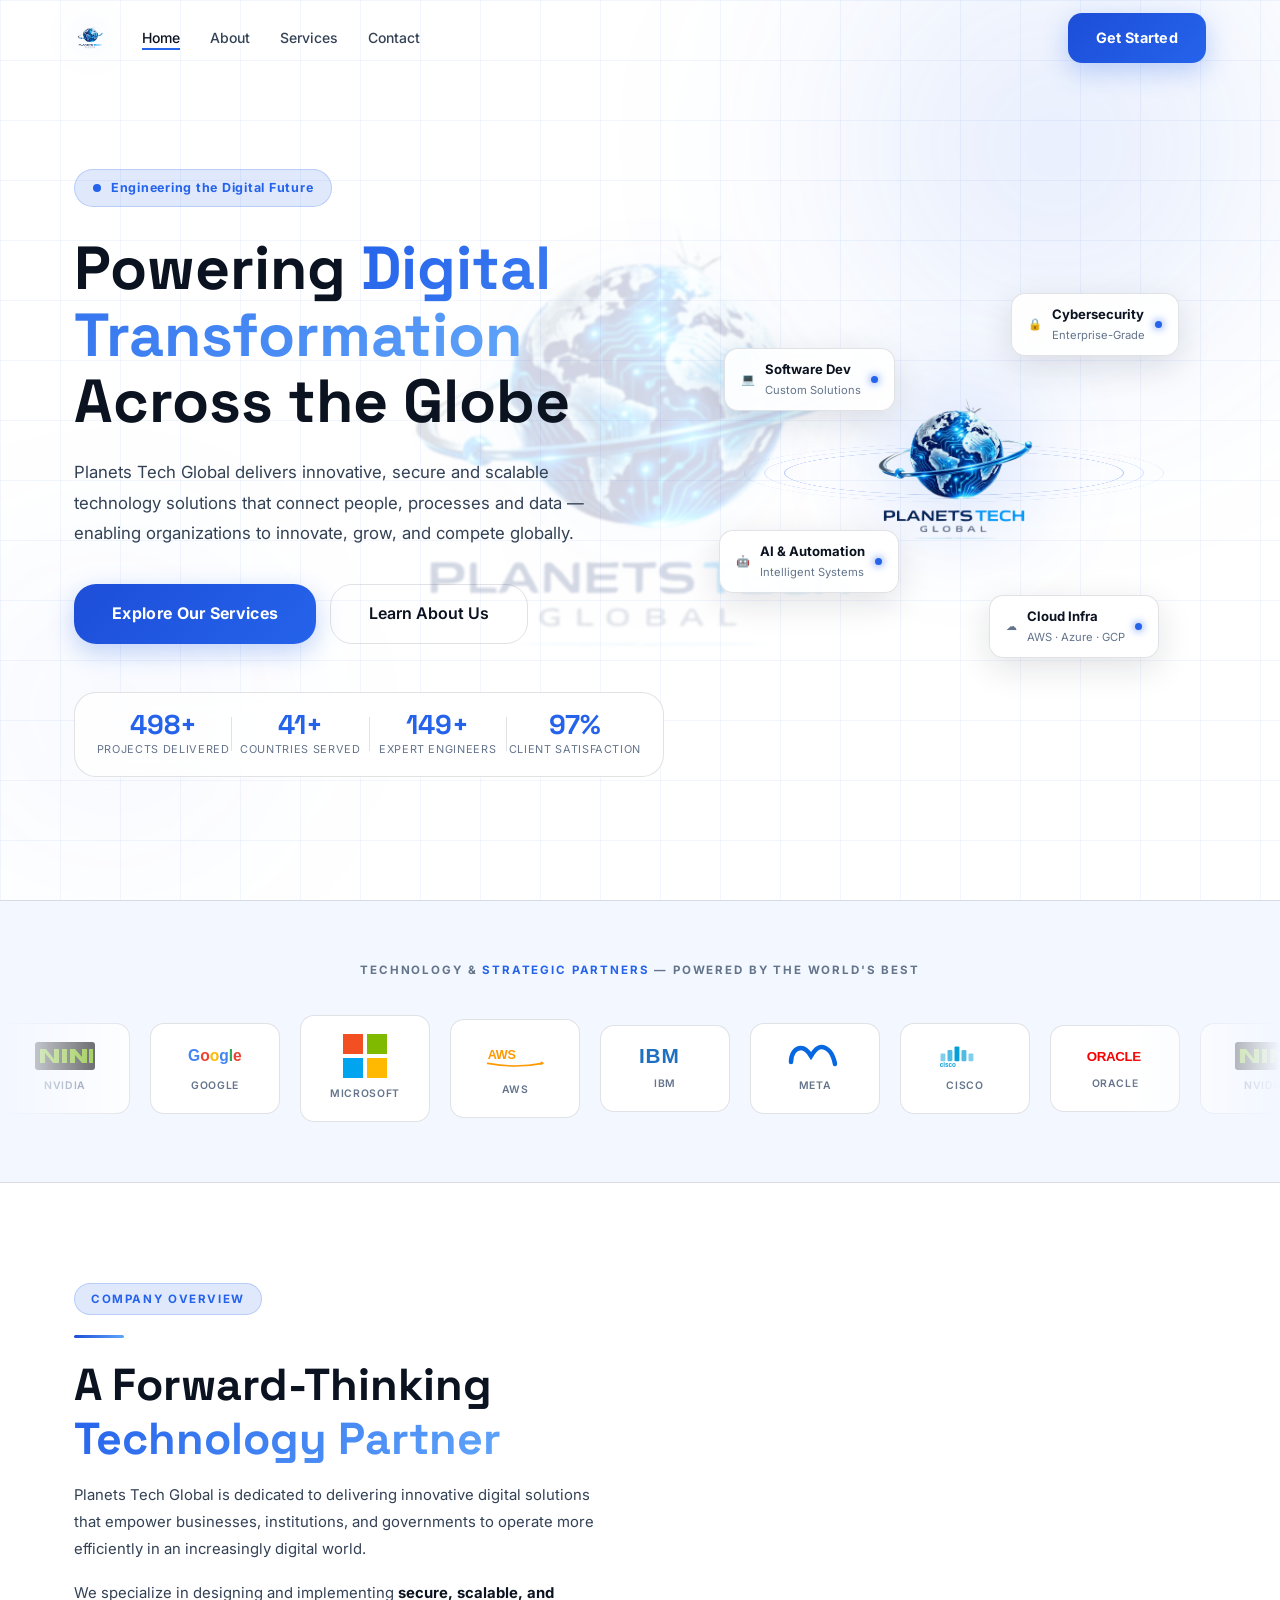
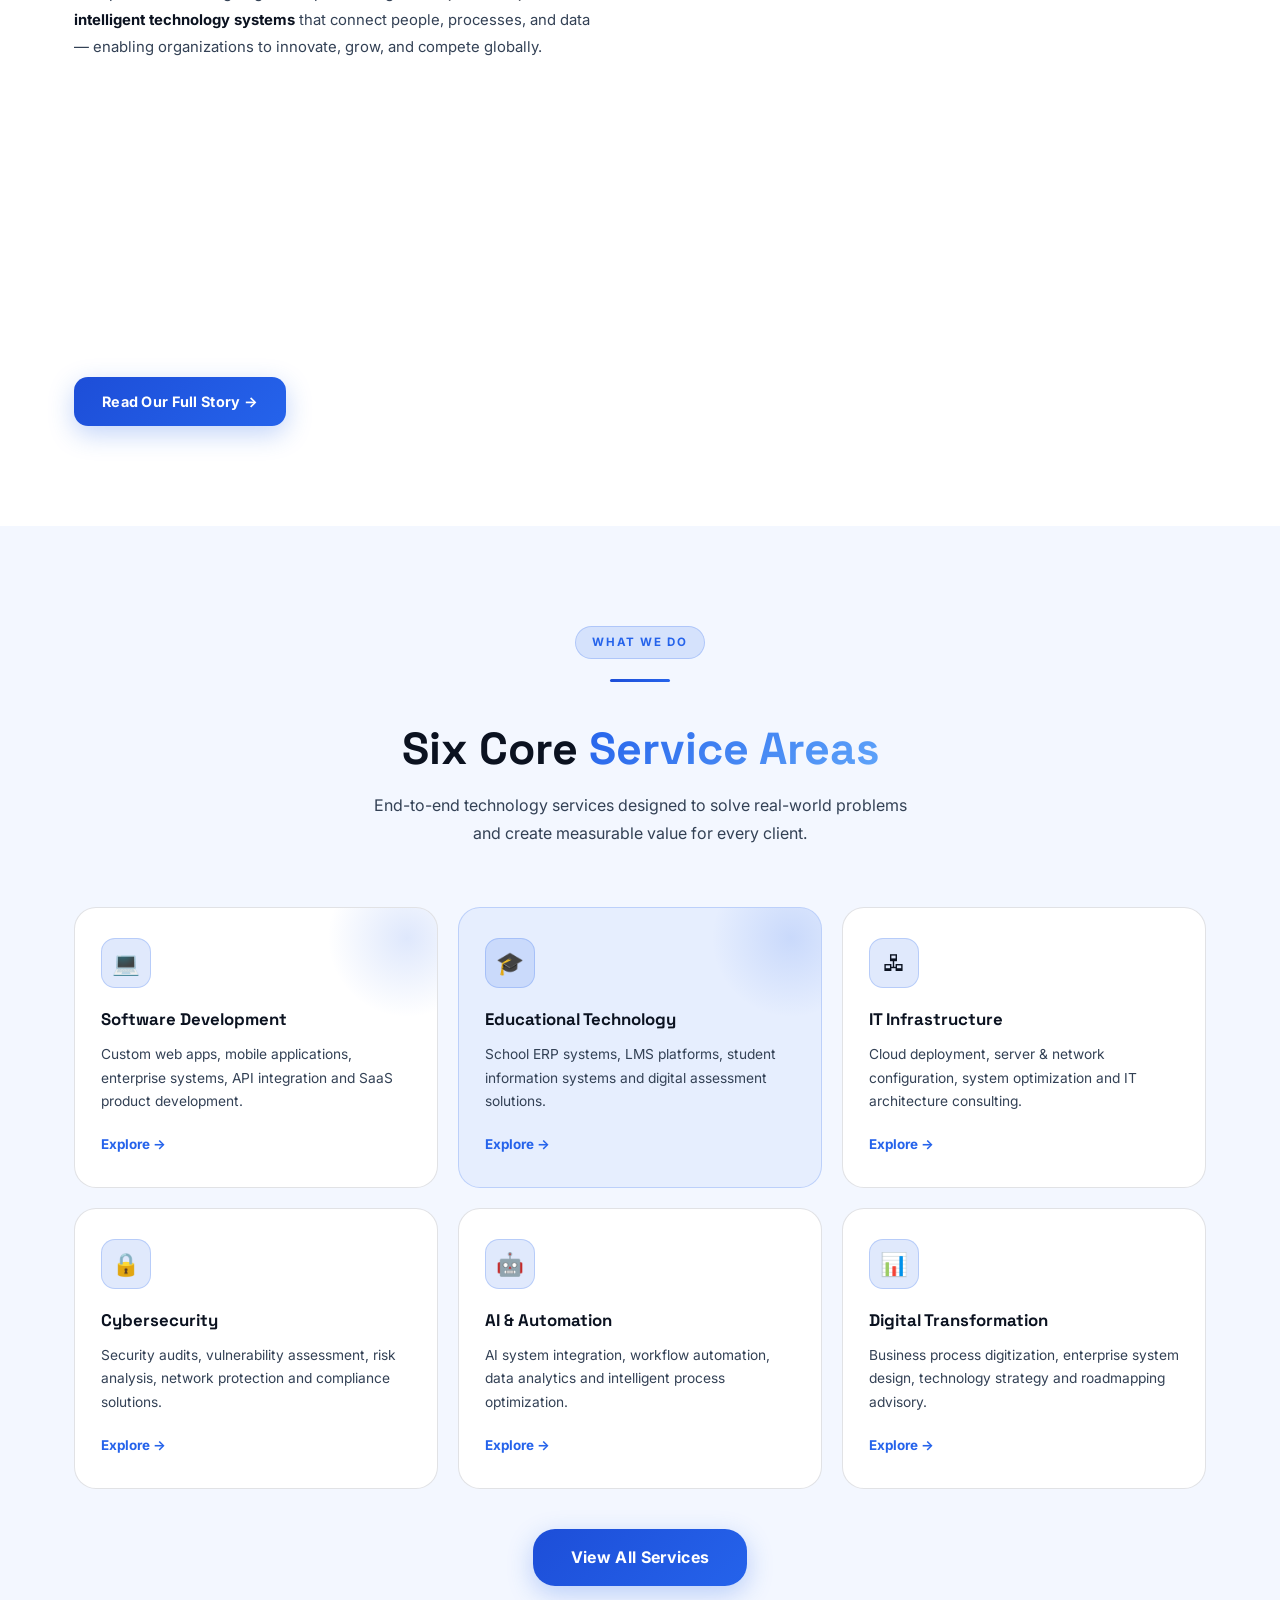
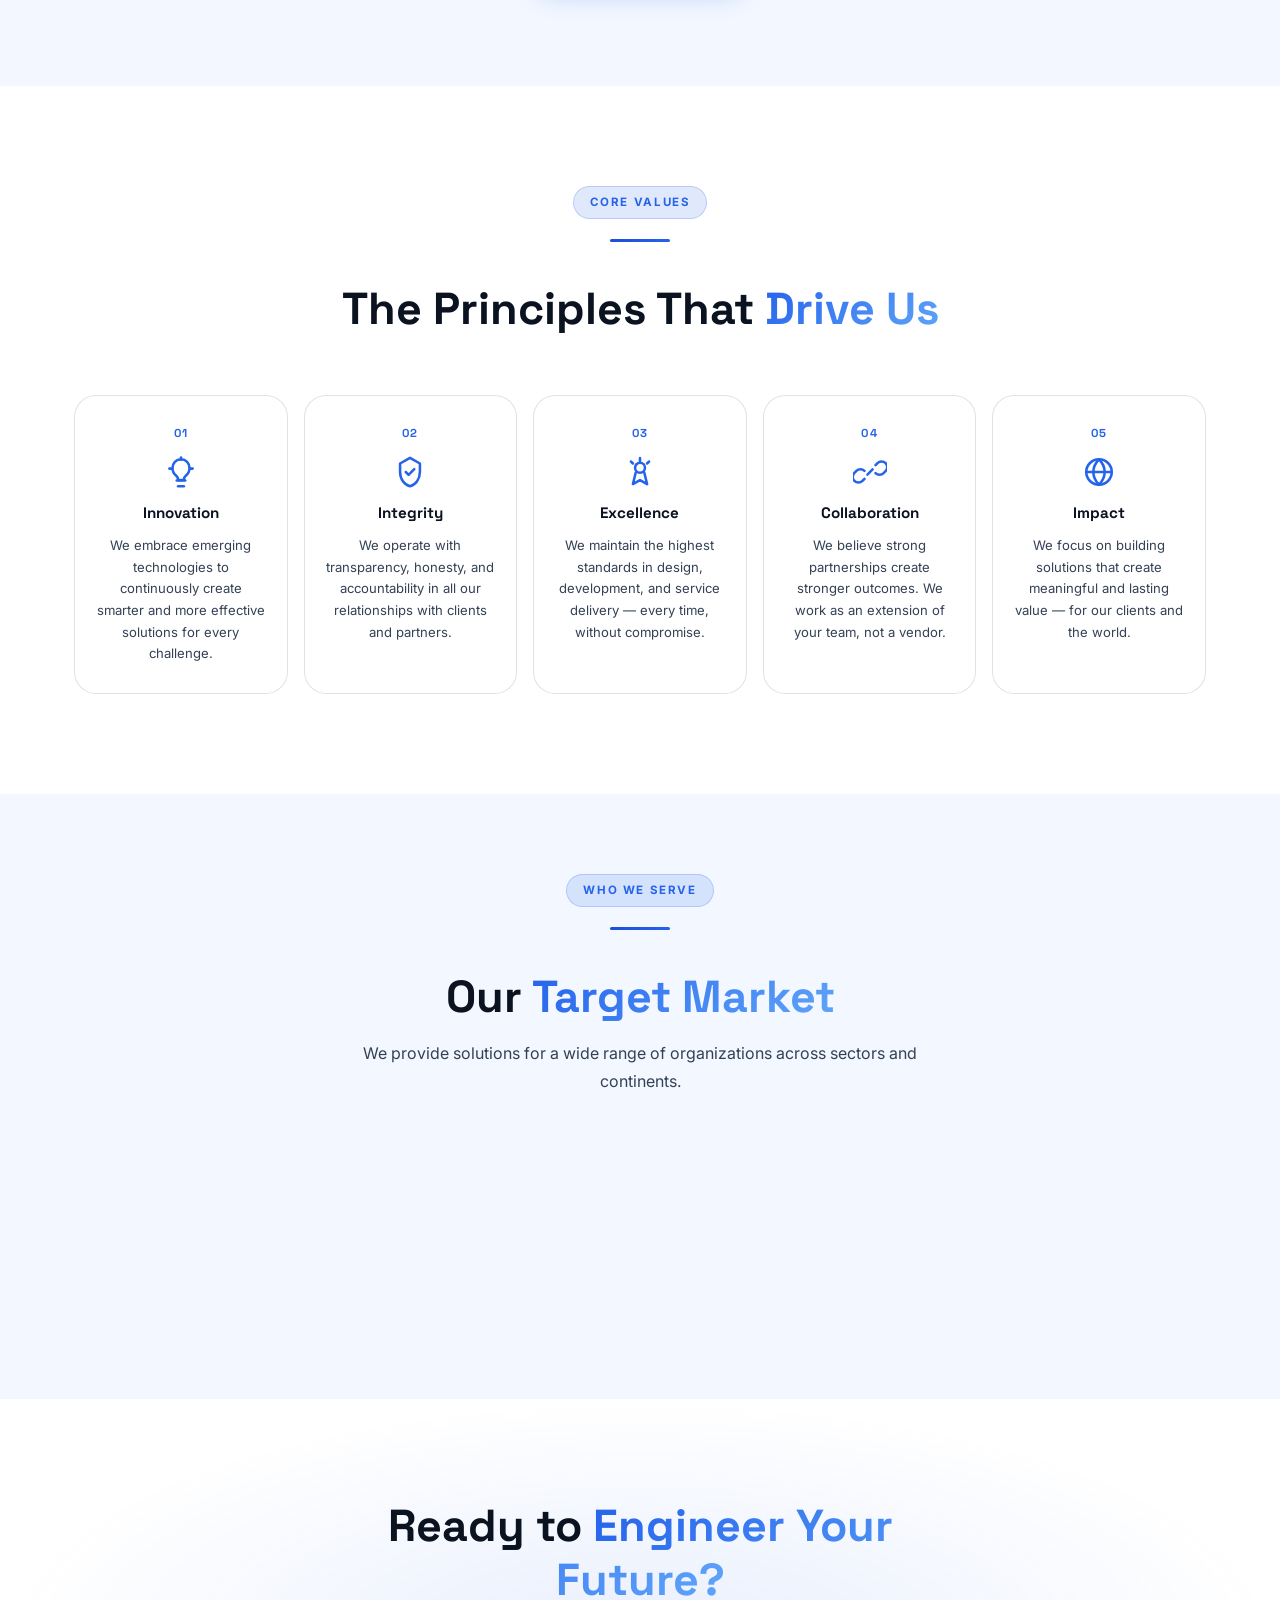
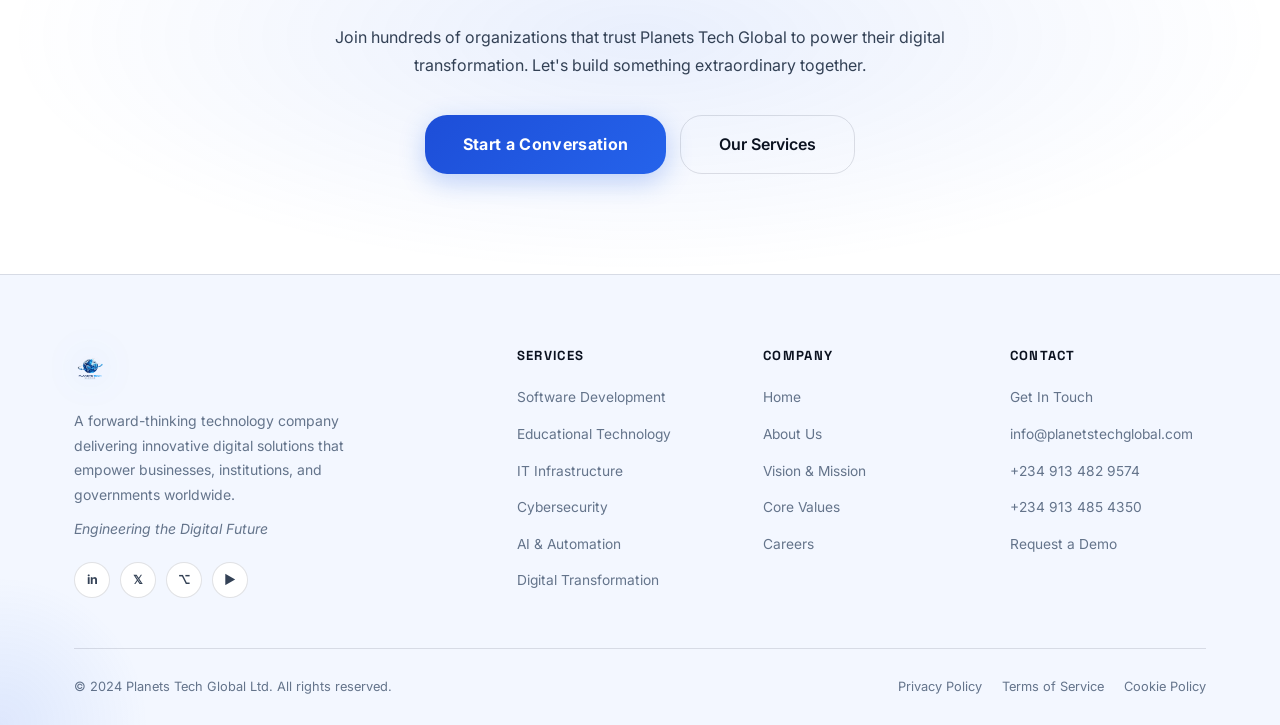
<file: index.html>
<!DOCTYPE html>
<html lang="en">
<head>
  <meta charset="UTF-8"/>
  <meta name="viewport" content="width=device-width, initial-scale=1.0"/>
  <title>Planets Tech Global — Engineering the Digital Future</title>
  <meta name="description" content="Planets Tech Global delivers innovative digital solutions empowering businesses, institutions, and governments to operate efficiently in a digital world."/>
  <link rel="icon" href="assets/background_removal.png" type="image/png"/>
  <link rel="stylesheet" href="style.css"/>
  <link rel="stylesheet" href="home.css"/>
</head>
<body>
<div class="bg-grid"></div>

<!-- Animated background logo layers -->
<div class="bg-logo-wrap" aria-hidden="true">
  <img src="assets/background_removal.png" alt="" class="bg-logo"/>
</div>

<!-- ===== NAVBAR ===== -->
<nav class="navbar" id="navbar">
  <div class="nav-inner">
    <a href="index.html" class="nav-logo">
      <img src="assets/background_removal.png" alt="Planets Tech Global Logo"/>
    </a>
    <ul class="nav-links" id="nav-links">
      <li><a href="index.html"    class="nav-link">Home</a></li>
      <li><a href="about.html"    class="nav-link">About</a></li>
      <li><a href="services.html" class="nav-link">Services</a></li>
      <li><a href="contact.html"  class="nav-link">Contact</a></li>
    </ul>
    <div class="nav-cta">
      <a href="contact.html" class="btn-primary" id="nav-cta-btn">Get Started</a>
      <button class="hamburger" id="hamburger" aria-label="Toggle menu">
        <span></span><span></span><span></span>
      </button>
    </div>
  </div>
</nav>

<!-- ===== HERO ===== -->
<section class="hero" id="hero">
  <div class="hero-orb hero-orb-1"></div>
  <div class="hero-orb hero-orb-2"></div>
  <div class="container hero-inner">
    <div class="hero-content">
      <div class="hero-badge">
        <span class="badge-dot"></span>
        Engineering the Digital Future
      </div>
      <h1 class="hero-title">
        Powering <span class="gradient-text">Digital Transformation</span><br/>
        Across the Globe
      </h1>
      <p class="hero-subtitle">
        Planets Tech Global delivers innovative, secure and scalable technology solutions that connect people, processes and data — enabling organizations to innovate, grow, and compete globally.
      </p>
      <div class="hero-actions">
        <a href="services.html" class="btn-primary btn-lg" id="hero-services-btn">Explore Our Services</a>
        <a href="about.html"    class="btn-outline btn-lg" id="hero-about-btn">Learn About Us</a>
      </div>
      <div class="hero-stats">
        <div class="hero-stat">
          <span class="stat-val"><span data-count="500">0</span>+</span>
          <span class="stat-lbl">Projects Delivered</span>
        </div>
        <div class="stat-sep"></div>
        <div class="hero-stat">
          <span class="stat-val"><span data-count="42">0</span>+</span>
          <span class="stat-lbl">Countries Served</span>
        </div>
        <div class="stat-sep"></div>
        <div class="hero-stat">
          <span class="stat-val"><span data-count="150">0</span>+</span>
          <span class="stat-lbl">Expert Engineers</span>
        </div>
        <div class="stat-sep"></div>
        <div class="hero-stat">
          <span class="stat-val"><span data-count="98">0</span>%</span>
          <span class="stat-lbl">Client Satisfaction</span>
        </div>
      </div>
    </div>
    <div class="hero-visual">
      <div class="globe-wrap">
        <img src="assets/background_removal.png" alt="Planets Tech Globe" class="hero-globe" id="hero-globe"/>
        <div class="orbit orbit-1"></div>
        <div class="orbit orbit-2"></div>
        <div class="orbit orbit-3"></div>
        <div class="float-card fc-1">
          <span class="fc-icon">🔒</span>
          <div><strong>Cybersecurity</strong><span>Enterprise-Grade</span></div>
          <span class="fc-dot"></span>
        </div>
        <div class="float-card fc-2">
          <span class="fc-icon">🤖</span>
          <div><strong>AI & Automation</strong><span>Intelligent Systems</span></div>
          <span class="fc-dot"></span>
        </div>
        <div class="float-card fc-3">
          <span class="fc-icon">☁</span>
          <div><strong>Cloud Infra</strong><span>AWS · Azure · GCP</span></div>
          <span class="fc-dot"></span>
        </div>
        <div class="float-card fc-4">
          <span class="fc-icon">💻</span>
          <div><strong>Software Dev</strong><span>Custom Solutions</span></div>
          <span class="fc-dot"></span>
        </div>
      </div>
    </div>
  </div>
</section>


<!-- ===== TECHNOLOGY PARTNERS ===== -->
<section class="partners" id="partners">
  <div class="partners-lbl">Technology &amp; <span>Strategic Partners</span> — Powered by the World's Best</div>
  <div class="partners-track-wrap">
    <div class="partners-track">

      <!-- ── SET 1 ── -->
      <div class="partner-logo">
        <svg width="60" height="28" viewBox="0 0 120 56" fill="none"><rect width="120" height="56" rx="6" fill="#1a1a1a"/><polygon points="10,14 10,42 20,42 20,22 36,42 48,42 48,14 38,14 38,34 22,14" fill="#76b900"/><rect x="54" y="14" width="10" height="28" fill="#76b900"/><polygon points="70,14 70,42 80,42 80,26 94,42 104,42 104,14 94,14 94,30 80,14" fill="#76b900"/><rect x="108" y="14" width="8" height="28" fill="#76b900"/></svg>
        <span class="partner-name">NVIDIA</span>
      </div>
      <div class="partner-logo">
        <svg width="60" height="28" viewBox="0 0 200 80" fill="none"><text x="10" y="58" font-family="Arial,sans-serif" font-size="52" font-weight="700"><tspan fill="#4285F4">G</tspan><tspan fill="#EA4335">o</tspan><tspan fill="#FBBC05">o</tspan><tspan fill="#4285F4">g</tspan><tspan fill="#34A853">l</tspan><tspan fill="#EA4335">e</tspan></text></svg>
        <span class="partner-name">Google</span>
      </div>
      <div class="partner-logo">
        <svg width="44" height="44" viewBox="0 0 44 44" fill="none"><rect x="0" y="0" width="20" height="20" fill="#F25022"/><rect x="24" y="0" width="20" height="20" fill="#7FBA00"/><rect x="0" y="24" width="20" height="20" fill="#00A4EF"/><rect x="24" y="24" width="20" height="20" fill="#FFB900"/></svg>
        <span class="partner-name">Microsoft</span>
      </div>
      <div class="partner-logo">
        <svg width="60" height="36" viewBox="0 0 180 80" fill="none"><text x="8" y="50" font-family="Arial,sans-serif" font-size="38" font-weight="900" fill="#FF9900" letter-spacing="-1">AWS</text><path d="M8 62 Q90 78 172 62" stroke="#FF9900" stroke-width="5" fill="none" stroke-linecap="round"/><polygon points="168,56 178,62 165,68" fill="#FF9900"/></svg>
        <span class="partner-name">AWS</span>
      </div>
      <div class="partner-logo">
        <svg width="56" height="24" viewBox="0 0 140 60" fill="none"><text x="5" y="48" font-family="Arial,sans-serif" font-size="52" font-weight="900" fill="#1F70C1" letter-spacing="2">IBM</text></svg>
        <span class="partner-name">IBM</span>
      </div>
      <div class="partner-logo">
        <svg width="56" height="28" viewBox="0 0 56 28" fill="none"><path d="M4 20 C4 12 8 6 14 6 C18 6 21 9 24 14 C27 9 30 5 34 5 C41 5 46 12 48 22" stroke="url(#mg1)" stroke-width="4.5" fill="none" stroke-linecap="round"/><defs><linearGradient id="mg1" x1="4" y1="14" x2="48" y2="14"><stop offset="0%" stop-color="#0668E1"/><stop offset="100%" stop-color="#00B2FF"/></linearGradient></defs></svg>
        <span class="partner-name">Meta</span>
      </div>
      <div class="partner-logo">
        <svg width="56" height="28" viewBox="0 0 160 70" fill="none"><rect x="10" y="28" width="14" height="22" rx="3" fill="#049FD9" opacity="0.5"/><rect x="30" y="18" width="14" height="32" rx="3" fill="#049FD9" opacity="0.7"/><rect x="50" y="8" width="14" height="42" rx="3" fill="#049FD9"/><rect x="70" y="18" width="14" height="32" rx="3" fill="#049FD9" opacity="0.7"/><rect x="90" y="28" width="14" height="22" rx="3" fill="#049FD9" opacity="0.5"/><text x="8" y="66" font-family="Arial,sans-serif" font-size="18" font-weight="700" fill="#049FD9">cisco</text></svg>
        <span class="partner-name">Cisco</span>
      </div>
      <div class="partner-logo">
        <svg width="60" height="24" viewBox="0 0 180 60" fill="none"><text x="5" y="46" font-family="Arial,sans-serif" font-size="40" font-weight="700" fill="#F80000" letter-spacing="-1">ORACLE</text></svg>
        <span class="partner-name">Oracle</span>
      </div>

      <!-- ── SET 2 (duplicate for seamless loop) ── -->
      <div class="partner-logo">
        <svg width="60" height="28" viewBox="0 0 120 56" fill="none"><rect width="120" height="56" rx="6" fill="#1a1a1a"/><polygon points="10,14 10,42 20,42 20,22 36,42 48,42 48,14 38,14 38,34 22,14" fill="#76b900"/><rect x="54" y="14" width="10" height="28" fill="#76b900"/><polygon points="70,14 70,42 80,42 80,26 94,42 104,42 104,14 94,14 94,30 80,14" fill="#76b900"/><rect x="108" y="14" width="8" height="28" fill="#76b900"/></svg>
        <span class="partner-name">NVIDIA</span>
      </div>
      <div class="partner-logo">
        <svg width="60" height="28" viewBox="0 0 200 80" fill="none"><text x="10" y="58" font-family="Arial,sans-serif" font-size="52" font-weight="700"><tspan fill="#4285F4">G</tspan><tspan fill="#EA4335">o</tspan><tspan fill="#FBBC05">o</tspan><tspan fill="#4285F4">g</tspan><tspan fill="#34A853">l</tspan><tspan fill="#EA4335">e</tspan></text></svg>
        <span class="partner-name">Google</span>
      </div>
      <div class="partner-logo">
        <svg width="44" height="44" viewBox="0 0 44 44" fill="none"><rect x="0" y="0" width="20" height="20" fill="#F25022"/><rect x="24" y="0" width="20" height="20" fill="#7FBA00"/><rect x="0" y="24" width="20" height="20" fill="#00A4EF"/><rect x="24" y="24" width="20" height="20" fill="#FFB900"/></svg>
        <span class="partner-name">Microsoft</span>
      </div>
      <div class="partner-logo">
        <svg width="60" height="36" viewBox="0 0 180 80" fill="none"><text x="8" y="50" font-family="Arial,sans-serif" font-size="38" font-weight="900" fill="#FF9900" letter-spacing="-1">AWS</text><path d="M8 62 Q90 78 172 62" stroke="#FF9900" stroke-width="5" fill="none" stroke-linecap="round"/><polygon points="168,56 178,62 165,68" fill="#FF9900"/></svg>
        <span class="partner-name">AWS</span>
      </div>
      <div class="partner-logo">
        <svg width="56" height="24" viewBox="0 0 140 60" fill="none"><text x="5" y="48" font-family="Arial,sans-serif" font-size="52" font-weight="900" fill="#1F70C1" letter-spacing="2">IBM</text></svg>
        <span class="partner-name">IBM</span>
      </div>
      <div class="partner-logo">
        <svg width="56" height="28" viewBox="0 0 56 28" fill="none"><path d="M4 20 C4 12 8 6 14 6 C18 6 21 9 24 14 C27 9 30 5 34 5 C41 5 46 12 48 22" stroke="url(#mg2)" stroke-width="4.5" fill="none" stroke-linecap="round"/><defs><linearGradient id="mg2" x1="4" y1="14" x2="48" y2="14"><stop offset="0%" stop-color="#0668E1"/><stop offset="100%" stop-color="#00B2FF"/></linearGradient></defs></svg>
        <span class="partner-name">Meta</span>
      </div>
      <div class="partner-logo">
        <svg width="56" height="28" viewBox="0 0 160 70" fill="none"><rect x="10" y="28" width="14" height="22" rx="3" fill="#049FD9" opacity="0.5"/><rect x="30" y="18" width="14" height="32" rx="3" fill="#049FD9" opacity="0.7"/><rect x="50" y="8" width="14" height="42" rx="3" fill="#049FD9"/><rect x="70" y="18" width="14" height="32" rx="3" fill="#049FD9" opacity="0.7"/><rect x="90" y="28" width="14" height="22" rx="3" fill="#049FD9" opacity="0.5"/><text x="8" y="66" font-family="Arial,sans-serif" font-size="18" font-weight="700" fill="#049FD9">cisco</text></svg>
        <span class="partner-name">Cisco</span>
      </div>
      <div class="partner-logo">
        <svg width="60" height="24" viewBox="0 0 180 60" fill="none"><text x="5" y="46" font-family="Arial,sans-serif" font-size="40" font-weight="700" fill="#F80000" letter-spacing="-1">ORACLE</text></svg>
        <span class="partner-name">Oracle</span>
      </div>

    </div><!-- /partners-track -->
  </div><!-- /partners-track-wrap -->
</section>

<!-- ===== OVERVIEW ===== -->
<section class="overview" id="overview">
  <div class="container">
    <div class="overview-inner">
      <div class="overview-text">
        <span class="section-tag">Company Overview</span>
        <div class="red-line"></div>
        <h2 class="section-title">A Forward-Thinking<br/><span class="gradient-text">Technology Partner</span></h2>
        <p class="overview-desc">Planets Tech Global is dedicated to delivering innovative digital solutions that empower businesses, institutions, and governments to operate more efficiently in an increasingly digital world.</p>
        <p class="overview-desc">We specialize in designing and implementing <strong>secure, scalable, and intelligent technology systems</strong> that connect people, processes, and data — enabling organizations to innovate, grow, and compete globally.</p>
        <div class="overview-beliefs">
          <div class="belief-item reveal">
            <div class="belief-icon">⚡</div>
            <div>
              <strong>Simplify Complex Operations</strong>
              <span>We reduce friction and streamline every workflow</span>
            </div>
          </div>
          <div class="belief-item reveal">
            <div class="belief-icon">📈</div>
            <div>
              <strong>Accelerate Organizational Growth</strong>
              <span>Technology that drives measurable business outcomes</span>
            </div>
          </div>
          <div class="belief-item reveal">
            <div class="belief-icon">🔒</div>
            <div>
              <strong>Strengthen Security & Reliability</strong>
              <span>Enterprise-grade protection for your digital assets</span>
            </div>
          </div>
          <div class="belief-item reveal">
            <div class="belief-icon">🌍</div>
            <div>
              <strong>Enable Sustainable Global Innovation</strong>
              <span>Future-ready solutions built to last and scale</span>
            </div>
          </div>
        </div>
        <a href="about.html" class="btn-primary" id="overview-more-btn">Read Our Full Story →</a>
      </div>
      <div class="overview-visual">
        <div class="usp-card reveal">
          <div class="usp-top">
            <span class="usp-tag">Our USP</span>
          </div>
          <p class="usp-quote">"We don't simply build software — we design scalable digital ecosystems that empower organizations to grow."</p>
          <div class="usp-divider"></div>
          <p class="usp-sub">Combining international technology standards with agile development practices to deliver high-performance digital solutions tailored for both local and global markets.</p>
        </div>
        <div class="vm-cards">
          <div class="vm-card reveal">
            <span class="vm-icon">🎯</span>
            <h4>Our Vision</h4>
            <p>To become a globally recognized technology leader delivering intelligent, scalable, and transformative digital solutions.</p>
          </div>
          <div class="vm-card reveal">
            <span class="vm-icon">🚀</span>
            <h4>Our Mission</h4>
            <p>To empower organizations with innovative technology solutions that enhance efficiency, strengthen security, and unlock growth.</p>
          </div>
        </div>
      </div>
    </div>
  </div>
</section>

<!-- ===== SERVICES PREVIEW ===== -->
<section class="services-preview" id="services-preview">
  <div class="container">
    <div class="section-header">
      <span class="section-tag">What We Do</span>
      <div class="section-divider"></div>
      <h2 class="section-title">Six Core <span class="gradient-text">Service Areas</span></h2>
      <p class="section-subtitle">End-to-end technology services designed to solve real-world problems and create measurable value for every client.</p>
    </div>
    <div class="services-grid">
      <a href="services.html#software" class="svc-card tilt-card reveal" id="svc-software">
        <div class="svc-icon-wrap"><span class="svc-icon">💻</span></div>
        <h3>Software Development</h3>
        <p>Custom web apps, mobile applications, enterprise systems, API integration and SaaS product development.</p>
        <span class="svc-link">Explore →</span>
        <div class="svc-glow"></div>
      </a>
      <a href="services.html#edtech" class="svc-card tilt-card reveal featured-svc" id="svc-edtech">
        <div class="svc-icon-wrap"><span class="svc-icon">🎓</span></div>
        <h3>Educational Technology</h3>
        <p>School ERP systems, LMS platforms, student information systems and digital assessment solutions.</p>
        <span class="svc-link">Explore →</span>
        <div class="svc-glow"></div>
      </a>
      <a href="services.html#infra" class="svc-card tilt-card reveal" id="svc-infra">
        <div class="svc-icon-wrap"><span class="svc-icon">🖧</span></div>
        <h3>IT Infrastructure</h3>
        <p>Cloud deployment, server & network configuration, system optimization and IT architecture consulting.</p>
        <span class="svc-link">Explore →</span>
      </a>
      <a href="services.html#security" class="svc-card tilt-card reveal" id="svc-security">
        <div class="svc-icon-wrap"><span class="svc-icon">🔒</span></div>
        <h3>Cybersecurity</h3>
        <p>Security audits, vulnerability assessment, risk analysis, network protection and compliance solutions.</p>
        <span class="svc-link">Explore →</span>
      </a>
      <a href="services.html#ai" class="svc-card tilt-card reveal" id="svc-ai">
        <div class="svc-icon-wrap"><span class="svc-icon">🤖</span></div>
        <h3>AI & Automation</h3>
        <p>AI system integration, workflow automation, data analytics and intelligent process optimization.</p>
        <span class="svc-link">Explore →</span>
      </a>
      <a href="services.html#consulting" class="svc-card tilt-card reveal" id="svc-consulting">
        <div class="svc-icon-wrap"><span class="svc-icon">📊</span></div>
        <h3>Digital Transformation</h3>
        <p>Business process digitization, enterprise system design, technology strategy and roadmapping advisory.</p>
        <span class="svc-link">Explore →</span>
      </a>
    </div>
    <div class="services-cta">
      <a href="services.html" class="btn-primary btn-lg" id="all-services-btn">View All Services</a>
    </div>
  </div>
</section>

<!-- ===== CORE VALUES ===== -->
<section class="values" id="values">
  <div class="container">
    <div class="section-header">
      <span class="section-tag">Core Values</span>
      <div class="section-divider"></div>
      <h2 class="section-title">The Principles That <span class="gradient-text">Drive Us</span></h2>
    </div>
    <div class="values-grid">
      <div class="value-card tilt-card reveal" id="val-innovation">
        <div class="value-num">01</div>
        <div class="value-icon">
          <svg class="ptg-icon" viewBox="0 0 24 24" aria-hidden="true" focusable="false">
            <path d="M9 18h6"></path>
            <path d="M10 22h4"></path>
            <path d="M8.5 14.5c-1.6-1.3-2.5-3.2-2.5-5.3A6 6 0 0 1 12 3a6 6 0 0 1 6 6.2c0 2.1-.9 4-2.5 5.3-.9.8-1.5 1.9-1.5 3.1H10c0-1.2-.6-2.3-1.5-3.1z"></path>
            <path d="M12 1.8v1.6"></path>
            <path d="M20.2 9.6h-1.6"></path>
            <path d="M5.4 9.6H3.8"></path>
          </svg>
        </div>
        <h3>Innovation</h3>
        <p>We embrace emerging technologies to continuously create smarter and more effective solutions for every challenge.</p>
      </div>
      <div class="value-card tilt-card reveal" id="val-integrity">
        <div class="value-num">02</div>
        <div class="value-icon">
          <svg class="ptg-icon" viewBox="0 0 24 24" aria-hidden="true" focusable="false">
            <path d="M12 2l7 4v6c0 5-3 9-7 10-4-1-7-5-7-10V6l7-4z"></path>
            <path d="M9 12l2 2 4-4"></path>
          </svg>
        </div>
        <h3>Integrity</h3>
        <p>We operate with transparency, honesty, and accountability in all our relationships with clients and partners.</p>
      </div>
      <div class="value-card tilt-card reveal" id="val-excellence">
        <div class="value-num">03</div>
        <div class="value-icon">
          <svg class="ptg-icon" viewBox="0 0 24 24" aria-hidden="true" focusable="false">
            <circle cx="12" cy="9" r="3.5"></circle>
            <path d="M9 12.4l-2 8.1 5-2.8 5 2.8-2-8.1"></path>
            <path d="M12 2.2v2"></path>
            <path d="M18.4 4.6l-1.4 1.4"></path>
            <path d="M5.6 4.6L7 6"></path>
          </svg>
        </div>
        <h3>Excellence</h3>
        <p>We maintain the highest standards in design, development, and service delivery — every time, without compromise.</p>
      </div>
      <div class="value-card tilt-card reveal" id="val-collab">
        <div class="value-num">04</div>
        <div class="value-icon">
          <svg class="ptg-icon" viewBox="0 0 24 24" aria-hidden="true" focusable="false">
            <path d="M10.2 13.8l3.6-3.6"></path>
            <path d="M8.1 16.9l-1.4 1.4a4 4 0 0 1-5.7-5.7l1.4-1.4a4 4 0 0 1 5.7 0"></path>
            <path d="M15.9 7.1l1.4-1.4a4 4 0 0 1 5.7 5.7l-1.4 1.4a4 4 0 0 1-5.7 0"></path>
          </svg>
        </div>
        <h3>Collaboration</h3>
        <p>We believe strong partnerships create stronger outcomes. We work as an extension of your team, not a vendor.</p>
      </div>
      <div class="value-card tilt-card reveal" id="val-impact">
        <div class="value-num">05</div>
        <div class="value-icon">
          <svg class="ptg-icon" viewBox="0 0 24 24" aria-hidden="true" focusable="false">
            <circle cx="12" cy="12" r="9"></circle>
            <path d="M3 12h18"></path>
            <path d="M12 3c2.6 2.7 4 6 4 9s-1.4 6.3-4 9c-2.6-2.7-4-6-4-9s1.4-6.3 4-9z"></path>
          </svg>
        </div>
        <h3>Impact</h3>
        <p>We focus on building solutions that create meaningful and lasting value — for our clients and the world.</p>
      </div>
    </div>
  </div>
</section>

<!-- ===== TARGET MARKET ===== -->
<section class="markets" id="markets">
  <div class="container">
    <div class="section-header">
      <span class="section-tag">Who We Serve</span>
      <div class="section-divider"></div>
      <h2 class="section-title">Our <span class="gradient-text">Target Market</span></h2>
      <p class="section-subtitle">We provide solutions for a wide range of organizations across sectors and continents.</p>
    </div>
    <div class="markets-grid">
      <div class="market-item reveal" id="mkt-sme">
        <span class="mkt-icon">
          <svg class="ptg-icon" viewBox="0 0 24 24" aria-hidden="true" focusable="false">
            <path d="M9 7V5h6v2"></path>
            <rect x="4" y="7" width="16" height="13" rx="2"></rect>
            <path d="M4 12h16"></path>
          </svg>
        </span>
        <span>Small &amp; Medium Enterprises</span>
      </div>
      <div class="market-item reveal" id="mkt-corp">
        <span class="mkt-icon">
          <svg class="ptg-icon" viewBox="0 0 24 24" aria-hidden="true" focusable="false">
            <path d="M7 21V3h10v18"></path>
            <path d="M10 7h1"></path>
            <path d="M13 7h1"></path>
            <path d="M10 11h1"></path>
            <path d="M13 11h1"></path>
            <path d="M10 15h1"></path>
            <path d="M13 15h1"></path>
          </svg>
        </span>
        <span>Large Corporations</span>
      </div>
      <div class="market-item reveal" id="mkt-gov">
        <span class="mkt-icon">
          <svg class="ptg-icon" viewBox="0 0 24 24" aria-hidden="true" focusable="false">
            <path d="M4 9l8-5 8 5"></path>
            <path d="M5 10h14"></path>
            <path d="M6.5 10v9"></path>
            <path d="M10 10v9"></path>
            <path d="M14 10v9"></path>
            <path d="M17.5 10v9"></path>
            <path d="M4.5 21h15"></path>
          </svg>
        </span>
        <span>Government Agencies</span>
      </div>
      <div class="market-item reveal" id="mkt-edu">
        <span class="mkt-icon">
          <svg class="ptg-icon" viewBox="0 0 24 24" aria-hidden="true" focusable="false">
            <path d="M12 6c-2-1-4.6-1-7 0v13c2.4-1 5-1 7 0"></path>
            <path d="M12 6c2-1 4.6-1 7 0v13c-2.4-1-5-1-7 0"></path>
            <path d="M12 6v13"></path>
          </svg>
        </span>
        <span>Educational Institutions</span>
      </div>
      <div class="market-item reveal" id="mkt-fin">
        <span class="mkt-icon">
          <svg class="ptg-icon" viewBox="0 0 24 24" aria-hidden="true" focusable="false">
            <rect x="3" y="6" width="18" height="12" rx="2"></rect>
            <path d="M3 10h18"></path>
            <path d="M7 15h4"></path>
          </svg>
        </span>
        <span>Financial Institutions</span>
      </div>
      <div class="market-item reveal" id="mkt-startup">
        <span class="mkt-icon">
          <svg class="ptg-icon" viewBox="0 0 24 24" aria-hidden="true" focusable="false">
            <path d="M14 4l6 6-7 7-6-6 7-7z"></path>
            <path d="M7 17l-2 5 5-2"></path>
            <path d="M11 7l6 6"></path>
          </svg>
        </span>
        <span>Technology Startups</span>
      </div>
    </div>
  </div>
</section>

<!-- ===== CTA ===== -->
<section class="home-cta" id="home-cta">
  <div class="home-cta-glow"></div>
  <div class="container">
    <div class="home-cta-inner">
      <h2 class="section-title">Ready to <span class="gradient-text">Engineer Your Future?</span></h2>
      <p>Join hundreds of organizations that trust Planets Tech Global to power their digital transformation. Let's build something extraordinary together.</p>
      <div class="cta-btns">
        <a href="contact.html" class="btn-primary btn-lg" id="cta-contact-btn">Start a Conversation</a>
        <a href="services.html" class="btn-outline btn-lg" id="cta-services-btn">Our Services</a>
      </div>
    </div>
  </div>
</section>

<!-- ===== FOOTER ===== -->
<footer class="footer" id="footer">
  <div class="container">
    <div class="footer-top">
      <div class="footer-brand">
        <a href="index.html" class="nav-logo">
          <img src="assets/background_removal.png" alt="Planets Tech Global"/>
        </a>
        <p>A forward-thinking technology company delivering innovative digital solutions that empower businesses, institutions, and governments worldwide.</p>
        <p class="footer-tagline">Engineering the Digital Future</p>
        <div class="footer-social">
          <a href="#" class="footer-social-icon" id="fs-linkedin" aria-label="LinkedIn">in</a>
          <a href="#" class="footer-social-icon" id="fs-twitter"  aria-label="Twitter">𝕏</a>
          <a href="#" class="footer-social-icon" id="fs-github"   aria-label="GitHub">⌥</a>
          <a href="#" class="footer-social-icon" id="fs-youtube"  aria-label="YouTube">▶</a>
        </div>
      </div>
      <div class="footer-col">
        <h4>Services</h4>
        <ul>
          <li><a href="services.html#software">Software Development</a></li>
          <li><a href="services.html#edtech">Educational Technology</a></li>
          <li><a href="services.html#infra">IT Infrastructure</a></li>
          <li><a href="services.html#security">Cybersecurity</a></li>
          <li><a href="services.html#ai">AI &amp; Automation</a></li>
          <li><a href="services.html#consulting">Digital Transformation</a></li>
        </ul>
      </div>
      <div class="footer-col">
        <h4>Company</h4>
        <ul>
          <li><a href="index.html">Home</a></li>
          <li><a href="about.html">About Us</a></li>
          <li><a href="about.html#vision">Vision &amp; Mission</a></li>
          <li><a href="about.html#values">Core Values</a></li>
          <li><a href="contact.html">Careers</a></li>
        </ul>
      </div>
      <div class="footer-col">
        <h4>Contact</h4>
        <ul>
          <li><a href="contact.html">Get In Touch</a></li>
          <li><a href="mailto:info@planetstechglobal.com">info@planetstechglobal.com</a></li>
          <li><a href="tel:+2349134829574">+234 913 482 9574</a></li>
          <li><a href="tel:+23491348534350">+234 913 485 4350</a></li>
          <li><a href="contact.html">Request a Demo</a></li>
        </ul>
      </div>
    </div>
    <div class="footer-bottom">
      <p>© 2024 Planets Tech Global Ltd. All rights reserved.</p>
      <div class="footer-legal">
        <a href="#">Privacy Policy</a>
        <a href="#">Terms of Service</a>
        <a href="#">Cookie Policy</a>
      </div>
    </div>
  </div>
</footer>

<script src="script.js"></script>
</body>
</html>
</file>
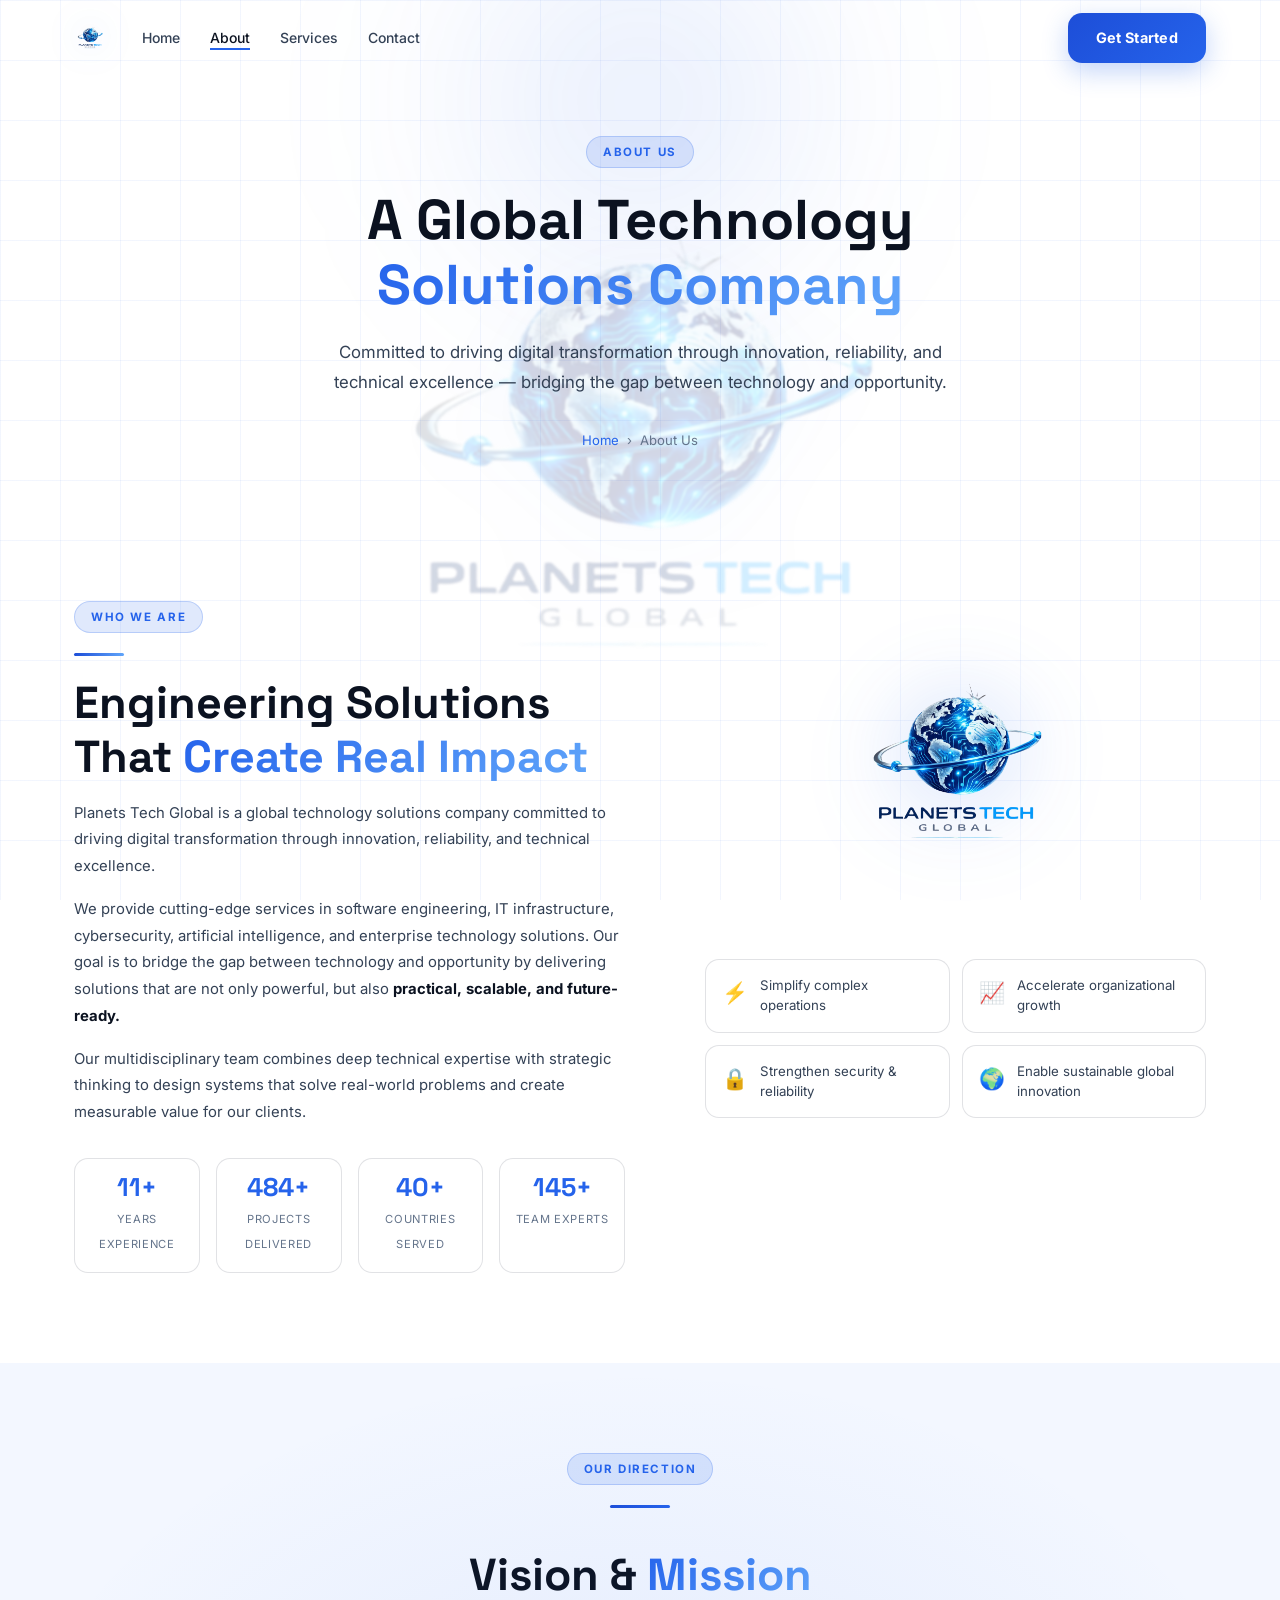
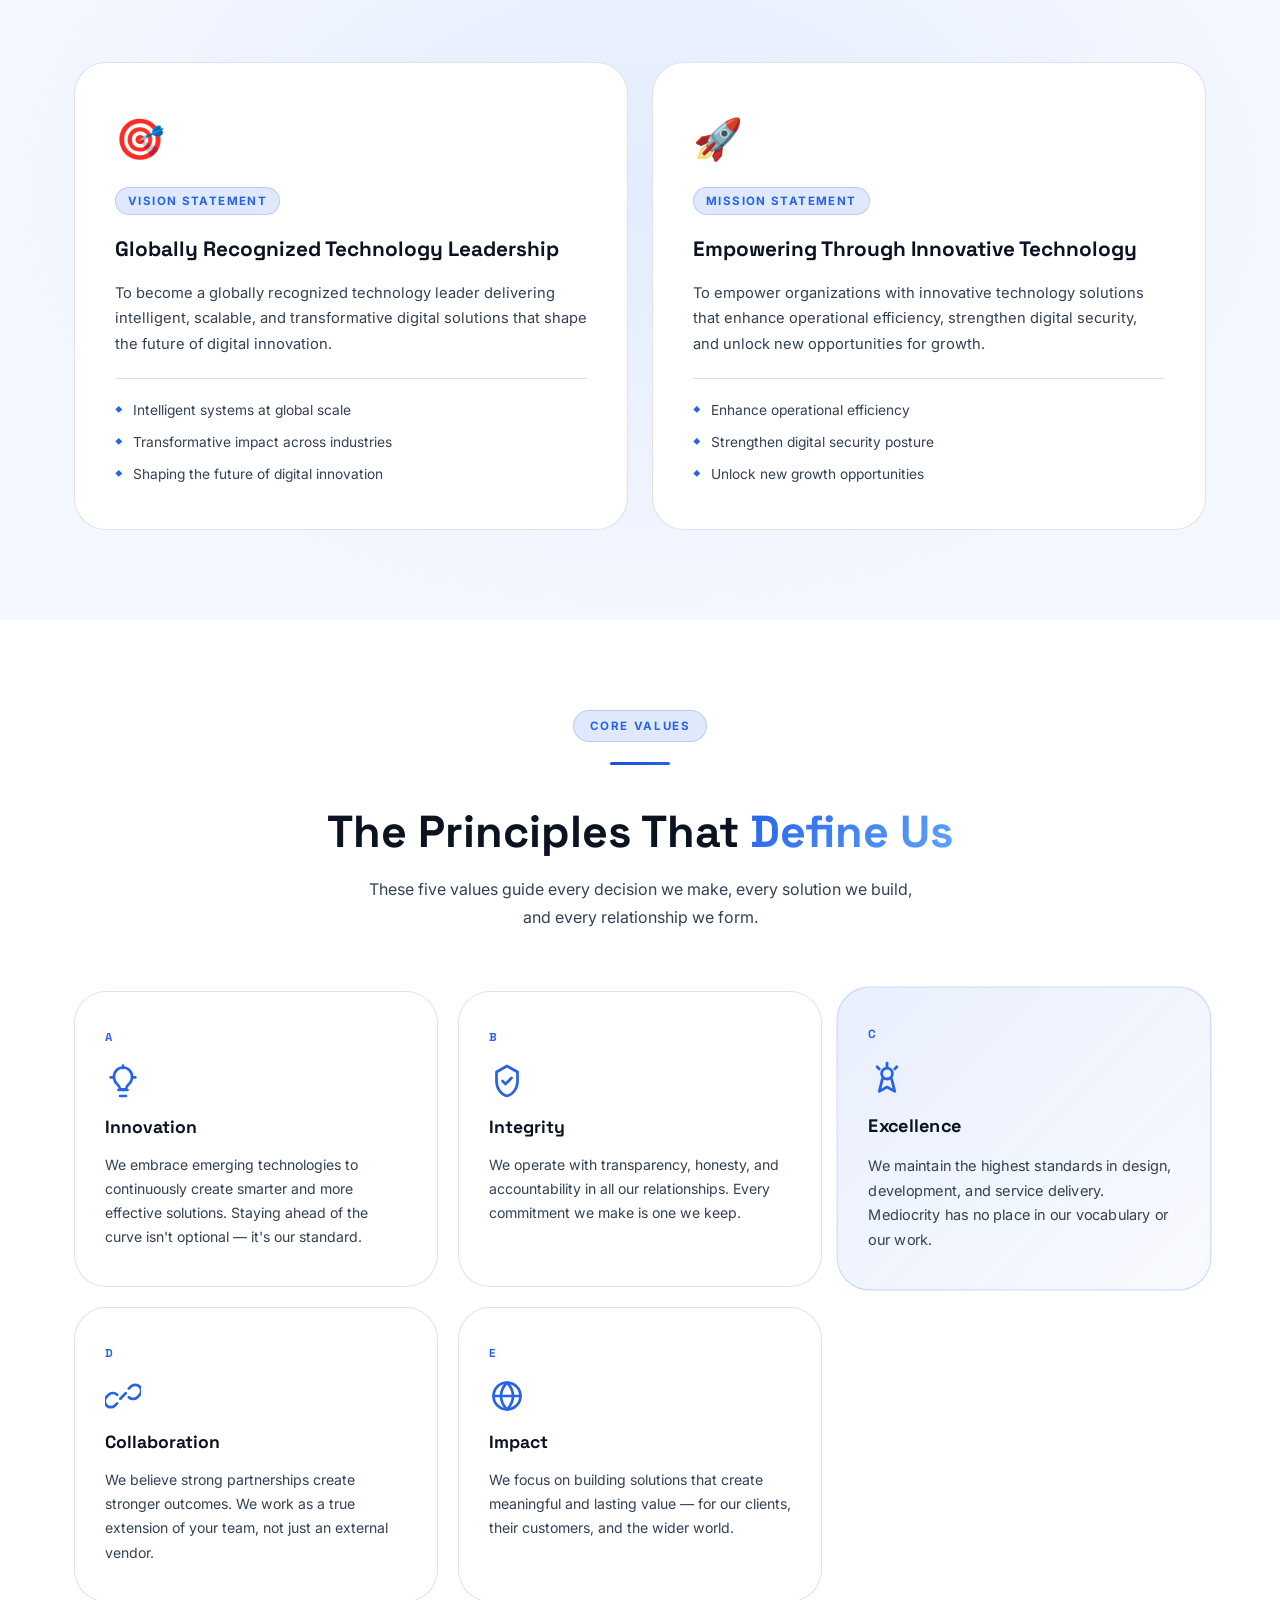
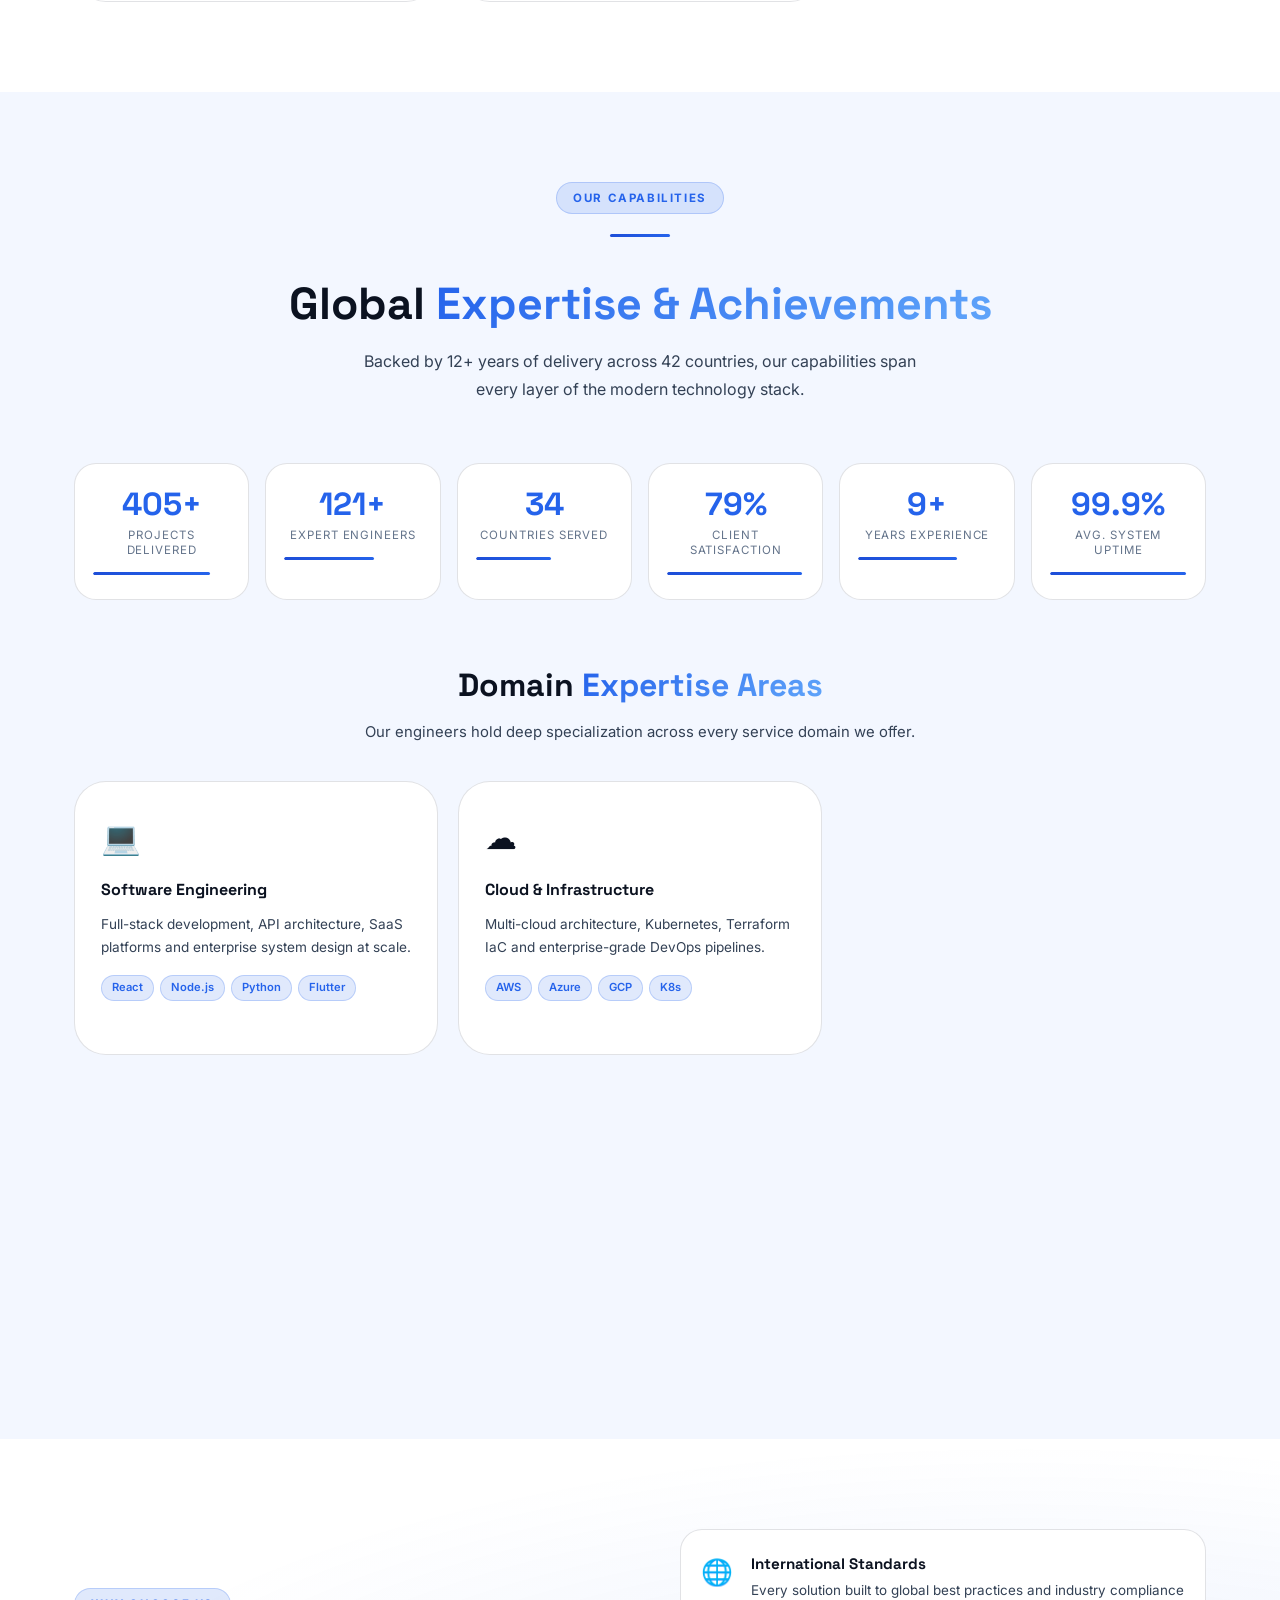
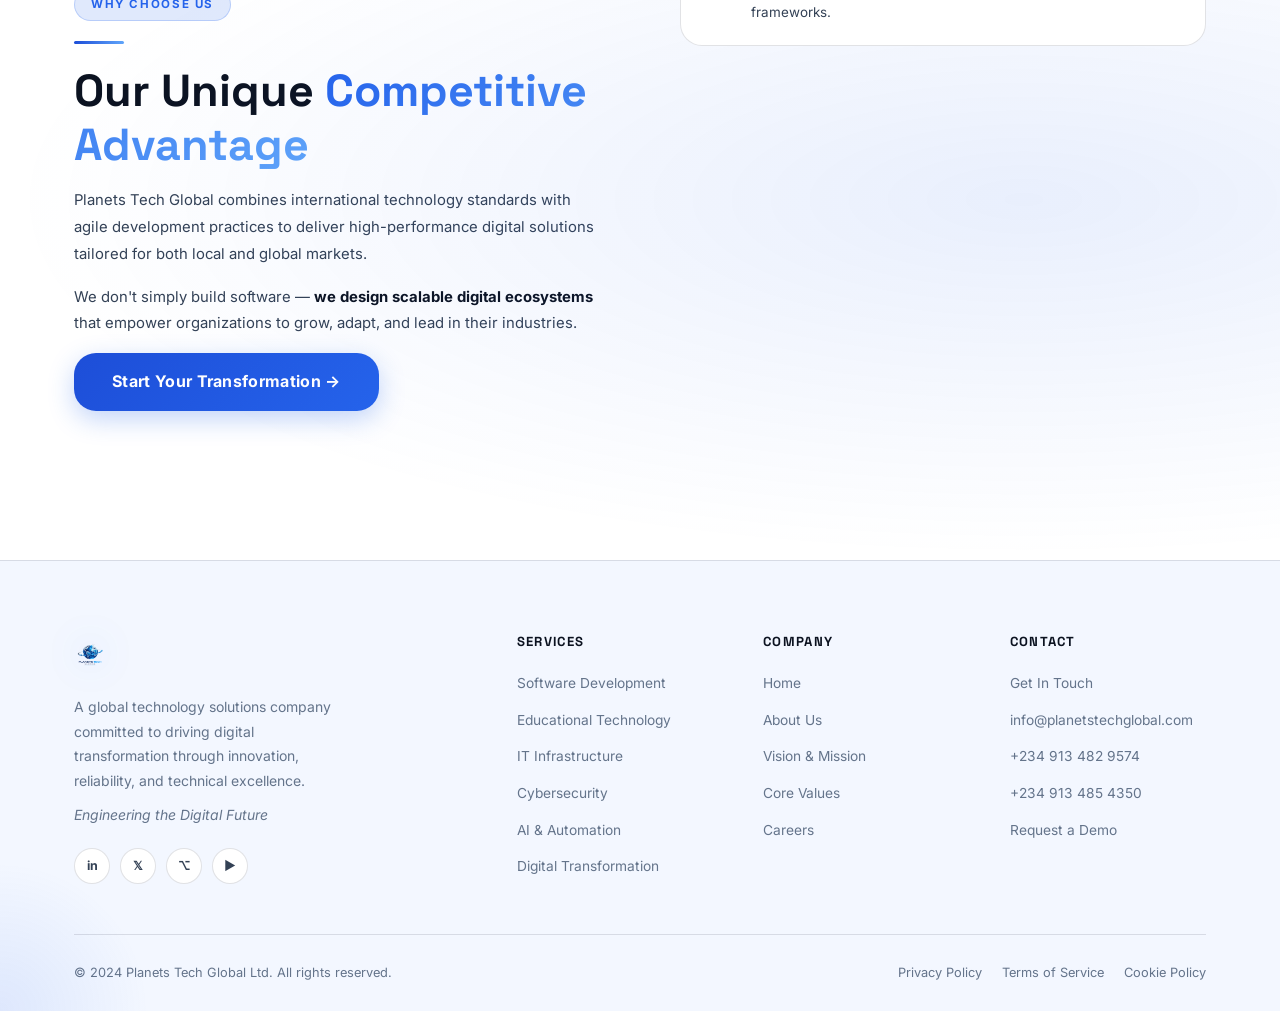
<file: about.html>
<!DOCTYPE html>
<html lang="en">
<head>
  <meta charset="UTF-8"/>
  <meta name="viewport" content="width=device-width, initial-scale=1.0"/>
  <title>About Us — Planets Tech Global</title>
  <meta name="description" content="Learn about Planets Tech Global — our story, vision, mission, core values and the expert team driving global digital transformation."/>
  <link rel="icon" href="assets/background_removal.png" type="image/png"/>
  <link rel="stylesheet" href="style.css"/>
  <link rel="stylesheet" href="home.css"/>
  <link rel="stylesheet" href="about.css"/>
</head>
<body>
<div class="bg-grid"></div>
<div class="bg-logo-wrap" aria-hidden="true">
  <img src="assets/background_removal.png" alt="" class="bg-logo"/>
</div>

<!-- NAVBAR -->
<nav class="navbar" id="navbar">
  <div class="nav-inner">
    <a href="index.html" class="nav-logo"><img src="assets/background_removal.png" alt="Planets Tech Global"/></a>
    <ul class="nav-links" id="nav-links">
      <li><a href="index.html"    class="nav-link">Home</a></li>
      <li><a href="about.html"    class="nav-link">About</a></li>
      <li><a href="services.html" class="nav-link">Services</a></li>
      <li><a href="contact.html"  class="nav-link">Contact</a></li>
    </ul>
    <div class="nav-cta">
      <a href="contact.html" class="btn-primary" id="nav-cta-btn">Get Started</a>
      <button class="hamburger" id="hamburger" aria-label="Toggle menu"><span></span><span></span><span></span></button>
    </div>
  </div>
</nav>

<!-- PAGE HERO -->
<section class="page-hero" id="page-hero">
  <div class="page-hero-orb page-hero-orb-1"></div>
  <div class="page-hero-content container">
    <span class="section-tag">About Us</span>
    <h1>A Global Technology <span class="gradient-text">Solutions Company</span></h1>
    <p>Committed to driving digital transformation through innovation, reliability, and technical excellence — bridging the gap between technology and opportunity.</p>
    <div class="breadcrumb">
      <a href="index.html">Home</a> <span>›</span> <span>About Us</span>
    </div>
  </div>
</section>

<!-- ABOUT INTRO -->
<section class="about-intro" id="about-intro">
  <div class="container">
    <div class="about-intro-inner">
      <div class="about-intro-text">
        <span class="section-tag">Who We Are</span>
        <div class="red-line"></div>
        <h2 class="section-title">Engineering Solutions That <span class="gradient-text">Create Real Impact</span></h2>
        <p>Planets Tech Global is a global technology solutions company committed to driving digital transformation through innovation, reliability, and technical excellence.</p>
        <p>We provide cutting-edge services in software engineering, IT infrastructure, cybersecurity, artificial intelligence, and enterprise technology solutions. Our goal is to bridge the gap between technology and opportunity by delivering solutions that are not only powerful, but also <strong>practical, scalable, and future-ready.</strong></p>
        <p>Our multidisciplinary team combines deep technical expertise with strategic thinking to design systems that solve real-world problems and create measurable value for our clients.</p>
        <div class="about-quick-stats">
          <div class="qs-item">
            <span class="qs-num"><span data-count="12">0</span>+</span>
            <span class="qs-lbl">Years Experience</span>
          </div>
          <div class="qs-item">
            <span class="qs-num"><span data-count="500">0</span>+</span>
            <span class="qs-lbl">Projects Delivered</span>
          </div>
          <div class="qs-item">
            <span class="qs-num"><span data-count="42">0</span>+</span>
            <span class="qs-lbl">Countries Served</span>
          </div>
          <div class="qs-item">
            <span class="qs-num"><span data-count="150">0</span>+</span>
            <span class="qs-lbl">Team Experts</span>
          </div>
        </div>
      </div>
      <div class="about-intro-visual">
        <img src="assets/background_removal.png" alt="Planets Tech Global" class="about-logo-large"/>
        <div class="about-belief-cards">
          <div class="belief-card reveal">
            <span>⚡</span><p>Simplify complex operations</p>
          </div>
          <div class="belief-card reveal">
            <span>📈</span><p>Accelerate organizational growth</p>
          </div>
          <div class="belief-card reveal">
            <span>🔒</span><p>Strengthen security &amp; reliability</p>
          </div>
          <div class="belief-card reveal">
            <span>🌍</span><p>Enable sustainable global innovation</p>
          </div>
        </div>
      </div>
    </div>
  </div>
</section>

<!-- VISION & MISSION -->
<section class="vision-mission" id="vision">
  <div class="vm-bg-glow"></div>
  <div class="container">
    <div class="section-header">
      <span class="section-tag">Our Direction</span>
      <div class="section-divider"></div>
      <h2 class="section-title">Vision &amp; <span class="gradient-text">Mission</span></h2>
    </div>
    <div class="vm-grid">
      <div class="vm-big-card reveal" id="vision-card">
        <div class="vm-big-icon">🎯</div>
        <div class="vm-big-label">Vision Statement</div>
        <h3>Globally Recognized Technology Leadership</h3>
        <p>To become a globally recognized technology leader delivering intelligent, scalable, and transformative digital solutions that shape the future of digital innovation.</p>
        <div class="vm-line"></div>
        <ul class="vm-list">
          <li>Intelligent systems at global scale</li>
          <li>Transformative impact across industries</li>
          <li>Shaping the future of digital innovation</li>
        </ul>
      </div>
      <div class="vm-big-card reveal" id="mission-card">
        <div class="vm-big-icon">🚀</div>
        <div class="vm-big-label">Mission Statement</div>
        <h3>Empowering Through Innovative Technology</h3>
        <p>To empower organizations with innovative technology solutions that enhance operational efficiency, strengthen digital security, and unlock new opportunities for growth.</p>
        <div class="vm-line"></div>
        <ul class="vm-list">
          <li>Enhance operational efficiency</li>
          <li>Strengthen digital security posture</li>
          <li>Unlock new growth opportunities</li>
        </ul>
      </div>
    </div>
  </div>
</section>

<!-- CORE VALUES -->
<section class="core-values" id="values">
  <div class="container">
    <div class="section-header">
      <span class="section-tag">Core Values</span>
      <div class="section-divider"></div>
      <h2 class="section-title">The Principles That <span class="gradient-text">Define Us</span></h2>
      <p class="section-subtitle">These five values guide every decision we make, every solution we build, and every relationship we form.</p>
    </div>
    <div class="cv-grid">
      <div class="cv-card reveal tilt-card" id="cv-innovation">
        <div class="cv-num">A</div>
        <div class="cv-icon">
          <svg class="ptg-icon" viewBox="0 0 24 24" aria-hidden="true" focusable="false">
            <path d="M9 18h6"></path>
            <path d="M10 22h4"></path>
            <path d="M8.5 14.5c-1.6-1.3-2.5-3.2-2.5-5.3A6 6 0 0 1 12 3a6 6 0 0 1 6 6.2c0 2.1-.9 4-2.5 5.3-.9.8-1.5 1.9-1.5 3.1H10c0-1.2-.6-2.3-1.5-3.1z"></path>
            <path d="M12 1.8v1.6"></path>
            <path d="M20.2 9.6h-1.6"></path>
            <path d="M5.4 9.6H3.8"></path>
          </svg>
        </div>
        <h3>Innovation</h3>
        <p>We embrace emerging technologies to continuously create smarter and more effective solutions. Staying ahead of the curve isn't optional — it's our standard.</p>
      </div>
      <div class="cv-card reveal tilt-card" id="cv-integrity">
        <div class="cv-num">B</div>
        <div class="cv-icon">
          <svg class="ptg-icon" viewBox="0 0 24 24" aria-hidden="true" focusable="false">
            <path d="M12 2l7 4v6c0 5-3 9-7 10-4-1-7-5-7-10V6l7-4z"></path>
            <path d="M9 12l2 2 4-4"></path>
          </svg>
        </div>
        <h3>Integrity</h3>
        <p>We operate with transparency, honesty, and accountability in all our relationships. Every commitment we make is one we keep.</p>
      </div>
      <div class="cv-card featured-cv reveal tilt-card" id="cv-excellence">
        <div class="cv-num">C</div>
        <div class="cv-icon">
          <svg class="ptg-icon" viewBox="0 0 24 24" aria-hidden="true" focusable="false">
            <circle cx="12" cy="9" r="3.5"></circle>
            <path d="M9 12.4l-2 8.1 5-2.8 5 2.8-2-8.1"></path>
            <path d="M12 2.2v2"></path>
            <path d="M18.4 4.6l-1.4 1.4"></path>
            <path d="M5.6 4.6L7 6"></path>
          </svg>
        </div>
        <h3>Excellence</h3>
        <p>We maintain the highest standards in design, development, and service delivery. Mediocrity has no place in our vocabulary or our work.</p>
      </div>
      <div class="cv-card reveal tilt-card" id="cv-collab">
        <div class="cv-num">D</div>
        <div class="cv-icon">
          <svg class="ptg-icon" viewBox="0 0 24 24" aria-hidden="true" focusable="false">
            <path d="M10.2 13.8l3.6-3.6"></path>
            <path d="M8.1 16.9l-1.4 1.4a4 4 0 0 1-5.7-5.7l1.4-1.4a4 4 0 0 1 5.7 0"></path>
            <path d="M15.9 7.1l1.4-1.4a4 4 0 0 1 5.7 5.7l-1.4 1.4a4 4 0 0 1-5.7 0"></path>
          </svg>
        </div>
        <h3>Collaboration</h3>
        <p>We believe strong partnerships create stronger outcomes. We work as a true extension of your team, not just an external vendor.</p>
      </div>
      <div class="cv-card reveal tilt-card" id="cv-impact">
        <div class="cv-num">E</div>
        <div class="cv-icon">
          <svg class="ptg-icon" viewBox="0 0 24 24" aria-hidden="true" focusable="false">
            <circle cx="12" cy="12" r="9"></circle>
            <path d="M3 12h18"></path>
            <path d="M12 3c2.6 2.7 4 6 4 9s-1.4 6.3-4 9c-2.6-2.7-4-6-4-9s1.4-6.3 4-9z"></path>
          </svg>
        </div>
        <h3>Impact</h3>
        <p>We focus on building solutions that create meaningful and lasting value — for our clients, their customers, and the wider world.</p>
      </div>
    </div>
  </div>
</section>

<!-- GLOBAL EXPERTISE & CAPABILITIES -->
<section class="expertise-section" id="expertise">
  <div class="container">
    <div class="section-header">
      <span class="section-tag">Our Capabilities</span>
      <div class="section-divider"></div>
      <h2 class="section-title">Global <span class="gradient-text">Expertise &amp; Achievements</span></h2>
      <p class="section-subtitle">Backed by 12+ years of delivery across 42 countries, our capabilities span every layer of the modern technology stack.</p>
    </div>

    <!-- Achievement Metrics -->
    <div class="achieve-grid">
      <div class="achieve-card reveal" id="ach-1">
        <div class="achieve-num"><span data-count="500">0</span>+</div>
        <div class="achieve-label">Projects Delivered</div>
        <div class="achieve-bar"><div class="bar-fill" data-width="85%"></div></div>
      </div>
      <div class="achieve-card reveal" id="ach-2">
        <div class="achieve-num"><span data-count="150">0</span>+</div>
        <div class="achieve-label">Expert Engineers</div>
        <div class="achieve-bar"><div class="bar-fill" data-width="65%"></div></div>
      </div>
      <div class="achieve-card reveal" id="ach-3">
        <div class="achieve-num"><span data-count="42">0</span></div>
        <div class="achieve-label">Countries Served</div>
        <div class="achieve-bar"><div class="bar-fill" data-width="55%"></div></div>
      </div>
      <div class="achieve-card reveal" id="ach-4">
        <div class="achieve-num"><span data-count="98">0</span>%</div>
        <div class="achieve-label">Client Satisfaction</div>
        <div class="achieve-bar"><div class="bar-fill" data-width="98%"></div></div>
      </div>
      <div class="achieve-card reveal" id="ach-5">
        <div class="achieve-num"><span data-count="12">0</span>+</div>
        <div class="achieve-label">Years Experience</div>
        <div class="achieve-bar"><div class="bar-fill" data-width="72%"></div></div>
      </div>
      <div class="achieve-card reveal" id="ach-6">
        <div class="achieve-num">99.9%</div>
        <div class="achieve-label">Avg. System Uptime</div>
        <div class="achieve-bar"><div class="bar-fill" data-width="99%"></div></div>
      </div>
    </div>

    <!-- Domain Expertise -->
    <div class="domain-header">
      <h3>Domain <span class="gradient-text">Expertise Areas</span></h3>
      <p>Our engineers hold deep specialization across every service domain we offer.</p>
    </div>
    <div class="domain-grid">
      <div class="domain-card reveal tilt-card" id="dom-software">
        <div class="domain-icon">💻</div>
        <h4>Software Engineering</h4>
        <p>Full-stack development, API architecture, SaaS platforms and enterprise system design at scale.</p>
        <div class="domain-tags">
          <span>React</span><span>Node.js</span><span>Python</span><span>Flutter</span>
        </div>
      </div>
      <div class="domain-card reveal tilt-card" id="dom-cloud">
        <div class="domain-icon">☁</div>
        <h4>Cloud &amp; Infrastructure</h4>
        <p>Multi-cloud architecture, Kubernetes, Terraform IaC and enterprise-grade DevOps pipelines.</p>
        <div class="domain-tags">
          <span>AWS</span><span>Azure</span><span>GCP</span><span>K8s</span>
        </div>
      </div>
      <div class="domain-card reveal tilt-card featured-domain" id="dom-ai">
        <div class="domain-icon">🤖</div>
        <h4>AI &amp; Data Science</h4>
        <p>Machine learning, NLP, computer vision, predictive analytics and enterprise AI integration at production scale.</p>
        <div class="domain-tags">
          <span>TensorFlow</span><span>PyTorch</span><span>LangChain</span><span>RAG</span>
        </div>
      </div>
      <div class="domain-card reveal tilt-card" id="dom-security">
        <div class="domain-icon">🔒</div>
        <h4>Cybersecurity</h4>
        <p>Penetration testing, SIEM implementation, zero-trust architecture and ISO 27001 compliance advisory.</p>
        <div class="domain-tags">
          <span>Pen Testing</span><span>SIEM</span><span>ISO 27001</span><span>GDPR</span>
        </div>
      </div>
      <div class="domain-card reveal tilt-card" id="dom-edtech">
        <div class="domain-icon">🎓</div>
        <h4>Educational Technology</h4>
        <p>School ERP, LMS, student information systems and digital examination platforms for academic institutions.</p>
        <div class="domain-tags">
          <span>ERP</span><span>LMS</span><span>SIS</span><span>e-Assessment</span>
        </div>
      </div>
      <div class="domain-card reveal tilt-card" id="dom-consult">
        <div class="domain-icon">📊</div>
        <h4>Digital Transformation</h4>
        <p>Business process digitization, enterprise architecture and multi-year technology roadmap advisory.</p>
        <div class="domain-tags">
          <span>Strategy</span><span>BPM</span><span>Change Mgmt</span><span>Advisory</span>
        </div>
      </div>
    </div>
  </div>
</section>

<!-- USP SECTION -->
<section class="usp-section" id="usp">
  <div class="usp-bg-glow"></div>
  <div class="container">
    <div class="usp-inner">
      <div class="usp-text">
        <span class="section-tag">Why Choose Us</span>
        <div class="red-line"></div>
        <h2 class="section-title">Our Unique <span class="gradient-text">Competitive Advantage</span></h2>
        <p class="usp-desc">Planets Tech Global combines international technology standards with agile development practices to deliver high-performance digital solutions tailored for both local and global markets.</p>
        <p class="usp-desc">We don't simply build software — <strong>we design scalable digital ecosystems</strong> that empower organizations to grow, adapt, and lead in their industries.</p>
        <a href="contact.html" class="btn-primary btn-lg" id="usp-contact-btn">Start Your Transformation →</a>
      </div>
      <div class="usp-points">
        <div class="usp-point reveal">
          <div class="usp-point-icon">🌐</div>
          <div>
            <h4>International Standards</h4>
            <p>Every solution built to global best practices and industry compliance frameworks.</p>
          </div>
        </div>
        <div class="usp-point reveal">
          <div class="usp-point-icon">⚡</div>
          <div>
            <h4>Agile Development</h4>
            <p>Rapid, iterative delivery that keeps you in control at every milestone.</p>
          </div>
        </div>
        <div class="usp-point reveal">
          <div class="usp-point-icon">📐</div>
          <div>
            <h4>Scalable Ecosystems</h4>
            <p>Solutions engineered to grow with your organization, not hold it back.</p>
          </div>
        </div>
        <div class="usp-point reveal">
          <div class="usp-point-icon">🤝</div>
          <div>
            <h4>Local &amp; Global Reach</h4>
            <p>Deep local market understanding combined with international delivery capability.</p>
          </div>
        </div>
      </div>
    </div>
  </div>
</section>

<!-- FOOTER -->
<footer class="footer" id="footer">
  <div class="container">
    <div class="footer-top">
      <div class="footer-brand">
        <a href="index.html" class="nav-logo"><img src="assets/background_removal.png" alt="Planets Tech Global"/></a>
        <p>A global technology solutions company committed to driving digital transformation through innovation, reliability, and technical excellence.</p>
        <p class="footer-tagline">Engineering the Digital Future</p>
        <div class="footer-social">
          <a href="#" class="footer-social-icon" aria-label="LinkedIn">in</a>
          <a href="#" class="footer-social-icon" aria-label="Twitter">𝕏</a>
          <a href="#" class="footer-social-icon" aria-label="GitHub">⌥</a>
          <a href="#" class="footer-social-icon" aria-label="YouTube">▶</a>
        </div>
      </div>
      <div class="footer-col">
        <h4>Services</h4>
        <ul>
          <li><a href="services.html#software">Software Development</a></li>
          <li><a href="services.html#edtech">Educational Technology</a></li>
          <li><a href="services.html#infra">IT Infrastructure</a></li>
          <li><a href="services.html#security">Cybersecurity</a></li>
          <li><a href="services.html#ai">AI &amp; Automation</a></li>
          <li><a href="services.html#consulting">Digital Transformation</a></li>
        </ul>
      </div>
      <div class="footer-col">
        <h4>Company</h4>
        <ul>
          <li><a href="index.html">Home</a></li>
          <li><a href="about.html">About Us</a></li>
          <li><a href="about.html#vision">Vision &amp; Mission</a></li>
          <li><a href="about.html#values">Core Values</a></li>
          <li><a href="contact.html">Careers</a></li>
        </ul>
      </div>
      <div class="footer-col">
        <h4>Contact</h4>
        <ul>
          <li><a href="contact.html">Get In Touch</a></li>
          <li><a href="mailto:info@planetstechglobal.com">info@planetstechglobal.com</a></li>
          <li><a href="tel:+2349134829574">+234 913 482 9574</a></li>
          <li><a href="tel:+23491348534350">+234 913 485 4350</a></li>
          <li><a href="contact.html">Request a Demo</a></li>
        </ul>
      </div>
    </div>
    <div class="footer-bottom">
      <p>© 2024 Planets Tech Global Ltd. All rights reserved.</p>
      <div class="footer-legal">
        <a href="#">Privacy Policy</a>
        <a href="#">Terms of Service</a>
        <a href="#">Cookie Policy</a>
      </div>
    </div>
  </div>
</footer>
<script src="script.js"></script>
</body>
</html>
</file>
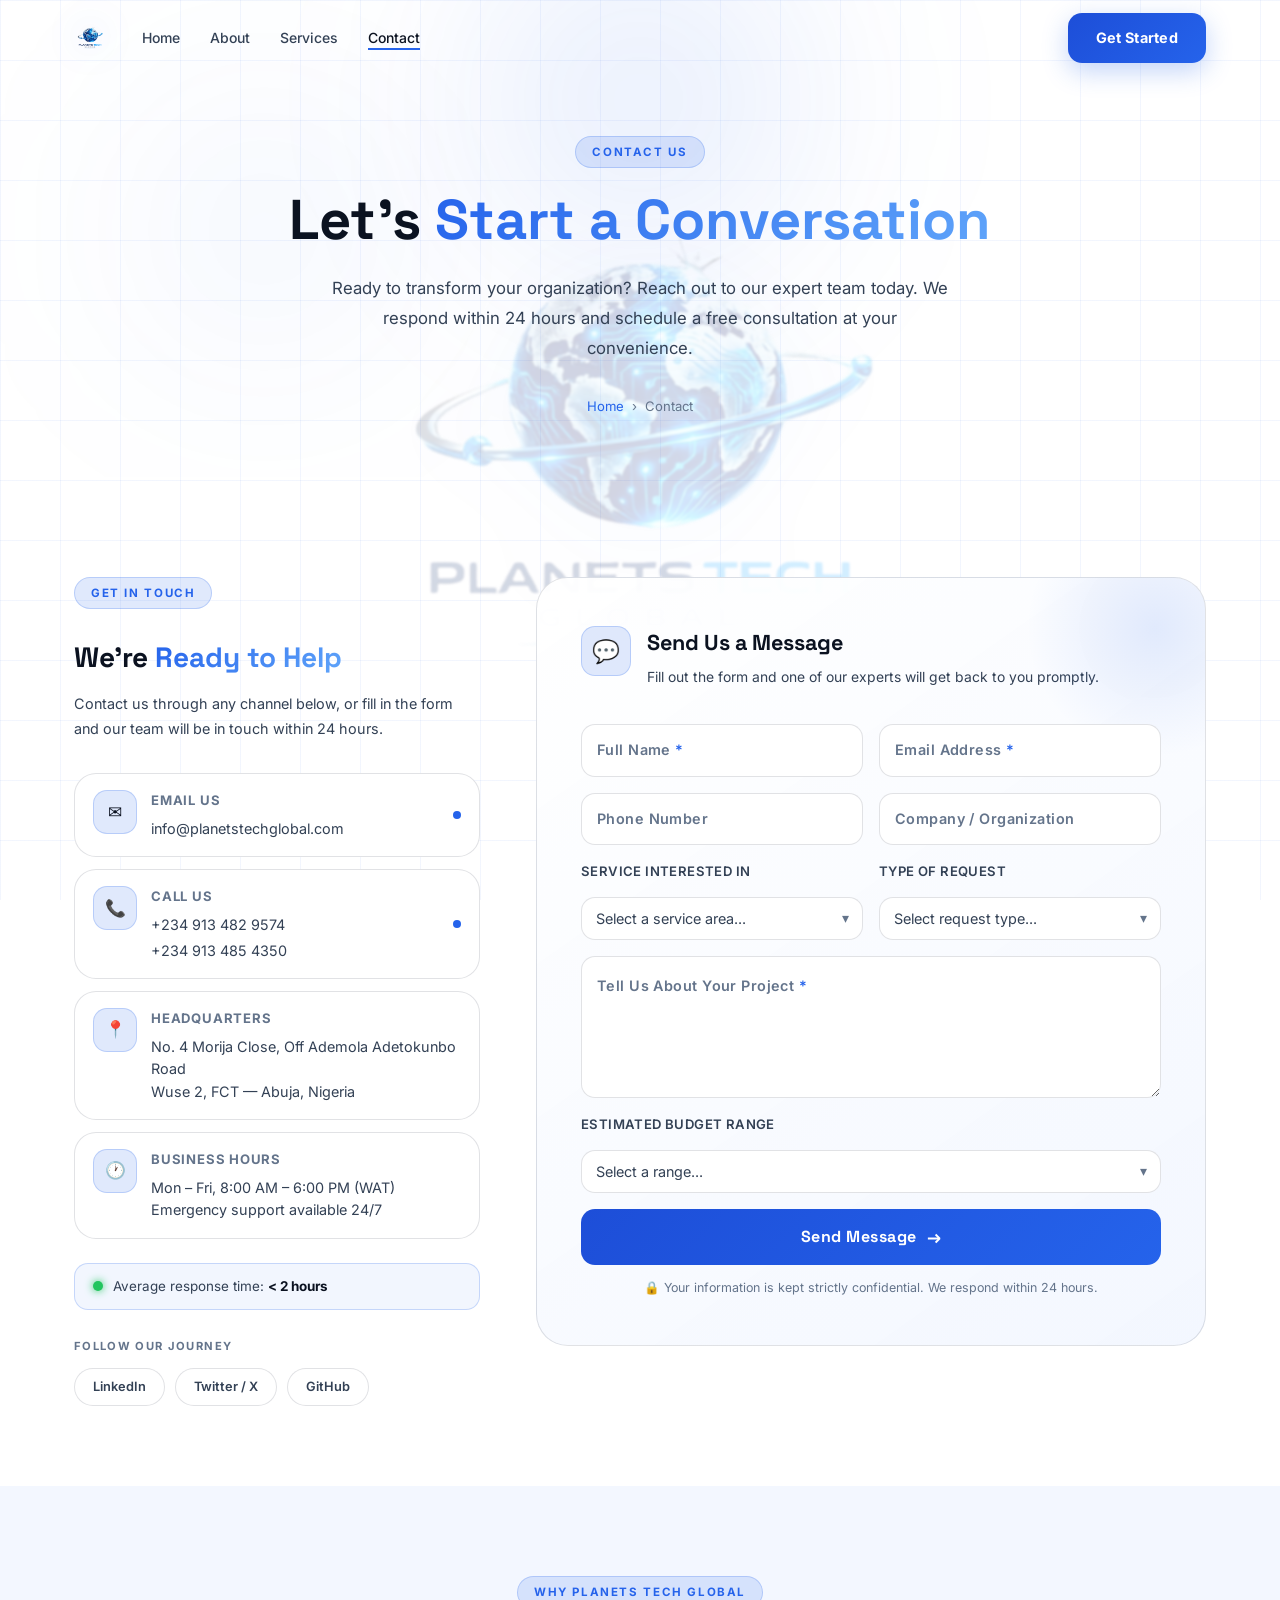
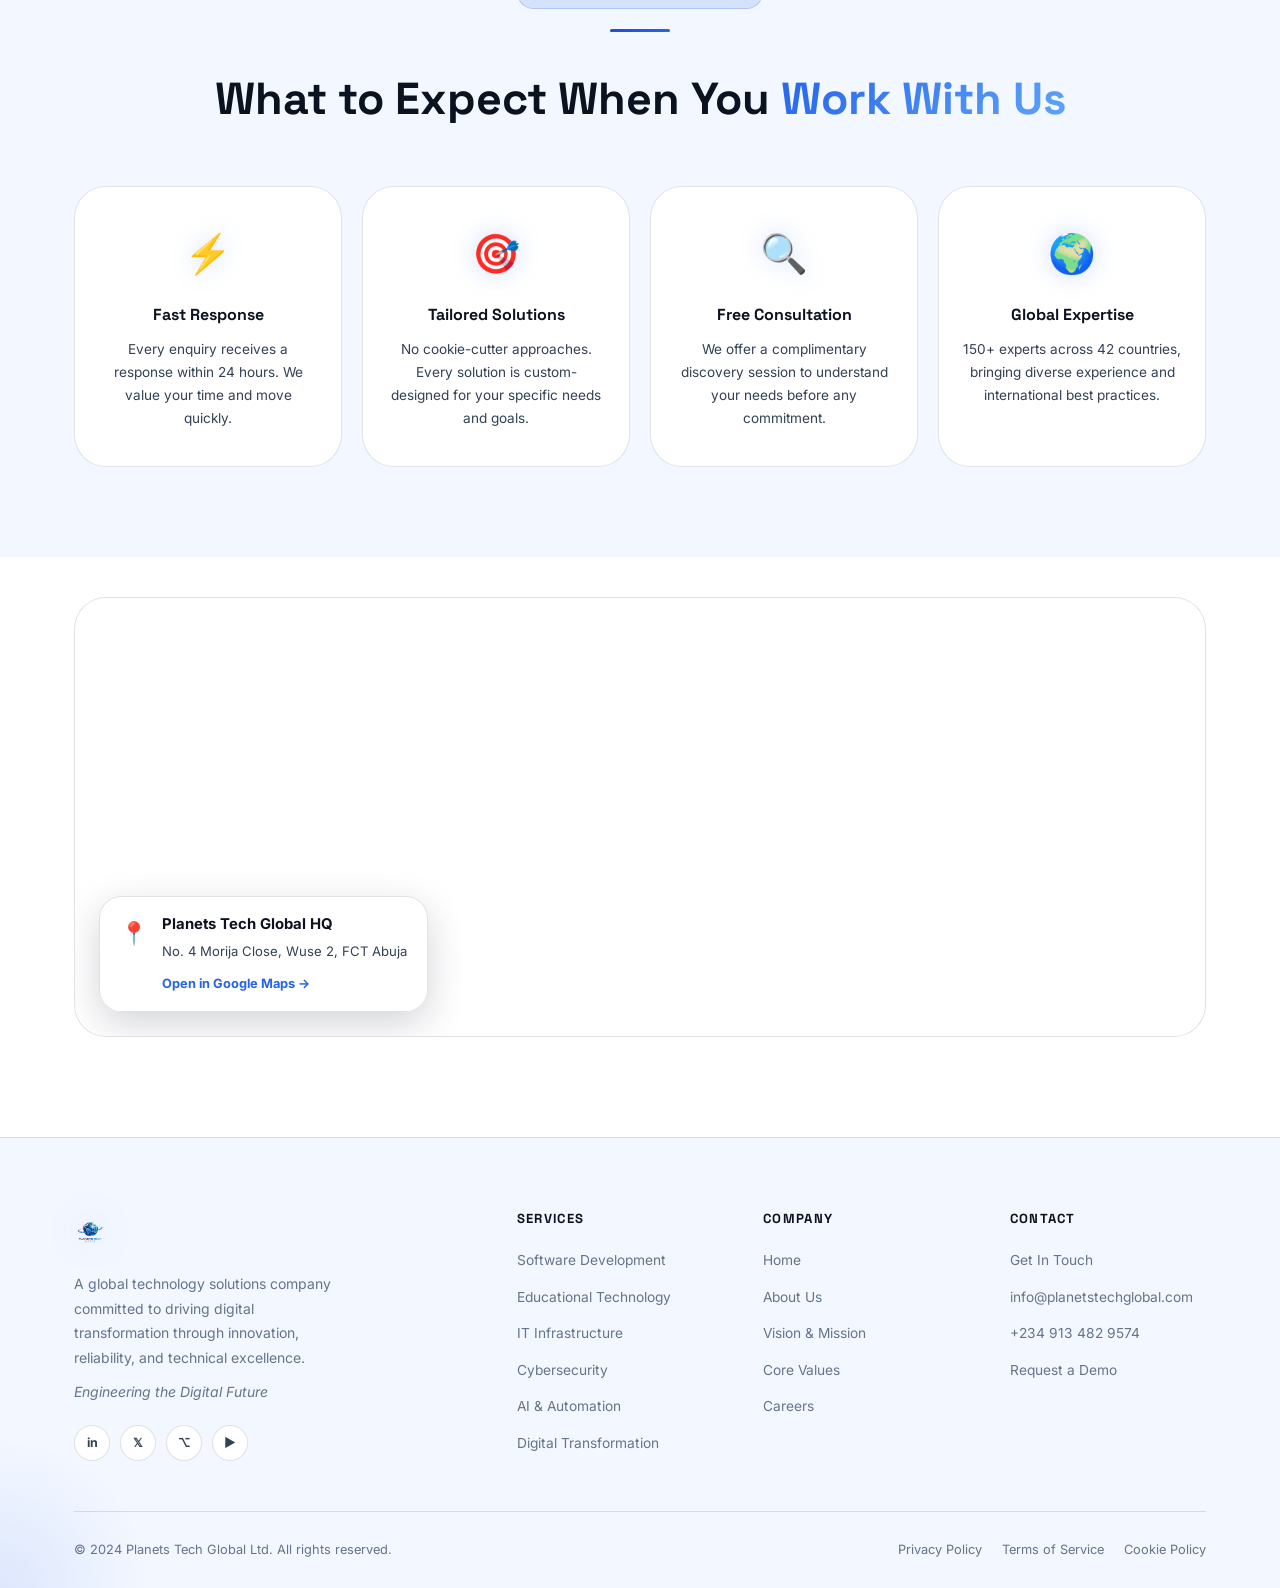
<file: contact.html>
<!DOCTYPE html>
<html lang="en">
<head>
  <meta charset="UTF-8"/>
  <meta name="viewport" content="width=device-width, initial-scale=1.0"/>
  <title>Contact Us — Planets Tech Global</title>
  <meta name="description" content="Get in touch with Planets Tech Global. Request a free consultation, demo, or quote for any of our technology services. Based in Wuse 2, FCT Abuja, Nigeria."/>
  <link rel="icon" href="assets/background_removal.png" type="image/png"/>
  <link rel="stylesheet" href="style.css"/>
  <link rel="stylesheet" href="home.css"/>
  <link rel="stylesheet" href="contact.css"/>
</head>
<body>
<div class="bg-grid"></div>

<!-- Animated background logo layers -->
<div class="bg-logo-wrap" aria-hidden="true">
  <img src="assets/background_removal.png" alt="" class="bg-logo"/>
</div>

<!-- NAVBAR -->
<nav class="navbar" id="navbar">
  <div class="nav-inner">
    <a href="index.html" class="nav-logo"><img src="assets/background_removal.png" alt="Planets Tech Global"/></a>
    <ul class="nav-links" id="nav-links">
      <li><a href="index.html"    class="nav-link">Home</a></li>
      <li><a href="about.html"    class="nav-link">About</a></li>
      <li><a href="services.html" class="nav-link">Services</a></li>
      <li><a href="contact.html"  class="nav-link">Contact</a></li>
    </ul>
    <div class="nav-cta">
      <a href="contact.html" class="btn-primary" id="nav-cta-btn">Get Started</a>
      <button class="hamburger" id="hamburger" aria-label="Toggle menu"><span></span><span></span><span></span></button>
    </div>
  </div>
</nav>

<!-- PAGE HERO -->
<section class="page-hero" id="page-hero">
  <div class="page-hero-orb page-hero-orb-1"></div>
  <div class="page-hero-orb page-hero-orb-2"></div>
  <div class="page-hero-content container">
    <span class="section-tag">Contact Us</span>
    <h1>Let's <span class="gradient-text">Start a Conversation</span></h1>
    <p>Ready to transform your organization? Reach out to our expert team today. We respond within 24 hours and schedule a free consultation at your convenience.</p>
    <div class="breadcrumb">
      <a href="index.html">Home</a> <span>›</span> <span>Contact</span>
    </div>
  </div>
</section>

<!-- CONTACT MAIN -->
<section class="contact-main" id="contact">
  <div class="container">
    <div class="contact-inner">

      <!-- ── INFO PANEL ── -->
      <div class="contact-info-panel">

        <div class="cip-header">
          <span class="section-tag">Get In Touch</span>
          <h2 class="section-title" style="font-size:1.75rem;margin-top:12px">We're <span class="gradient-text">Ready to Help</span></h2>
          <p>Contact us through any channel below, or fill in the form and our team will be in touch within 24 hours.</p>
        </div>

        <!-- Contact items -->
        <div class="contact-items">

          <div class="contact-item reveal" id="ci-email">
            <div class="ci-icon">✉</div>
            <div class="ci-body">
              <strong>Email Us</strong>
              <a href="mailto:info@planetstechglobal.com">info@planetstechglobal.com</a>
            </div>
            <span class="ci-pulse"></span>
          </div>

          <div class="contact-item reveal" id="ci-phone">
            <div class="ci-icon">📞</div>
            <div class="ci-body">
              <strong>Call Us</strong>
              <a href="tel:+2349134829574">+234 913 482 9574</a>
              <a href="tel:+23491348534350">+234 913 485 4350</a>
            </div>
            <span class="ci-pulse"></span>
          </div>

          <div class="contact-item reveal" id="ci-hq">
            <div class="ci-icon">📍</div>
            <div class="ci-body">
              <strong>Headquarters</strong>
              <span>No. 4 Morija Close, Off Ademola Adetokunbo Road<br/>Wuse 2, FCT — Abuja, Nigeria</span>
            </div>
          </div>

          <div class="contact-item reveal" id="ci-hours">
            <div class="ci-icon">🕐</div>
            <div class="ci-body">
              <strong>Business Hours</strong>
              <span>Mon – Fri, 8:00 AM – 6:00 PM (WAT)<br/>Emergency support available 24/7</span>
            </div>
          </div>

        </div>

        <!-- Response badge -->
        <div class="response-badge reveal">
          <div class="rb-dot"></div>
          <span>Average response time: <strong>&lt; 2 hours</strong></span>
        </div>

        <!-- Social links -->
        <div class="contact-social">
          <div class="cs-label">Follow Our Journey</div>
          <div class="cs-links">
            <a href="#" class="cs-btn" id="cs-linkedin">LinkedIn</a>
            <a href="#" class="cs-btn" id="cs-twitter">Twitter / X</a>
            <a href="#" class="cs-btn" id="cs-github">GitHub</a>
          </div>
        </div>

      </div><!-- /contact-info-panel -->

      <!-- ── FORM PANEL ── -->
      <div class="contact-form-panel reveal" id="contact-form-panel">
        <div class="cfp-header">
          <div class="cfp-title-row">
            <div class="cfp-icon">💬</div>
            <div>
              <h3>Send Us a Message</h3>
              <p>Fill out the form and one of our experts will get back to you promptly.</p>
            </div>
          </div>
        </div>

        <form id="contact-form" novalidate>
          <div class="form-row">
            <div class="form-group floating">
              <input type="text" id="form-name" name="name" placeholder=" " required/>
              <label for="form-name">Full Name <span class="req">*</span></label>
            </div>
            <div class="form-group floating">
              <input type="email" id="form-email" name="email" placeholder=" " required/>
              <label for="form-email">Email Address <span class="req">*</span></label>
            </div>
          </div>
          <div class="form-row">
            <div class="form-group floating">
              <input type="tel" id="form-phone" name="phone" placeholder=" "/>
              <label for="form-phone">Phone Number</label>
            </div>
            <div class="form-group floating">
              <input type="text" id="form-company" name="company" placeholder=" "/>
              <label for="form-company">Company / Organization</label>
            </div>
          </div>
          <div class="form-row">
            <div class="form-group">
              <label for="form-service" class="select-label">Service Interested In</label>
              <div class="select-wrap">
                <select id="form-service" name="service">
                  <option value="">Select a service area...</option>
                  <option value="software">Software Development</option>
                  <option value="edtech">Educational Technology Solutions</option>
                  <option value="infra">IT Infrastructure Solutions</option>
                  <option value="security">Cybersecurity Solutions</option>
                  <option value="ai">Artificial Intelligence &amp; Automation</option>
                  <option value="consulting">Digital Transformation Consulting</option>
                  <option value="multiple">Multiple Services</option>
                  <option value="other">Other / Not Sure</option>
                </select>
                <span class="select-arrow">▾</span>
              </div>
            </div>
            <div class="form-group">
              <label for="form-type" class="select-label">Type of Request</label>
              <div class="select-wrap">
                <select id="form-type" name="request_type">
                  <option value="">Select request type...</option>
                  <option value="quote">Request a Quote</option>
                  <option value="demo">Schedule a Demo</option>
                  <option value="consult">Free Consultation</option>
                  <option value="partnership">Partnership Enquiry</option>
                  <option value="general">General Enquiry</option>
                </select>
                <span class="select-arrow">▾</span>
              </div>
            </div>
          </div>
          <div class="form-group floating">
            <textarea id="form-message" name="message" rows="5" placeholder=" " required></textarea>
            <label for="form-message">Tell Us About Your Project <span class="req">*</span></label>
          </div>
          <div class="form-group">
            <label for="form-budget" class="select-label">Estimated Budget Range</label>
            <div class="select-wrap">
              <select id="form-budget" name="budget">
                <option value="">Select a range...</option>
                <option value="under5k">Under $5,000</option>
                <option value="5to20k">$5,000 – $20,000</option>
                <option value="20to50k">$20,000 – $50,000</option>
                <option value="50to100k">$50,000 – $100,000</option>
                <option value="over100k">$100,000+</option>
                <option value="tbd">To Be Discussed</option>
              </select>
              <span class="select-arrow">▾</span>
            </div>
          </div>

          <button type="submit" class="btn-send" id="form-submit-btn">
            <span class="btn-send-text">Send Message</span>
            <span class="btn-send-icon">→</span>
          </button>
          <p class="form-note">🔒 Your information is kept strictly confidential. We respond within 24 hours.</p>
        </form>

        <!-- Success state (hidden by default) -->
        <div class="form-success" id="form-success" style="display:none">
          <div class="fs-icon">✓</div>
          <h3>Message Sent!</h3>
          <p>Thank you for reaching out. Our team will get back to you within 24 hours.</p>
        </div>

      </div><!-- /contact-form-panel -->

    </div><!-- /contact-inner -->
  </div>
</section>

<!-- WHY WORK WITH US -->
<section class="why-work" id="why-work">
  <div class="container">
    <div class="section-header">
      <span class="section-tag">Why Planets Tech Global</span>
      <div class="section-divider"></div>
      <h2 class="section-title">What to Expect When You <span class="gradient-text">Work With Us</span></h2>
    </div>
    <div class="why-grid">
      <div class="why-card reveal tilt-card" id="why-1">
        <div class="why-icon">⚡</div>
        <h3>Fast Response</h3>
        <p>Every enquiry receives a response within 24 hours. We value your time and move quickly.</p>
      </div>
      <div class="why-card reveal tilt-card" id="why-2">
        <div class="why-icon">🎯</div>
        <h3>Tailored Solutions</h3>
        <p>No cookie-cutter approaches. Every solution is custom-designed for your specific needs and goals.</p>
      </div>
      <div class="why-card reveal tilt-card" id="why-3">
        <div class="why-icon">🔍</div>
        <h3>Free Consultation</h3>
        <p>We offer a complimentary discovery session to understand your needs before any commitment.</p>
      </div>
      <div class="why-card reveal tilt-card" id="why-4">
        <div class="why-icon">🌍</div>
        <h3>Global Expertise</h3>
        <p>150+ experts across 42 countries, bringing diverse experience and international best practices.</p>
      </div>
    </div>
  </div>
</section>

<!-- MAP / LOCATION -->
<section class="contact-map" id="contact-map">
  <div class="container">
    <div class="map-inner">
      <div class="map-embed">
        <iframe
          title="Planets Tech Global HQ Location"
          src="https://www.google.com/maps/embed?pb=!1m18!1m12!1m3!1d3939.818!2d7.4951!3d9.0765!2m3!1f0!2f0!3f0!3m2!1i1024!2i768!4f13.1!3m3!1m2!1s0x0%3A0x0!2zOcKwMDQnNDYuMiJOIDfCsDI5JzQyLjQiRQ!5e0!3m2!1sen!2sng!4v1000000000000"
          width="100%" height="100%" style="border:0;" allowfullscreen="" loading="lazy" referrerpolicy="no-referrer-when-downgrade">
        </iframe>
      </div>
      <div class="map-pin-card">
        <div class="mpc-icon">📍</div>
        <div>
          <strong>Planets Tech Global HQ</strong>
          <span>No. 4 Morija Close, Wuse 2, FCT Abuja</span>
          <a href="https://maps.google.com/?q=Wuse+2+Abuja+Nigeria" target="_blank" rel="noopener" class="mpc-link">Open in Google Maps →</a>
        </div>
      </div>
    </div>
  </div>
</section>

<!-- FOOTER -->
<footer class="footer" id="footer">
  <div class="container">
    <div class="footer-top">
      <div class="footer-brand">
        <a href="index.html" class="nav-logo"><img src="assets/background_removal.png" alt="Planets Tech Global"/></a>
        <p>A global technology solutions company committed to driving digital transformation through innovation, reliability, and technical excellence.</p>
        <p class="footer-tagline">Engineering the Digital Future</p>
        <div class="footer-social">
          <a href="#" class="footer-social-icon" aria-label="LinkedIn">in</a>
          <a href="#" class="footer-social-icon" aria-label="Twitter">𝕏</a>
          <a href="#" class="footer-social-icon" aria-label="GitHub">⌥</a>
          <a href="#" class="footer-social-icon" aria-label="YouTube">▶</a>
        </div>
      </div>
      <div class="footer-col"><h4>Services</h4><ul><li><a href="services.html#software">Software Development</a></li><li><a href="services.html#edtech">Educational Technology</a></li><li><a href="services.html#infra">IT Infrastructure</a></li><li><a href="services.html#security">Cybersecurity</a></li><li><a href="services.html#ai">AI &amp; Automation</a></li><li><a href="services.html#consulting">Digital Transformation</a></li></ul></div>
      <div class="footer-col"><h4>Company</h4><ul><li><a href="index.html">Home</a></li><li><a href="about.html">About Us</a></li><li><a href="about.html#vision">Vision &amp; Mission</a></li><li><a href="about.html#values">Core Values</a></li><li><a href="contact.html">Careers</a></li></ul></div>
      <div class="footer-col"><h4>Contact</h4><ul><li><a href="contact.html">Get In Touch</a></li><li><a href="mailto:info@planetstechglobal.com">info@planetstechglobal.com</a></li><li><a href="tel:+2349134829574">+234 913 482 9574</a></li><li><a href="contact.html">Request a Demo</a></li></ul></div>
    </div>
    <div class="footer-bottom">
      <p>© 2024 Planets Tech Global Ltd. All rights reserved.</p>
      <div class="footer-legal"><a href="#">Privacy Policy</a><a href="#">Terms of Service</a><a href="#">Cookie Policy</a></div>
    </div>
  </div>
</footer>
<script src="script.js"></script>
</body>
</html>
</file>
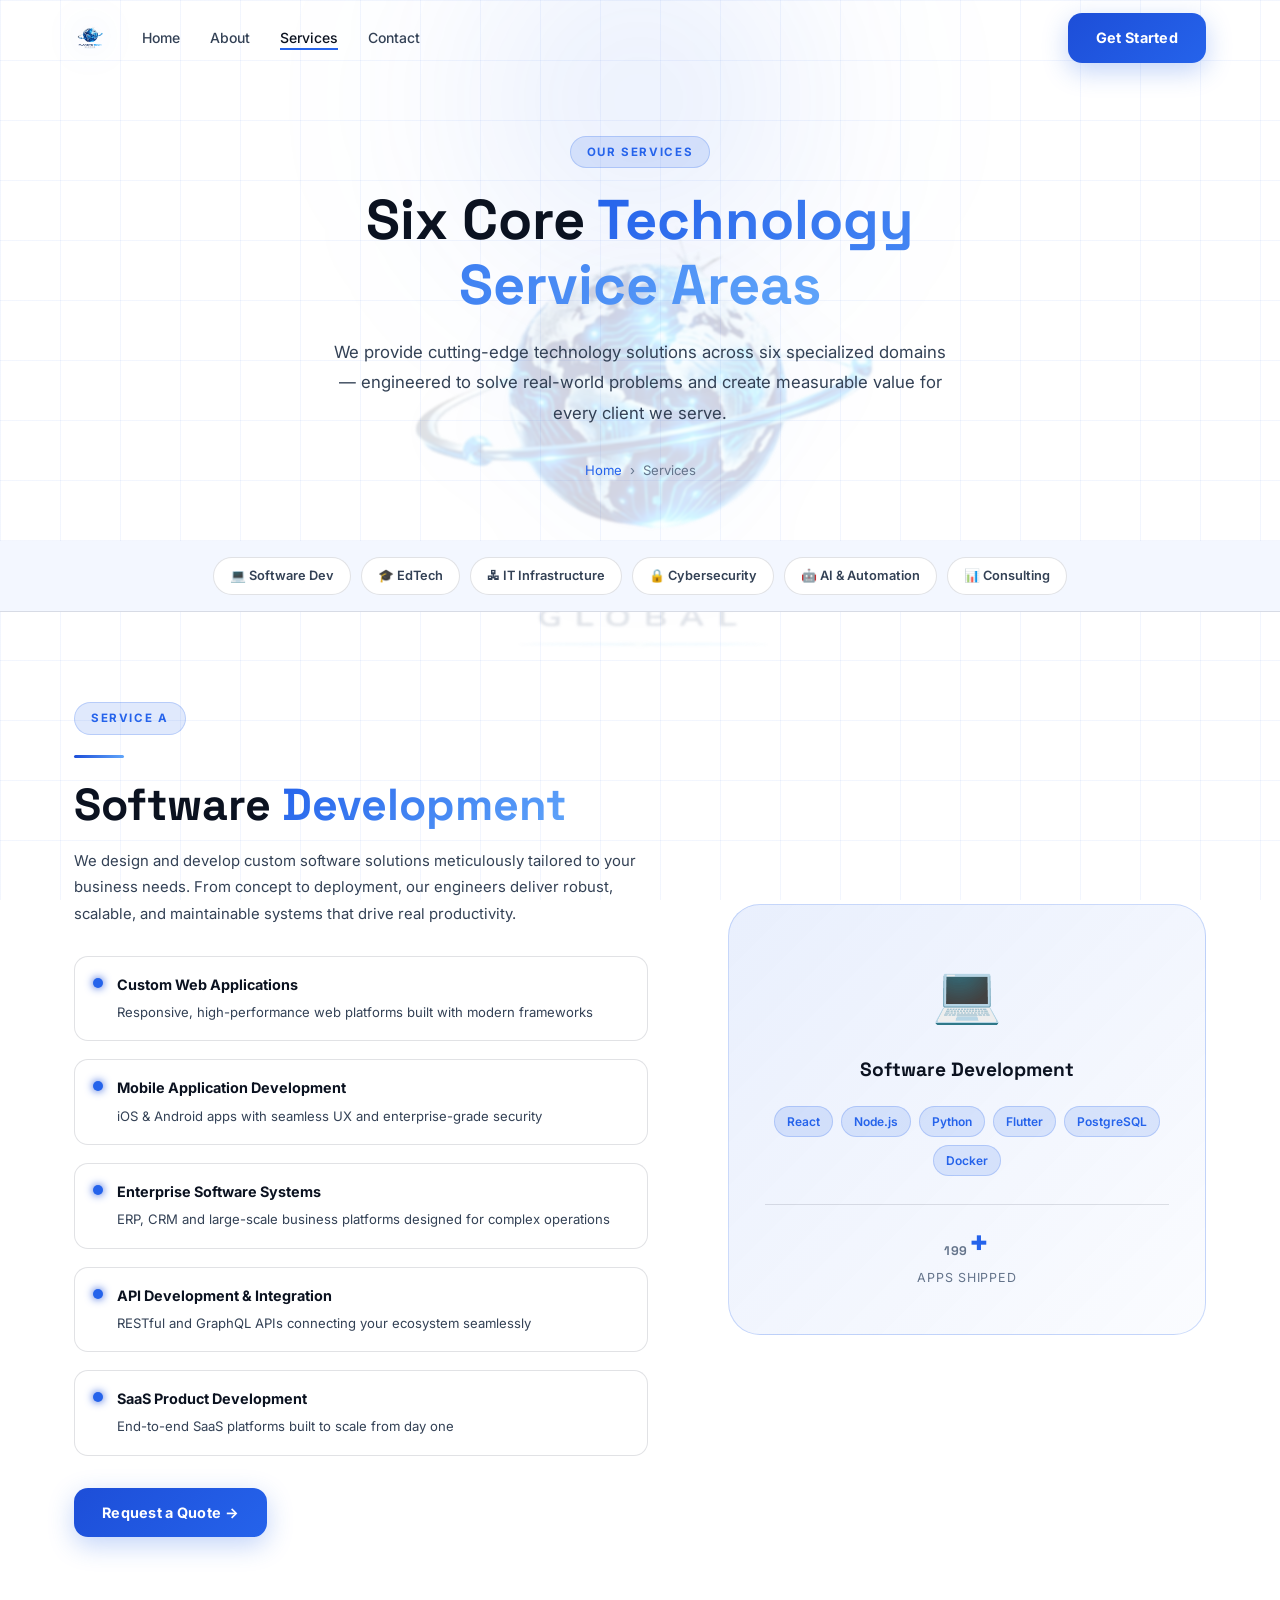
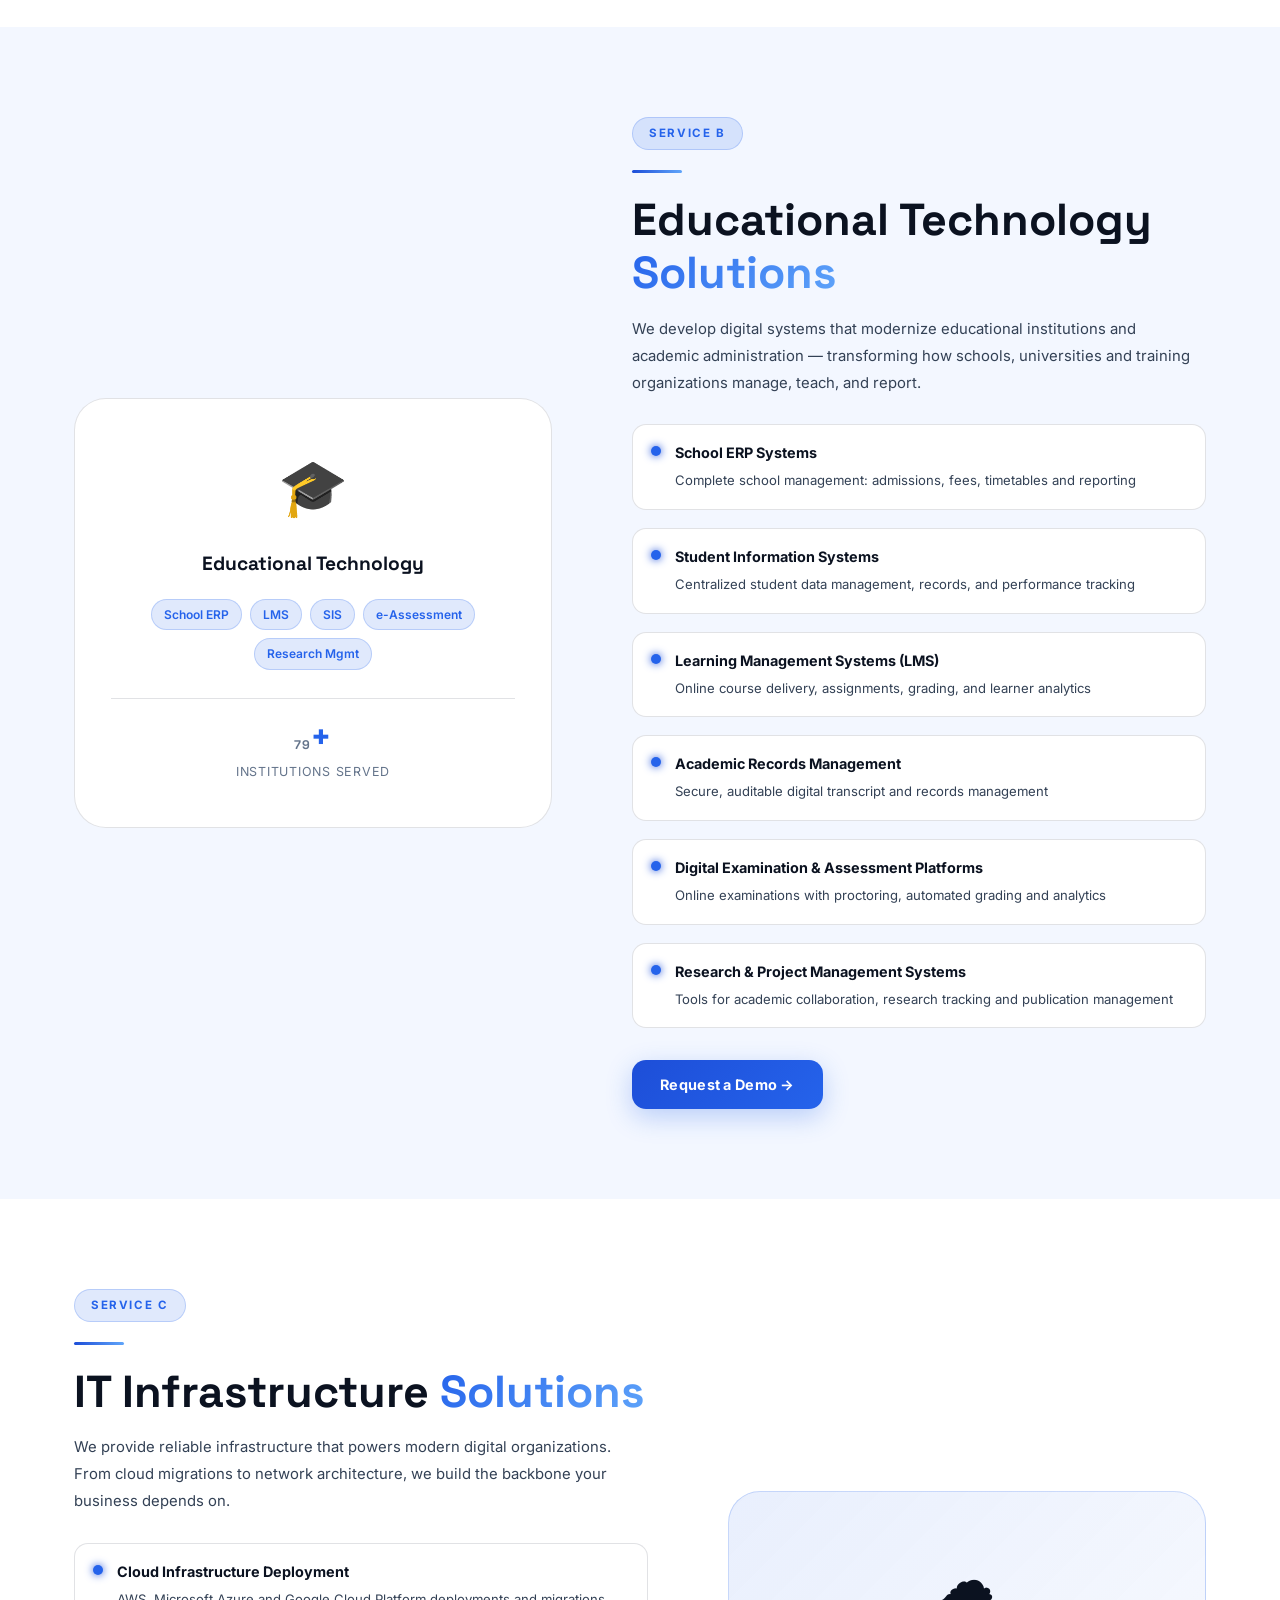
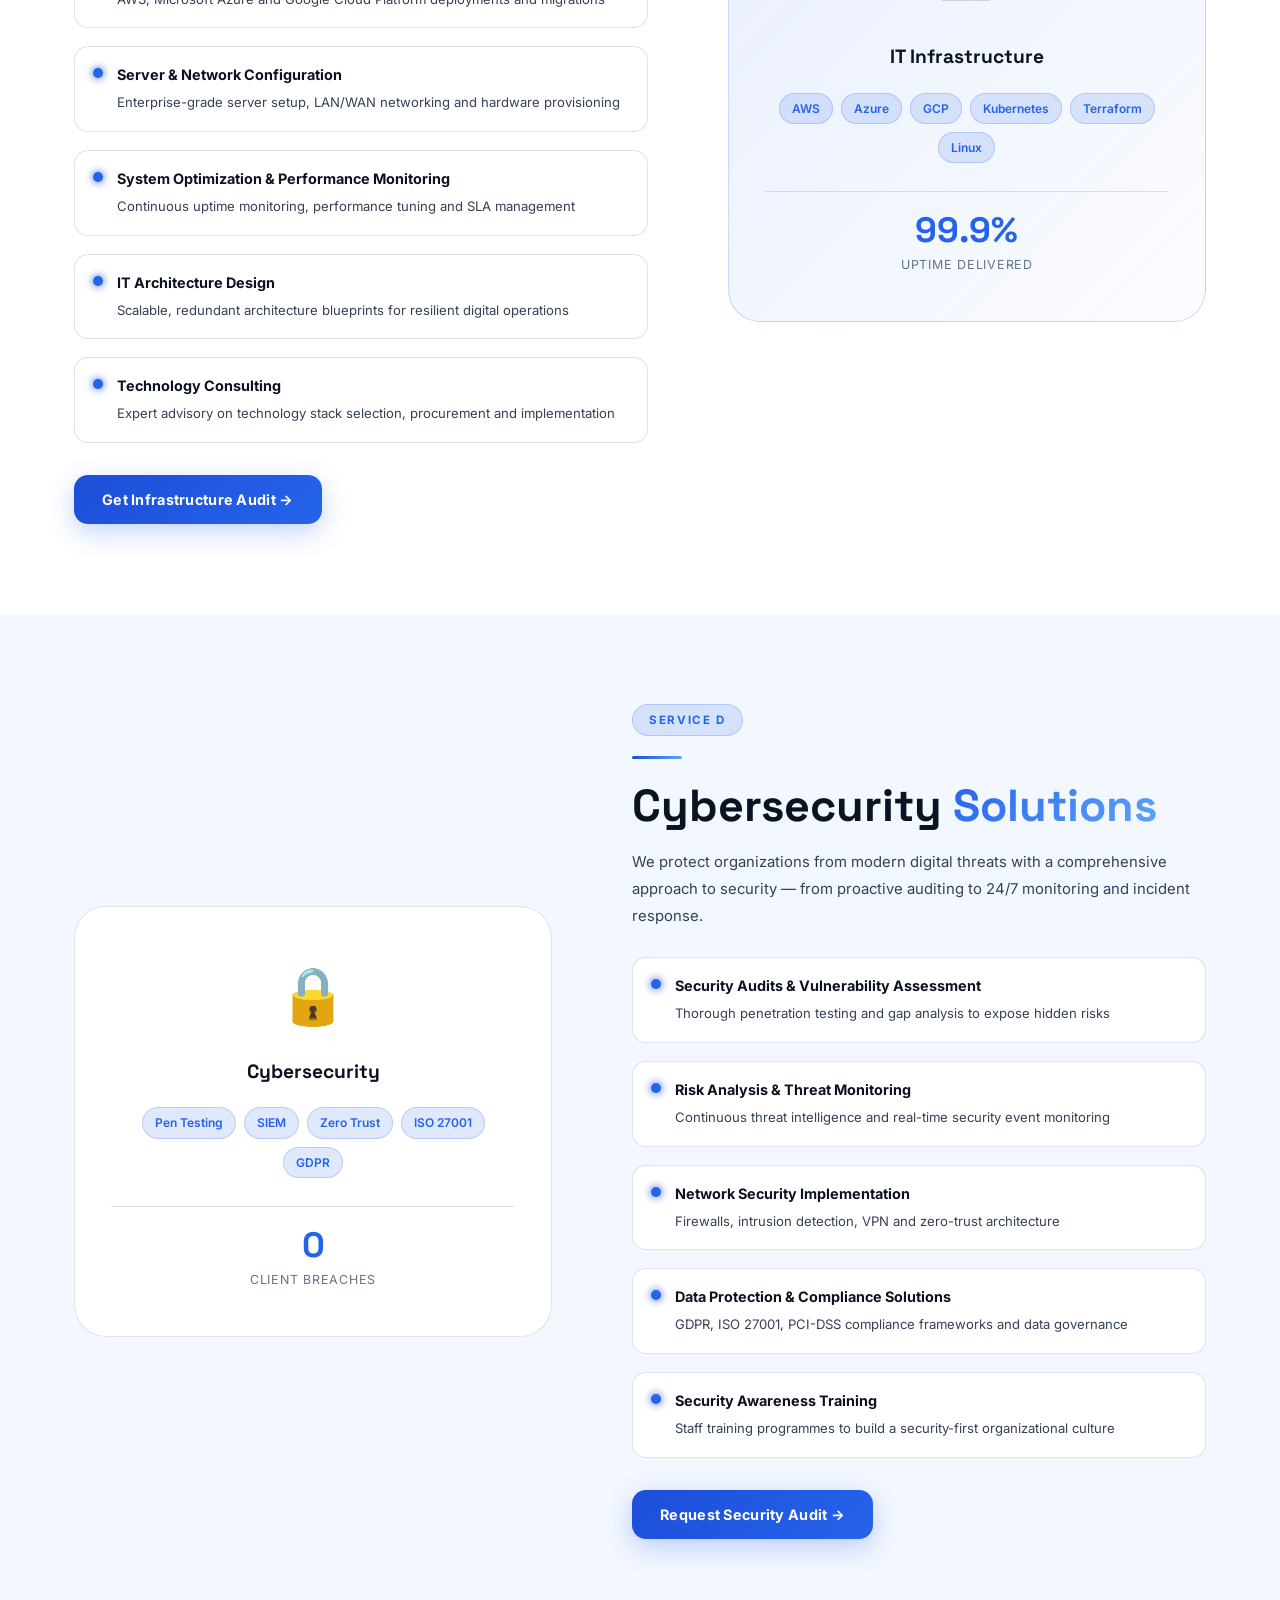
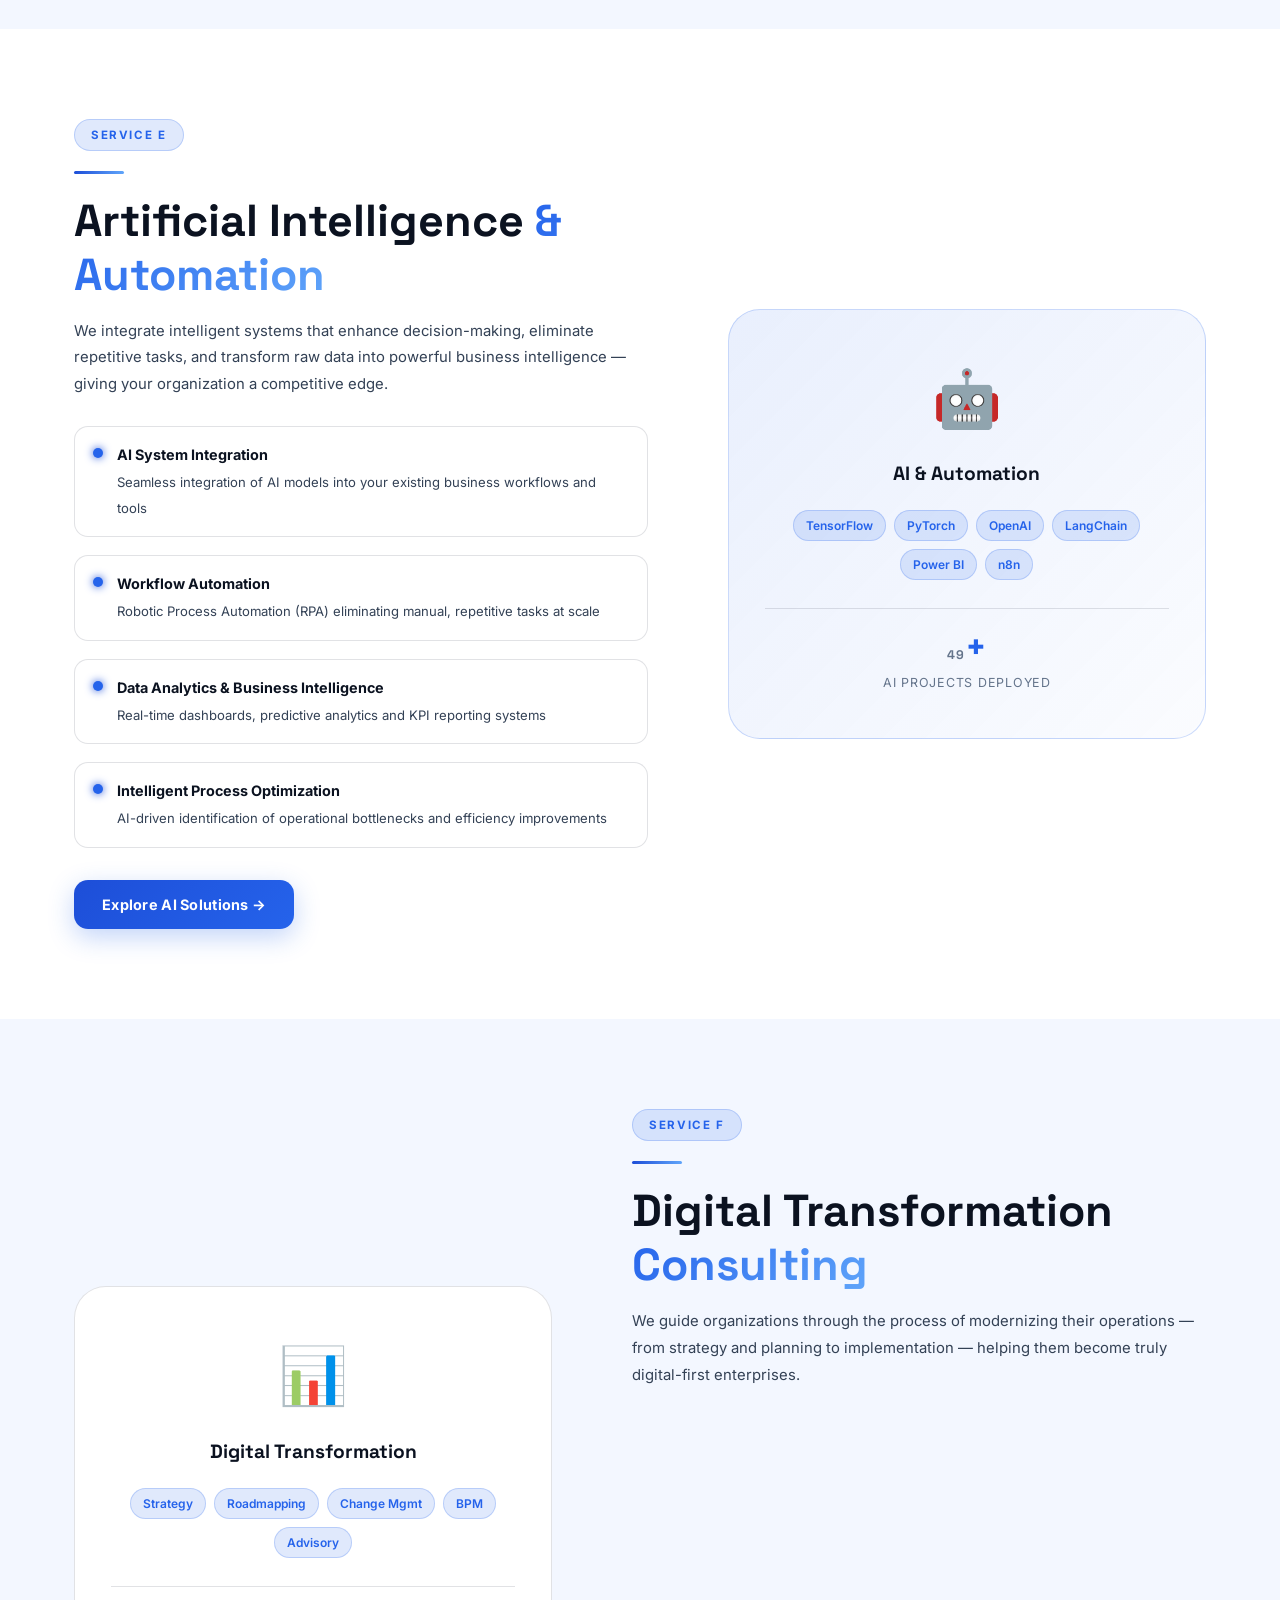
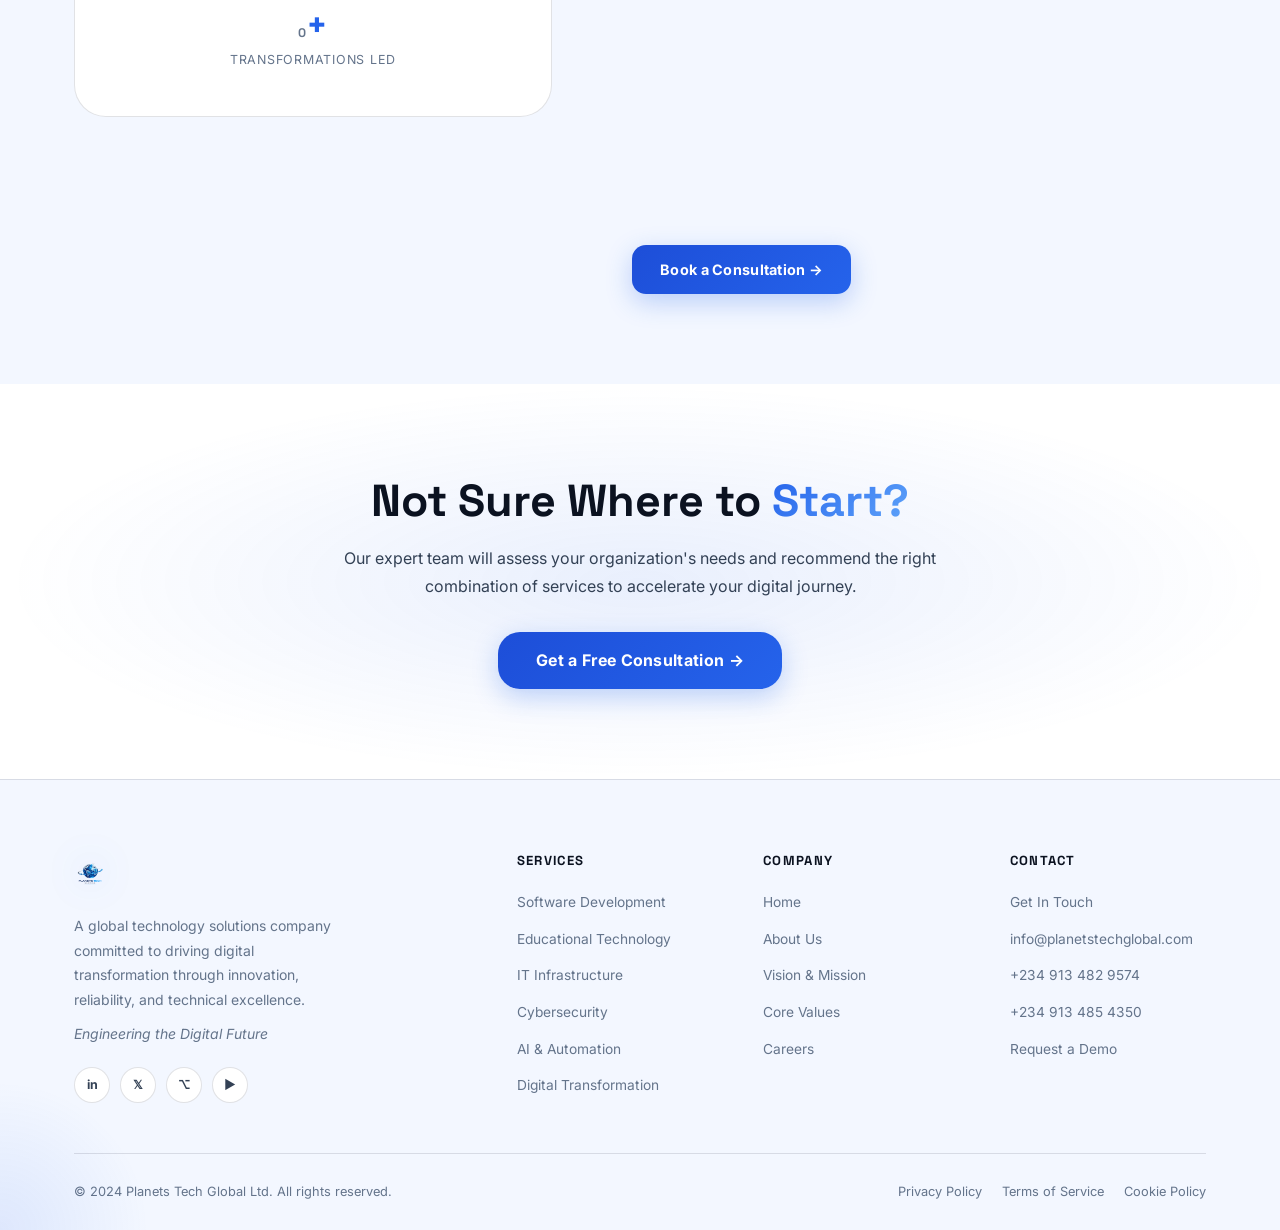
<file: services.html>
<!DOCTYPE html>
<html lang="en">
<head>
  <meta charset="UTF-8"/>
  <meta name="viewport" content="width=device-width, initial-scale=1.0"/>
  <title>Our Services — Planets Tech Global</title>
  <meta name="description" content="Explore Planets Tech Global's six core service areas: Software Development, Educational Technology, IT Infrastructure, Cybersecurity, AI & Automation, and Digital Transformation Consulting."/>
  <link rel="icon" href="assets/background_removal.png" type="image/png"/>
  <link rel="stylesheet" href="style.css"/>
  <link rel="stylesheet" href="home.css"/>
  <link rel="stylesheet" href="services.css"/>
</head>
<body>
<div class="bg-grid"></div>

<!-- Animated background logo layers -->
<div class="bg-logo-wrap" aria-hidden="true">
  <img src="assets/background_removal.png" alt="" class="bg-logo"/>
</div>

<!-- NAVBAR -->
<nav class="navbar" id="navbar">
  <div class="nav-inner">
    <a href="index.html" class="nav-logo"><img src="assets/background_removal.png" alt="Planets Tech Global"/></a>
    <ul class="nav-links" id="nav-links">
      <li><a href="index.html"    class="nav-link">Home</a></li>
      <li><a href="about.html"    class="nav-link">About</a></li>
      <li><a href="services.html" class="nav-link">Services</a></li>
      <li><a href="contact.html"  class="nav-link">Contact</a></li>
    </ul>
    <div class="nav-cta">
      <a href="contact.html" class="btn-primary" id="nav-cta-btn">Get Started</a>
      <button class="hamburger" id="hamburger" aria-label="Toggle menu"><span></span><span></span><span></span></button>
    </div>
  </div>
</nav>

<!-- PAGE HERO -->
<section class="page-hero" id="page-hero">
  <div class="page-hero-orb page-hero-orb-1"></div>
  <div class="page-hero-content container">
    <span class="section-tag">Our Services</span>
    <h1>Six Core <span class="gradient-text">Technology Service Areas</span></h1>
    <p>We provide cutting-edge technology solutions across six specialized domains — engineered to solve real-world problems and create measurable value for every client we serve.</p>
    <div class="breadcrumb"><a href="index.html">Home</a> <span>›</span> <span>Services</span></div>
  </div>
</section>

<!-- SERVICE NAV PILLS -->
<div class="svc-quick-nav">
  <div class="container">
    <div class="svc-pills">
      <a href="#software"    class="svc-pill" id="pill-software">💻 Software Dev</a>
      <a href="#edtech"      class="svc-pill" id="pill-edtech">🎓 EdTech</a>
      <a href="#infra"       class="svc-pill" id="pill-infra">🖧 IT Infrastructure</a>
      <a href="#security"    class="svc-pill" id="pill-security">🔒 Cybersecurity</a>
      <a href="#ai"          class="svc-pill" id="pill-ai">🤖 AI &amp; Automation</a>
      <a href="#consulting"  class="svc-pill" id="pill-consulting">📊 Consulting</a>
    </div>
  </div>
</div>

<!-- A: SOFTWARE DEVELOPMENT -->
<section class="svc-section" id="software">
  <div class="container">
    <div class="svc-detail-inner">
      <div class="svc-detail-text">
        <span class="section-tag">Service A</span>
        <div class="red-line"></div>
        <h2 class="section-title">Software <span class="gradient-text">Development</span></h2>
        <p class="svc-desc">We design and develop custom software solutions meticulously tailored to your business needs. From concept to deployment, our engineers deliver robust, scalable, and maintainable systems that drive real productivity.</p>
        <div class="svc-offerings">
          <div class="offering reveal" id="soft-1">
            <span class="offering-dot"></span>
            <div>
              <strong>Custom Web Applications</strong>
              <span>Responsive, high-performance web platforms built with modern frameworks</span>
            </div>
          </div>
          <div class="offering reveal" id="soft-2">
            <span class="offering-dot"></span>
            <div>
              <strong>Mobile Application Development</strong>
              <span>iOS &amp; Android apps with seamless UX and enterprise-grade security</span>
            </div>
          </div>
          <div class="offering reveal" id="soft-3">
            <span class="offering-dot"></span>
            <div>
              <strong>Enterprise Software Systems</strong>
              <span>ERP, CRM and large-scale business platforms designed for complex operations</span>
            </div>
          </div>
          <div class="offering reveal" id="soft-4">
            <span class="offering-dot"></span>
            <div>
              <strong>API Development &amp; Integration</strong>
              <span>RESTful and GraphQL APIs connecting your ecosystem seamlessly</span>
            </div>
          </div>
          <div class="offering reveal" id="soft-5">
            <span class="offering-dot"></span>
            <div>
              <strong>SaaS Product Development</strong>
              <span>End-to-end SaaS platforms built to scale from day one</span>
            </div>
          </div>
        </div>
        <a href="contact.html" class="btn-primary" id="soft-cta-btn">Request a Quote →</a>
      </div>
      <div class="svc-detail-visual">
        <div class="svc-visual-card">
          <div class="svc-vc-icon">💻</div>
          <h3>Software Development</h3>
          <div class="svc-tech-tags">
            <span>React</span><span>Node.js</span><span>Python</span>
            <span>Flutter</span><span>PostgreSQL</span><span>Docker</span>
          </div>
          <div class="svc-vc-stat">
            <strong><span data-count="200">0</span>+</strong><span>Apps Shipped</span>
          </div>
        </div>
      </div>
    </div>
  </div>
</section>

<!-- B: EDTECH -->
<section class="svc-section alt-bg" id="edtech">
  <div class="container">
    <div class="svc-detail-inner reverse">
      <div class="svc-detail-visual">
        <div class="svc-visual-card accent-card">
          <div class="svc-vc-icon">🎓</div>
          <h3>Educational Technology</h3>
          <div class="svc-tech-tags">
            <span>School ERP</span><span>LMS</span><span>SIS</span>
            <span>e-Assessment</span><span>Research Mgmt</span>
          </div>
          <div class="svc-vc-stat">
            <strong><span data-count="80">0</span>+</strong><span>Institutions Served</span>
          </div>
        </div>
      </div>
      <div class="svc-detail-text">
        <span class="section-tag">Service B</span>
        <div class="red-line"></div>
        <h2 class="section-title">Educational Technology <span class="gradient-text">Solutions</span></h2>
        <p class="svc-desc">We develop digital systems that modernize educational institutions and academic administration — transforming how schools, universities and training organizations manage, teach, and report.</p>
        <div class="svc-offerings">
          <div class="offering reveal"><span class="offering-dot"></span><div><strong>School ERP Systems</strong><span>Complete school management: admissions, fees, timetables and reporting</span></div></div>
          <div class="offering reveal"><span class="offering-dot"></span><div><strong>Student Information Systems</strong><span>Centralized student data management, records, and performance tracking</span></div></div>
          <div class="offering reveal"><span class="offering-dot"></span><div><strong>Learning Management Systems (LMS)</strong><span>Online course delivery, assignments, grading, and learner analytics</span></div></div>
          <div class="offering reveal"><span class="offering-dot"></span><div><strong>Academic Records Management</strong><strong></strong><span>Secure, auditable digital transcript and records management</span></div></div>
          <div class="offering reveal"><span class="offering-dot"></span><div><strong>Digital Examination &amp; Assessment Platforms</strong><span>Online examinations with proctoring, automated grading and analytics</span></div></div>
          <div class="offering reveal"><span class="offering-dot"></span><div><strong>Research &amp; Project Management Systems</strong><span>Tools for academic collaboration, research tracking and publication management</span></div></div>
        </div>
        <a href="contact.html" class="btn-primary" id="edtech-cta-btn">Request a Demo →</a>
      </div>
    </div>
  </div>
</section>

<!-- C: IT INFRASTRUCTURE -->
<section class="svc-section" id="infra">
  <div class="container">
    <div class="svc-detail-inner">
      <div class="svc-detail-text">
        <span class="section-tag">Service C</span>
        <div class="red-line"></div>
        <h2 class="section-title">IT Infrastructure <span class="gradient-text">Solutions</span></h2>
        <p class="svc-desc">We provide reliable infrastructure that powers modern digital organizations. From cloud migrations to network architecture, we build the backbone your business depends on.</p>
        <div class="svc-offerings">
          <div class="offering reveal"><span class="offering-dot"></span><div><strong>Cloud Infrastructure Deployment</strong><span>AWS, Microsoft Azure and Google Cloud Platform deployments and migrations</span></div></div>
          <div class="offering reveal"><span class="offering-dot"></span><div><strong>Server &amp; Network Configuration</strong><span>Enterprise-grade server setup, LAN/WAN networking and hardware provisioning</span></div></div>
          <div class="offering reveal"><span class="offering-dot"></span><div><strong>System Optimization &amp; Performance Monitoring</strong><span>Continuous uptime monitoring, performance tuning and SLA management</span></div></div>
          <div class="offering reveal"><span class="offering-dot"></span><div><strong>IT Architecture Design</strong><span>Scalable, redundant architecture blueprints for resilient digital operations</span></div></div>
          <div class="offering reveal"><span class="offering-dot"></span><div><strong>Technology Consulting</strong><span>Expert advisory on technology stack selection, procurement and implementation</span></div></div>
        </div>
        <a href="contact.html" class="btn-primary" id="infra-cta-btn">Get Infrastructure Audit →</a>
      </div>
      <div class="svc-detail-visual">
        <div class="svc-visual-card">
          <div class="svc-vc-icon">☁</div>
          <h3>IT Infrastructure</h3>
          <div class="svc-tech-tags">
            <span>AWS</span><span>Azure</span><span>GCP</span>
            <span>Kubernetes</span><span>Terraform</span><span>Linux</span>
          </div>
          <div class="svc-vc-stat">
            <strong>99.9%</strong><span>Uptime Delivered</span>
          </div>
        </div>
      </div>
    </div>
  </div>
</section>

<!-- D: CYBERSECURITY -->
<section class="svc-section alt-bg" id="security">
  <div class="container">
    <div class="svc-detail-inner reverse">
      <div class="svc-detail-visual">
        <div class="svc-visual-card accent-card">
          <div class="svc-vc-icon">🔒</div>
          <h3>Cybersecurity</h3>
          <div class="svc-tech-tags">
            <span>Pen Testing</span><span>SIEM</span><span>Zero Trust</span>
            <span>ISO 27001</span><span>GDPR</span>
          </div>
          <div class="svc-vc-stat">
            <strong>0</strong><span>Client Breaches</span>
          </div>
        </div>
      </div>
      <div class="svc-detail-text">
        <span class="section-tag">Service D</span>
        <div class="red-line"></div>
        <h2 class="section-title">Cybersecurity <span class="gradient-text">Solutions</span></h2>
        <p class="svc-desc">We protect organizations from modern digital threats with a comprehensive approach to security — from proactive auditing to 24/7 monitoring and incident response.</p>
        <div class="svc-offerings">
          <div class="offering reveal"><span class="offering-dot"></span><div><strong>Security Audits &amp; Vulnerability Assessment</strong><span>Thorough penetration testing and gap analysis to expose hidden risks</span></div></div>
          <div class="offering reveal"><span class="offering-dot"></span><div><strong>Risk Analysis &amp; Threat Monitoring</strong><span>Continuous threat intelligence and real-time security event monitoring</span></div></div>
          <div class="offering reveal"><span class="offering-dot"></span><div><strong>Network Security Implementation</strong><span>Firewalls, intrusion detection, VPN and zero-trust architecture</span></div></div>
          <div class="offering reveal"><span class="offering-dot"></span><div><strong>Data Protection &amp; Compliance Solutions</strong><span>GDPR, ISO 27001, PCI-DSS compliance frameworks and data governance</span></div></div>
          <div class="offering reveal"><span class="offering-dot"></span><div><strong>Security Awareness Training</strong><span>Staff training programmes to build a security-first organizational culture</span></div></div>
        </div>
        <a href="contact.html" class="btn-primary" id="sec-cta-btn">Request Security Audit →</a>
      </div>
    </div>
  </div>
</section>

<!-- E: AI & AUTOMATION -->
<section class="svc-section" id="ai">
  <div class="container">
    <div class="svc-detail-inner">
      <div class="svc-detail-text">
        <span class="section-tag">Service E</span>
        <div class="red-line"></div>
        <h2 class="section-title">Artificial Intelligence <span class="gradient-text">&amp; Automation</span></h2>
        <p class="svc-desc">We integrate intelligent systems that enhance decision-making, eliminate repetitive tasks, and transform raw data into powerful business intelligence — giving your organization a competitive edge.</p>
        <div class="svc-offerings">
          <div class="offering reveal"><span class="offering-dot"></span><div><strong>AI System Integration</strong><span>Seamless integration of AI models into your existing business workflows and tools</span></div></div>
          <div class="offering reveal"><span class="offering-dot"></span><div><strong>Workflow Automation</strong><span>Robotic Process Automation (RPA) eliminating manual, repetitive tasks at scale</span></div></div>
          <div class="offering reveal"><span class="offering-dot"></span><div><strong>Data Analytics &amp; Business Intelligence</strong><span>Real-time dashboards, predictive analytics and KPI reporting systems</span></div></div>
          <div class="offering reveal"><span class="offering-dot"></span><div><strong>Intelligent Process Optimization</strong><span>AI-driven identification of operational bottlenecks and efficiency improvements</span></div></div>
        </div>
        <a href="contact.html" class="btn-primary" id="ai-cta-btn">Explore AI Solutions →</a>
      </div>
      <div class="svc-detail-visual">
        <div class="svc-visual-card">
          <div class="svc-vc-icon">🤖</div>
          <h3>AI &amp; Automation</h3>
          <div class="svc-tech-tags">
            <span>TensorFlow</span><span>PyTorch</span><span>OpenAI</span>
            <span>LangChain</span><span>Power BI</span><span>n8n</span>
          </div>
          <div class="svc-vc-stat">
            <strong><span data-count="60">0</span>+</strong><span>AI Projects Deployed</span>
          </div>
        </div>
      </div>
    </div>
  </div>
</section>

<!-- F: CONSULTING -->
<section class="svc-section alt-bg" id="consulting">
  <div class="container">
    <div class="svc-detail-inner reverse">
      <div class="svc-detail-visual">
        <div class="svc-visual-card accent-card">
          <div class="svc-vc-icon">📊</div>
          <h3>Digital Transformation</h3>
          <div class="svc-tech-tags">
            <span>Strategy</span><span>Roadmapping</span><span>Change Mgmt</span>
            <span>BPM</span><span>Advisory</span>
          </div>
          <div class="svc-vc-stat">
            <strong><span data-count="120">0</span>+</strong><span>Transformations Led</span>
          </div>
        </div>
      </div>
      <div class="svc-detail-text">
        <span class="section-tag">Service F</span>
        <div class="red-line"></div>
        <h2 class="section-title">Digital Transformation <span class="gradient-text">Consulting</span></h2>
        <p class="svc-desc">We guide organizations through the process of modernizing their operations — from strategy and planning to implementation — helping them become truly digital-first enterprises.</p>
        <div class="svc-offerings">
          <div class="offering reveal"><span class="offering-dot"></span><div><strong>Business Process Digitization</strong><span>Converting manual, paper-based processes into efficient digital workflows</span></div></div>
          <div class="offering reveal"><span class="offering-dot"></span><div><strong>Enterprise System Design</strong><span>Architecting cohesive digital ecosystems that unify your operations</span></div></div>
          <div class="offering reveal"><span class="offering-dot"></span><div><strong>Technology Strategy &amp; Roadmapping</strong><span>Multi-year digital roadmaps aligned to your business goals and budget</span></div></div>
          <div class="offering reveal"><span class="offering-dot"></span><div><strong>Digital Transformation Advisory</strong><span>Expert guidance through change management and digital adoption challenges</span></div></div>
        </div>
        <a href="contact.html" class="btn-primary" id="consult-cta-btn">Book a Consultation →</a>
      </div>
    </div>
  </div>
</section>

<!-- SERVICES CTA -->
<section class="services-bottom-cta">
  <div class="sbc-glow"></div>
  <div class="container">
    <div class="sbc-inner">
      <h2 class="section-title">Not Sure Where to <span class="gradient-text">Start?</span></h2>
      <p>Our expert team will assess your organization's needs and recommend the right combination of services to accelerate your digital journey.</p>
      <a href="contact.html" class="btn-primary btn-lg" id="sbc-btn">Get a Free Consultation →</a>
    </div>
  </div>
</section>

<!-- FOOTER -->
<footer class="footer" id="footer">
  <div class="container">
    <div class="footer-top">
      <div class="footer-brand">
        <a href="index.html" class="nav-logo"><img src="assets/background_removal.png" alt="Planets Tech Global"/></a>
        <p>A global technology solutions company committed to driving digital transformation through innovation, reliability, and technical excellence.</p>
        <p class="footer-tagline">Engineering the Digital Future</p>
        <div class="footer-social">
          <a href="#" class="footer-social-icon" aria-label="LinkedIn">in</a>
          <a href="#" class="footer-social-icon" aria-label="Twitter">𝕏</a>
          <a href="#" class="footer-social-icon" aria-label="GitHub">⌥</a>
          <a href="#" class="footer-social-icon" aria-label="YouTube">▶</a>
        </div>
      </div>
      <div class="footer-col"><h4>Services</h4><ul><li><a href="#software">Software Development</a></li><li><a href="#edtech">Educational Technology</a></li><li><a href="#infra">IT Infrastructure</a></li><li><a href="#security">Cybersecurity</a></li><li><a href="#ai">AI &amp; Automation</a></li><li><a href="#consulting">Digital Transformation</a></li></ul></div>
      <div class="footer-col"><h4>Company</h4><ul><li><a href="index.html">Home</a></li><li><a href="about.html">About Us</a></li><li><a href="about.html#vision">Vision &amp; Mission</a></li><li><a href="about.html#values">Core Values</a></li><li><a href="contact.html">Careers</a></li></ul></div>
      <div class="footer-col"><h4>Contact</h4><ul><li><a href="contact.html">Get In Touch</a></li><li><a href="mailto:info@planetstechglobal.com">info@planetstechglobal.com</a></li><li><a href="tel:+2349134829574">+234 913 482 9574</a></li><li><a href="tel:+23491348534350">+234 913 485 4350</a></li><li><a href="contact.html">Request a Demo</a></li></ul></div>
    </div>
    <div class="footer-bottom">
      <p>© 2024 Planets Tech Global Ltd. All rights reserved.</p>
      <div class="footer-legal"><a href="#">Privacy Policy</a><a href="#">Terms of Service</a><a href="#">Cookie Policy</a></div>
    </div>
  </div>
</footer>
<script src="script.js"></script>
</body>
</html>
</file>
<file: style.css>
/* =====================================================
   PLANETS TECH GLOBAL — style.css
   Red · Black · White — Premium Tech Aesthetic
   ===================================================== */

/* ===== GOOGLE FONTS ===== */
@import url('https://fonts.googleapis.com/css2?family=Inter:wght@300;400;500;600;700;800;900&family=Space+Grotesk:wght@300;400;500;600;700&display=swap');

/* ===== CSS VARIABLES ===== */
:root {
  --red:            #1d4ed8;
  --red-bright:     #2563eb;
  --red-light:      #60a5fa;
  --red-primary:    #1d4ed8;
  --red-glow:       rgba(37, 99, 235, 0.14);
  --red-glow-strong:rgba(37, 99, 235, 0.28);
  --red-border:     rgba(37, 99, 235, 0.22);

  --bg-primary:     #ffffff;
  --bg-secondary:   #f3f7ff;
  --bg-card:        #ffffff;
  --bg-card-hover:  #f7fbff;
  --bg-red-card:    rgba(37,99,235,0.06);

  --border-subtle:  rgba(15,23,42,0.12);
  --border-red:     rgba(37,99,235,0.22);

  --white:          #ffffff;
  --text-primary:   #0b1220;
  --text-secondary: #334155;
  --text-muted:     #64748b;

  --font-main:      'Inter', -apple-system, sans-serif;
  --font-body:      'Inter', -apple-system, sans-serif;
  --font-display:   'Space Grotesk', sans-serif;

  --radius-sm:  8px;
  --radius-md:  14px;
  --radius-lg:  22px;
  --radius-xl:  32px;

  --shadow-card:  0 10px 35px rgba(15,23,42,0.12);
  --shadow-red:   0 12px 40px rgba(37,99,235,0.22);
  --transition:   all 0.3s cubic-bezier(0.4,0,0.2,1);
  --nav-height:   76px;
}

/* ===== RESET ===== */
*, *::before, *::after { margin:0; padding:0; box-sizing:border-box; }
html { scroll-behavior:smooth; font-size:16px; }
body {
  font-family: var(--font-main);
  background: var(--bg-primary);
  color: var(--text-primary);
  line-height: 1.6;
  overflow-x: hidden;
}
img { max-width:100%; height:auto; display:block; }
a  { text-decoration:none; color:inherit; }
ul { list-style:none; }

/* ===== CONTAINER ===== */
.container {
  max-width:1180px;
  margin:0 auto;
  padding:0 24px;
  padding-left:max(24px, env(safe-area-inset-left));
  padding-right:max(24px, env(safe-area-inset-right));
}

/* ===== BG GRID ===== */
.bg-grid {
  position: fixed; inset:0;
  background-image:
    linear-gradient(rgba(37,99,235,0.06) 1px, transparent 1px),
    linear-gradient(90deg,rgba(37,99,235,0.06) 1px, transparent 1px);
  background-size: 60px 60px;
  pointer-events:none; z-index:-2;
}

/* ===== TYPOGRAPHY ===== */
.gradient-text {
  background: linear-gradient(135deg, var(--red-bright) 0%, var(--red-light) 100%);
  -webkit-background-clip:text;
  -webkit-text-fill-color:transparent;
  background-clip:text;
}

.section-tag {
  display:inline-block;
  font-size:0.72rem; font-weight:700;
  letter-spacing:0.14em; text-transform:uppercase;
  color: var(--red-bright);
  background: var(--red-glow);
  border: 1px solid var(--red-border);
  padding:6px 16px; border-radius:100px;
  margin-bottom:20px;
}

.section-title {
  font-family: var(--font-display);
  font-size: clamp(1.9rem, 3.5vw, 2.8rem);
  font-weight:700; line-height:1.2;
  color: var(--text-primary);
  margin-bottom:16px;
}

.section-subtitle {
  font-size:1rem; color:var(--text-secondary);
  max-width:560px; margin:0 auto; line-height:1.75;
}

.section-header { text-align:center; margin-bottom:60px; }

/* ===== BUTTONS ===== */
.btn-primary {
  display:inline-flex; align-items:center; gap:8px;
  background: linear-gradient(135deg, var(--red), var(--red-bright));
  color:#fff; font-weight:700; font-size:0.9rem;
  padding:13px 28px; border-radius:var(--radius-md);
  transition:var(--transition); border:none; cursor:pointer;
  box-shadow: 0 8px 26px rgba(37,99,235,0.28);
  letter-spacing:0.02em;
}
.btn-primary:hover {
  transform:translateY(-3px);
  box-shadow:0 14px 40px rgba(37,99,235,0.34);
  filter:brightness(1.1);
}
.btn-primary.btn-lg { padding:16px 38px; font-size:1rem; border-radius:var(--radius-lg); }
.btn-primary.btn-full { width:100%; justify-content:center; }

.btn-outline {
  display:inline-flex; align-items:center; gap:8px;
  background:transparent; color:var(--text-primary);
  font-weight:600; font-size:0.9rem;
  padding:13px 28px; border-radius:var(--radius-md);
  border:1px solid var(--border-subtle);
  transition:var(--transition); cursor:pointer;
}
.btn-outline:hover {
  border-color:var(--red-bright); color:var(--red-bright);
  background:var(--red-glow); transform:translateY(-3px);
}
.btn-outline.btn-lg { padding:16px 38px; font-size:1rem; border-radius:var(--radius-lg); }

/* ===== NAVBAR ===== */
.navbar {
  position:fixed; top:0; left:0; right:0;
  height:var(--nav-height); z-index:1000;
  transition:var(--transition);
}
.navbar.scrolled {
  background:rgba(255,255,255,0.92);
  backdrop-filter:blur(18px);
  border-bottom:1px solid var(--border-subtle);
}
.nav-inner {
  max-width:1180px; margin:0 auto; padding:0 24px;
  height:100%; display:flex; align-items:center; gap:36px;
  padding-left:max(24px, env(safe-area-inset-left));
  padding-right:max(24px, env(safe-area-inset-right));
}
.nav-logo { display:flex; align-items:center; gap:12px; flex-shrink:0; }
.nav-logo img {
  height:48px; width:auto;
  filter: drop-shadow(0 0 18px rgba(37,99,235,0.18));
  transform-origin: center center;
}
.nav-links { display:flex; align-items:center; gap:30px; flex:1; }
.nav-link {
  font-size:0.875rem; font-weight:500;
  color:var(--text-secondary); transition:var(--transition);
  position:relative; padding-bottom:4px;
}
.nav-link::after {
  content:''; position:absolute; bottom:0; left:0;
  width:0; height:2px;
  background:var(--red-bright); transition:var(--transition);
}
.nav-link:hover, .nav-link.active { color:var(--text-primary); }
.nav-link:hover::after, .nav-link.active::after { width:100%; }
.nav-cta { margin-left:auto; display:flex; align-items:center; gap:14px; }
.hamburger {
  display:none; flex-direction:column; gap:5px;
  background:none; border:none; cursor:pointer; padding:4px;
}
.hamburger span { display:block; width:22px; height:2px; background:var(--text-primary); transition:var(--transition); }

/* ===== PAGE HERO (shared) ===== */
.page-hero {
  min-height:52vh; display:flex; align-items:center;
  padding:calc(var(--nav-height) + 60px) 0 60px;
  position:relative; text-align:center; overflow:hidden;
}
.page-hero-orb {
  position:absolute; border-radius:50%; filter:blur(90px); pointer-events:none;
}
.page-hero-orb-1 {
  width:500px; height:500px;
  background:radial-gradient(circle,rgba(37,99,235,0.14),transparent 70%);
  top:-150px; left:50%; transform:translateX(-50%);
}
.page-hero-content { position:relative; z-index:1; max-width:800px; margin:0 auto; }
.page-hero h1 { font-family:var(--font-display); font-size:clamp(2.2rem,5vw,3.5rem); font-weight:800; line-height:1.15; margin-bottom:20px; }
.page-hero p { font-size:1.05rem; color:var(--text-secondary); max-width:620px; margin:0 auto 32px; line-height:1.8; }

/* ===== DIVIDER ===== */
.section-divider {
  width:60px; height:3px; margin:0 auto 40px;
  background:linear-gradient(90deg,var(--red),var(--red-bright));
  border-radius:100px;
}

/* ===== RED LINE ACCENT ===== */
.red-line { width:50px; height:3px; background:linear-gradient(90deg,var(--red),var(--red-light)); border-radius:100px; margin-bottom:20px; }

/* ===== CARDS ===== */
.card {
  background:var(--bg-card);
  border:1px solid var(--border-subtle);
  border-radius:var(--radius-lg);
  transition:var(--transition);
}
.card:hover {
  background:var(--bg-card-hover);
  border-color:var(--border-red);
  transform:translateY(-5px);
  box-shadow:var(--shadow-red);
}

/* ===== TICKER ===== */
.ticker-wrap { overflow:hidden; }
.ticker-inner { display:flex; gap:60px; animation:ticker 28s linear infinite; width:max-content; }
.ticker-inner:hover { animation-play-state:paused; }
@keyframes ticker { from{transform:translateX(0)} to{transform:translateX(-50%)} }
.brand-logo {
  font-family:var(--font-display); font-size:0.95rem; font-weight:700;
  color:var(--text-muted); letter-spacing:0.06em; text-transform:uppercase; flex-shrink:0;
  transition:var(--transition);
}
.brand-logo:hover { color:var(--red-bright); }

/* ===== SCROLL REVEAL ===== */
.reveal { opacity:0; transform:translateY(28px); transition:opacity 0.7s ease,transform 0.7s ease; }
.reveal.visible { opacity:1; transform:translateY(0); }

/* ===== FOOTER ===== */
.footer {
  padding:70px 0 28px;
  border-top:1px solid var(--border-subtle);
  background:var(--bg-secondary);
}
.footer-top {
  display:grid; grid-template-columns:2fr 1fr 1fr 1fr;
  gap:50px; margin-bottom:50px;
}
.footer-brand .nav-logo { margin-bottom:16px; }
.footer-brand p { font-size:0.875rem; color:var(--text-muted); line-height:1.75; max-width:270px; }
.footer-tagline { font-size:0.8rem; font-style:italic; color:var(--red-bright); margin-top:10px; }
.footer-social { display:flex; gap:10px; margin-top:20px; }
.footer-social-icon {
  width:36px; height:36px;
  background:var(--bg-card); border:1px solid var(--border-subtle);
  border-radius:50%; display:flex; align-items:center; justify-content:center;
  font-size:0.78rem; font-weight:700; color:var(--text-secondary);
  transition:var(--transition);
}
.footer-social-icon:hover { background:var(--red-glow); border-color:var(--red); color:var(--red-bright); transform:translateY(-2px); }
.footer-col h4 {
  font-family:var(--font-display); font-size:0.82rem; font-weight:700;
  color:var(--text-primary); letter-spacing:0.1em; text-transform:uppercase; margin-bottom:18px;
}
.footer-col ul { display:flex; flex-direction:column; gap:11px; }
.footer-col a { font-size:0.86rem; color:var(--text-muted); transition:var(--transition); }
.footer-col a:hover { color:var(--red-bright); padding-left:5px; }
.footer-bottom {
  display:flex; align-items:center; justify-content:space-between;
  padding-top:28px; border-top:1px solid var(--border-subtle);
  flex-wrap:wrap; gap:14px;
}
.footer-bottom p { font-size:0.8rem; color:var(--text-muted); }
.footer-legal { display:flex; gap:20px; }
.footer-legal a { font-size:0.8rem; color:var(--text-muted); transition:var(--transition); }
.footer-legal a:hover { color:var(--red-bright); }

/* ===== GLOWING BLOB CURSOR ===== */
#cursor-blob {
  position:fixed; width:300px; height:300px; border-radius:50%;
  background:radial-gradient(circle,rgba(37,99,235,0.10),transparent 70%);
  pointer-events:none; z-index:0;
  transform:translate(-50%,-50%);
  transition:left 0.12s ease,top 0.12s ease;
  mix-blend-mode:multiply;
}

/* ===== FORM ===== */
.form-group { display:flex; flex-direction:column; gap:7px; margin-bottom:18px; }
.form-group label { font-size:0.82rem; font-weight:600; color:var(--text-secondary); letter-spacing:0.03em; }
.form-group input,
.form-group textarea,
.form-group select {
  background:#fff; border:1px solid var(--border-subtle);
  border-radius:var(--radius-md); padding:13px 16px;
  color:var(--text-primary); font-family:var(--font-main); font-size:0.9rem;
  transition:var(--transition); outline:none; width:100%;
}
.form-group input:focus,
.form-group textarea:focus,
.form-group select:focus {
  border-color:var(--red-bright); background:#fff;
  box-shadow:0 0 0 3px rgba(37,99,235,0.16);
}
.form-group select option { background:#fff; color:var(--text-primary); }
.form-group textarea { resize:vertical; min-height:110px; }
.form-note { text-align:center; font-size:0.78rem; color:var(--text-muted); margin-top:12px; }
.form-row { display:grid; grid-template-columns:1fr 1fr; gap:16px; }

/* ===== RESPONSIVE ===== */
@media(max-width:1024px){
  .footer-top { grid-template-columns:1fr 1fr; gap:35px; }
}
@media(max-width:900px){
  .nav-inner { gap:20px; }
  .nav-links { display:none; }
  /* Always show a backdrop on mobile so nav is visible */
  .navbar {
    background:rgba(255,255,255,0.95);
    backdrop-filter:blur(16px);
    border-bottom:1px solid var(--border-subtle);
  }
  .hamburger { display:flex; z-index:1001; }
  .hamburger span { background: var(--text-primary); height:3px; width:24px; border-radius:2px; }
  .nav-cta .btn-primary { display:none; }
  .nav-logo img { height:44px; }
  /* Open state — works from 900px down to any width */
  .nav-links.open {
    display:flex; flex-direction:column; align-items:flex-start;
    position:fixed; top:var(--nav-height); left:0; right:0;
    background:rgba(255,255,255,0.98); backdrop-filter:blur(20px);
    padding:32px 24px;
    padding-left:max(24px, env(safe-area-inset-left));
    padding-right:max(24px, env(safe-area-inset-right));
    border-bottom:1px solid var(--border-subtle);
    z-index:999; gap:24px;
    border-top: 1px solid var(--border-red);
  }
  .nav-links.open .nav-link { font-size:1.1rem; color:var(--text-primary); width:100%; padding:6px 0; }
  .nav-links.open .nav-link:hover { color:var(--red-bright); padding-left:8px; }
}
@media(max-width:768px){
  /* Nav open link size on smaller phones */
  .nav-links.open .nav-link { font-size:1rem; }

  /* Footer */
  .footer-top { grid-template-columns:1fr; gap:28px; }
  .footer-bottom { flex-direction:column; text-align:center; }
  .footer-legal { flex-wrap:wrap; justify-content:center; }
  /* Forms */
  .form-row { grid-template-columns:1fr; }
  /* Page hero */
  .page-hero { padding:calc(var(--nav-height) + 40px) 0 40px; }
  .page-hero h1 { font-size:clamp(1.7rem,6vw,2.2rem); }
  .page-hero p { font-size:0.93rem; }
  /* Section header */
  .section-header { margin-bottom:40px; }
  .section-subtitle { font-size:0.9rem; }
  /* Container */
  .container {
    padding:0 16px;
    padding-left:max(16px, env(safe-area-inset-left));
    padding-right:max(16px, env(safe-area-inset-right));
  }
}
@media(max-width:480px){
  .btn-primary.btn-lg, .btn-outline.btn-lg { padding:14px 20px; font-size:0.9rem; width:100%; justify-content:center; }
  .section-title { font-size:clamp(1.5rem,7vw,2rem); }
  .footer-top { gap:24px; }
}
</file>
<file: home.css>
/* ============================================================
   home.css — Planets Tech Global homepage
   Animated BG Logo · Red/Black · Fully Responsive
   ============================================================ */

/* ===== ANIMATED BG LOGO (site-wide) ===== */
.bg-logo-wrap {
  position: fixed;
  inset: 0;
  z-index: -1;
  pointer-events: none;
  overflow: hidden;
  display: flex;
  align-items: center;
  justify-content: center;
}
.bg-logo {
  width: clamp(500px, 70vw, 900px);
  height: clamp(500px, 70vw, 900px);
  object-fit: contain;
  opacity: 0.18;
  animation: ptgRotate360 22s linear infinite;
  transform: translate3d(0,0,0);
  will-change: transform;
  backface-visibility: hidden;
  transform-style: preserve-3d;
  filter: blur(1px) saturate(1.2) drop-shadow(0 0 44px rgba(37,99,235,0.18));
  transform-origin: center center;
}
@-webkit-keyframes ptgRotate360 {
  from { -webkit-transform: translate3d(0,0,0) rotate(0deg); }
  to   { -webkit-transform: translate3d(0,0,0) rotate(360deg); }
}
@keyframes ptgRotate360 {
  from { transform: translate3d(0,0,0) rotate(0deg); }
  to   { transform: translate3d(0,0,0) rotate(360deg); }
}
.ptg-bg-paused .bg-logo {
  animation-play-state: paused;
}

@media (prefers-reduced-motion: reduce) {
  .bg-logo {
    animation: none;
    transform: none;
    opacity: 0.12;
  }
}

/* ===== HERO ===== */
.hero {
  min-height: 100vh;
  display: flex;
  align-items: center;
  position: relative;
}
/* .hero-inner = the .container inside — owns all flex/padding */
.hero-inner {
  display: flex;
  align-items: center;
  gap: 60px;
  padding-top: calc(var(--nav-height) + 50px);
  padding-bottom: 80px;
  width: 100%;
}

.hero-orb { position:fixed; border-radius:50%; filter:blur(100px); pointer-events:none; z-index:-1; }
.hero-orb-1 {
  width: 650px; height: 650px;
  background: radial-gradient(circle, rgba(37,99,235,0.15), transparent 70%);
  top: -180px; right: -100px;
  animation: floatOrb 9s ease-in-out infinite;
}
.hero-orb-2 {
  width: 380px; height: 380px;
  background: radial-gradient(circle, rgba(37,99,235,0.08), transparent 70%);
  bottom: 0; left: -80px;
  animation: floatOrb 12s ease-in-out infinite reverse;
}
@keyframes floatOrb {
  0%,100% { transform: scale(1) translateY(0); }
  50%      { transform: scale(1.07) translateY(-28px); }
}

.hero-content { flex: 1; max-width: 590px; z-index: 1; }

.hero-badge {
  display: inline-flex; align-items: center; gap: 10px;
  font-size: 0.78rem; font-weight: 700; letter-spacing: 0.06em;
  color: var(--red-bright); background: var(--red-glow);
  border: 1px solid var(--red-border);
  padding: 8px 18px; border-radius: 100px; margin-bottom: 28px;
  animation: heroFadeUp 0.8s ease both;
}
.badge-dot { width: 8px; height: 8px; background: var(--red-bright); border-radius: 50%; animation: blink 1.5s infinite; }
@keyframes blink { 0%,100%{opacity:1} 50%{opacity:0.2} }

.hero-title {
  font-family: var(--font-display);
  font-size: clamp(2.2rem, 5vw, 3.8rem);
  font-weight: 800; line-height: 1.1;
  color: var(--text-primary); margin-bottom: 22px;
  animation: heroFadeUp 0.8s 0.15s ease both;
}
.hero-subtitle {
  font-size: 1.05rem; color: var(--text-secondary);
  line-height: 1.8; margin-bottom: 36px; max-width: 520px;
  animation: heroFadeUp 0.8s 0.3s ease both;
}
.hero-actions { display: flex; gap: 14px; flex-wrap: wrap; margin-bottom: 48px; animation: heroFadeUp 0.8s 0.45s ease both; }
@keyframes heroFadeUp { from{opacity:0;transform:translateY(20px)} to{opacity:1;transform:translateY(0)} }

.hero-stats {
  display: flex; align-items: center; gap: 0;
  padding: 18px 20px;
  background: rgba(255,255,255,0.78);
  border: 1px solid var(--border-subtle);
  border-radius: var(--radius-lg);
  backdrop-filter: blur(18px);
  animation: heroFadeUp 0.8s 0.6s ease both;
}
.hero-stat { display: flex; flex-direction: column; align-items: center; flex: 1; gap: 3px; min-width: 0; }
.stat-val { font-family: var(--font-display); font-size: clamp(1.3rem,2.5vw,1.7rem); font-weight: 800; color: var(--red-bright); line-height: 1; white-space: nowrap; }
.stat-lbl { font-size: clamp(0.6rem,1vw,0.68rem); color: var(--text-muted); text-transform: uppercase; letter-spacing: 0.06em; text-align: center; }
.stat-sep { width: 1px; height: 34px; background: var(--border-subtle); flex-shrink: 0; }

/* ===== HERO VISUAL ===== */
.hero-visual { flex: 0 0 460px; display: flex; justify-content: center; align-items: center; }
.globe-wrap {
  position: relative; width: 420px; height: 420px;
  display: flex; justify-content: center; align-items: center;
}
.hero-globe {
  width: 300px; height: 300px; object-fit: contain;
  animation: floatGlobe 6s ease-in-out infinite;
  filter: drop-shadow(0 0 55px rgba(37,99,235,0.35));
  position: relative; z-index: 2;
}
@keyframes floatGlobe {
  0%,100% { transform: translateY(0); }
  50%      { transform: translateY(-18px); }
}
.orbit { position: absolute; border-radius: 50%; border: 1.5px solid; animation: spinOrbit linear infinite; }
.orbit-1 { width:340px;height:130px; border-color:rgba(37,99,235,0.35); transform:rotateX(70deg); animation-duration:7s; }
.orbit-2 { width:380px;height:150px; border-color:rgba(37,99,235,0.18); transform:rotateX(70deg); animation-duration:11s; animation-direction:reverse; }
.orbit-3 { width:420px;height:170px; border-color:rgba(37,99,235,0.10); transform:rotateX(70deg); animation-duration:16s; }
@keyframes spinOrbit { from{transform:rotateX(70deg) rotateZ(0deg)} to{transform:rotateX(70deg) rotateZ(360deg)} }

.float-card {
  position: absolute; display: flex; align-items: center; gap: 10px;
  background: rgba(255,255,255,0.9); border: 1px solid var(--border-subtle);
  backdrop-filter: blur(20px); padding: 10px 16px;
  border-radius: var(--radius-md); font-size: 0.78rem;
  white-space: nowrap; box-shadow: var(--shadow-card);
  animation: floatCard 4s ease-in-out infinite;
  z-index: 3;
}
.float-card strong { display: block; font-size: 0.82rem; color: var(--text-primary); }
.float-card span { color: var(--text-muted); font-size: 0.7rem; }
.fc-icon { font-size: 1.1rem; }
.fc-dot { width:7px;height:7px;border-radius:50%;background:var(--red-bright);box-shadow:0 0 8px var(--red-bright);animation:blink 2s infinite;margin-left:auto; }
.fc-1 { top:30px;right:-15px;animation-delay:0s; }
.fc-2 { bottom:90px;left:-25px;animation-delay:1.4s; }
.fc-3 { bottom:25px;right:5px;animation-delay:0.7s; }
.fc-4 { top:85px;left:-20px;animation-delay:2.1s; }
@keyframes floatCard { 0%,100%{transform:translateY(0)} 50%{transform:translateY(-8px)} }

/* ===== TECH PARTNERS — infinite marquee ===== */
.partners {
  padding: 60px 0;
  border-top: 1px solid var(--border-subtle);
  border-bottom: 1px solid var(--border-subtle);
  background: var(--bg-secondary);
  position: relative;
  overflow: hidden;
}
.partners-lbl {
  text-align: center;
  font-size: 0.72rem; font-weight: 700;
  letter-spacing: 0.16em; text-transform: uppercase;
  color: var(--text-muted); margin-bottom: 36px;
}
.partners-lbl span { color: var(--red-bright); }

/* Track wrapper — clips and adds fade edges */
.partners-track-wrap {
  overflow: hidden;
  -webkit-mask-image: linear-gradient(
    to right,
    transparent 0%,
    #000 12%,
    #000 88%,
    transparent 100%
  );
  mask-image: linear-gradient(
    to right,
    transparent 0%,
    #000 12%,
    #000 88%,
    transparent 100%
  );
}

/* The scrolling row — contains 2× the logos for a seamless loop */
.partners-track {
  display: flex;
  align-items: center;
  gap: 20px;
  width: max-content;
  animation: partnersScroll 30s linear infinite;
}
.partners-track-wrap:hover .partners-track {
  animation-play-state: paused;
}

@keyframes partnersScroll {
  from { transform: translateX(0); }
  to   { transform: translateX(-50%); }
}

/* Individual logo card */
.partner-logo {
  display: flex;
  flex-direction: column;
  align-items: center;
  justify-content: center;
  gap: 8px;
  min-width: 130px;
  background: var(--bg-card);
  border: 1px solid var(--border-subtle);
  border-radius: var(--radius-md);
  padding: 18px 22px;
  transition: var(--transition);
  flex-shrink: 0;
  cursor: default;
}
.partner-logo:hover {
  background: var(--bg-card-hover);
  border-color: var(--border-red);
  transform: translateY(-4px);
  box-shadow: 0 12px 34px rgba(37,99,235,0.16);
}
.partner-logo svg { display: block; }
.partner-name {
  font-size: 0.65rem; font-weight: 600;
  letter-spacing: 0.06em; text-transform: uppercase;
  color: var(--text-muted);
  transition: var(--transition);
}
.partner-logo:hover .partner-name { color: var(--red-bright); }

/* ===== OVERVIEW ===== */
.overview { padding: 100px 0; position: relative; }
.overview-inner { display: grid; grid-template-columns: 1fr 1fr; gap: 80px; align-items: start; }
.overview-desc { font-size: 0.93rem; color: var(--text-secondary); line-height: 1.8; margin-bottom: 18px; }
.overview-desc strong { color: var(--text-primary); }
.overview-beliefs { display: flex; flex-direction: column; gap: 18px; margin: 30px 0; }
.belief-item { display: flex; align-items: flex-start; gap: 16px; }
.belief-icon { width:42px;height:42px;flex-shrink:0;background:var(--red-glow);border:1px solid var(--red-border);border-radius:var(--radius-md);display:flex;align-items:center;justify-content:center;font-size:1rem; }
.belief-item strong { display: block; font-size: 0.9rem; color: var(--text-primary); margin-bottom: 2px; }
.belief-item span { font-size: 0.82rem; color: var(--text-secondary); }

.usp-card {
  background: linear-gradient(135deg, rgba(37,99,235,0.10), rgba(37,99,235,0.03));
  border: 1px solid var(--border-red); border-radius: var(--radius-xl);
  padding: 36px 32px; margin-bottom: 20px;
}
.usp-tag { font-size:0.68rem;font-weight:700;letter-spacing:0.12em;text-transform:uppercase;color:var(--red-bright);background:var(--red-glow);border:1px solid var(--red-border);padding:4px 12px;border-radius:100px; }
.usp-quote { font-family:var(--font-display);font-size:1.1rem;font-weight:600;color:var(--text-primary);line-height:1.6;margin:20px 0 16px;font-style:italic; }
.usp-divider { height:1px;background:var(--border-subtle);margin:16px 0; }
.usp-sub { font-size:0.875rem;color:var(--text-secondary);line-height:1.75; }
.vm-cards { display:grid;grid-template-columns:1fr 1fr;gap:16px; }
.vm-card { background:var(--bg-card);border:1px solid var(--border-subtle);border-radius:var(--radius-lg);padding:22px 20px;transition:var(--transition); }
.vm-card:hover { border-color:var(--border-red);background:var(--bg-red-card); }
.vm-icon { font-size:1.5rem;margin-bottom:10px;display:block; }
.vm-card h4 { font-family:var(--font-display);font-size:0.95rem;font-weight:700;color:var(--text-primary);margin-bottom:8px; }
.vm-card p { font-size:0.82rem;color:var(--text-secondary);line-height:1.65; }

/* ===== SERVICES PREVIEW ===== */
.services-preview { padding: 100px 0; background: var(--bg-secondary); position: relative; }
.services-grid { display: grid; grid-template-columns: repeat(3,1fr); gap: 20px; margin-bottom: 40px; }
.svc-card {
  display: block; background: var(--bg-card); border: 1px solid var(--border-subtle);
  border-radius: var(--radius-lg); padding: 30px 26px;
  position: relative; overflow: hidden; transition: var(--transition);
}
.svc-card:hover { background: var(--bg-card-hover); border-color: var(--border-red); transform: translateY(-5px); box-shadow: var(--shadow-red); }
.svc-card.featured-svc { background: var(--bg-red-card); border-color: var(--border-red); }
.svc-icon-wrap { width:50px;height:50px;background:var(--red-glow);border:1px solid var(--red-border);border-radius:var(--radius-md);display:flex;align-items:center;justify-content:center;margin-bottom:18px; }
.svc-icon { font-size:1.4rem; }
.svc-card h3 { font-family:var(--font-display);font-size:1.05rem;font-weight:700;color:var(--text-primary);margin-bottom:10px; }
.svc-card p { font-size:0.86rem;color:var(--text-secondary);line-height:1.7;margin-bottom:18px; }
.svc-link { font-size:0.84rem;font-weight:700;color:var(--red-bright);transition:var(--transition); }
.svc-card:hover .svc-link { letter-spacing:0.04em; }
.svc-glow { position:absolute;top:-50px;right:-50px;width:160px;height:160px;background:radial-gradient(circle,rgba(37,99,235,0.15),transparent 70%);pointer-events:none; }
.services-cta { text-align:center; }

/* ===== CORE VALUES ===== */
.values { padding: 100px 0; }
.values-grid { display: grid; grid-template-columns: repeat(5,1fr); gap: 16px; }
.value-card {
  background: var(--bg-card); border: 1px solid var(--border-subtle);
  border-radius: var(--radius-lg); padding: 28px 20px;
  text-align: center; transition: var(--transition);
}
.value-card:hover { border-color:var(--border-red);background:var(--bg-red-card);transform:translateY(-5px);box-shadow:var(--shadow-red); }
.value-num { font-family:var(--font-display);font-size:0.72rem;font-weight:700;color:var(--red-bright);letter-spacing:0.1em;margin-bottom:12px; }
.value-icon { margin-bottom:12px; display:inline-flex; align-items:center; justify-content:center; color:var(--red-bright); }
.value-icon .ptg-icon { width:34px; height:34px; }
.value-icon .ptg-icon, .mkt-icon .ptg-icon { fill:none; stroke:currentColor; stroke-width:1.8; stroke-linecap:round; stroke-linejoin:round; }
.value-card h3 { font-family:var(--font-display);font-size:0.95rem;font-weight:700;color:var(--text-primary);margin-bottom:10px; }
.value-card p { font-size:0.82rem;color:var(--text-secondary);line-height:1.65; }

/* ===== MARKETS ===== */
.markets { padding: 80px 0; background: var(--bg-secondary); }
.markets-grid { display: grid; grid-template-columns: repeat(3,1fr); gap: 16px; }
.market-item {
  display: flex; align-items: center; gap: 16px;
  background: var(--bg-card); border: 1px solid var(--border-subtle);
  border-radius: var(--radius-lg); padding: 22px 24px; transition: var(--transition);
}
.market-item:hover { border-color:var(--border-red);background:var(--bg-red-card);transform:translateX(4px); }
.mkt-icon { flex-shrink:0; display:inline-flex; align-items:center; justify-content:center; color:var(--red-bright); }
.mkt-icon .ptg-icon { width:28px; height:28px; }
.market-item span:last-child { font-size:0.9rem;font-weight:600;color:var(--text-secondary);transition:var(--transition); }
.market-item:hover span:last-child { color:var(--red-light); }

/* ===== HOME CTA ===== */
.home-cta { padding:100px 0;text-align:center;position:relative;overflow:hidden; }
.home-cta-glow { position:absolute;inset:0;background:radial-gradient(ellipse at center,rgba(37,99,235,0.10),transparent 70%);pointer-events:none; }
.home-cta-inner { position:relative;z-index:1;max-width:680px;margin:0 auto; }
.home-cta .section-title { margin-bottom:16px; }
.home-cta p { font-size:1rem;color:var(--text-secondary);margin-bottom:36px;line-height:1.75; }
.cta-btns { display:flex;gap:14px;justify-content:center;flex-wrap:wrap; }

/* ===================================================
   RESPONSIVE — Mobile First
   =================================================== */

/* ---- Tablet (≤1100px) ---- */
@media (max-width: 1100px) {
  .hero-visual { flex: 0 0 380px; }
  .globe-wrap { width:350px; height:350px; }
  .hero-globe { width:240px; height:240px; }
  .orbit-1 { width:280px; height:110px; }
  .orbit-2 { width:320px; height:125px; }
  .orbit-3 { width:360px; height:145px; }
  .values-grid { grid-template-columns: repeat(3,1fr); }
}

/* ---- Tablet/Mobile (≤1024px) ---- */
@media (max-width: 1024px) {
  .hero-inner {
    flex-direction: column;
    padding-top: calc(var(--nav-height) + 40px);
    padding-bottom: 60px;
    text-align: center;
    gap: 32px;
  }
  .hero { min-height: auto; }
  .hero-content { max-width:100%; }
  .hero-title { font-size:clamp(2rem,6vw,3rem); }
  .hero-badge { justify-content:center; }
  .hero-actions { justify-content:center; }
  .hero-stats { justify-content:center; }

  /* Show float cards as compact strip — hide globe & orbits */
  .hero-visual {
    display: flex;
    justify-content: center;
    width: 100%;
  }
  .globe-wrap {
    position: relative;
    width: 100%;
    height: auto;
    display: grid;
    grid-template-columns: 1fr 1fr;
    gap: 12px;
  }
  /* Hide globe image and orbits on tablet/mobile */
  .hero-globe, .orbit { display: none; }

  /* Float cards become regular static cards in grid */
  .float-card {
    position: static !important;
    animation: none;
    transform: none !important;
    white-space: normal;
    width: 100%;
    justify-content: flex-start;
    background: rgba(255,255,255,0.92);
    border: 1px solid var(--border-subtle);
    border-radius: var(--radius-md);
    padding: 14px 16px;
  }
  .float-card:hover { border-color: var(--border-red); }
  .float-card strong { font-size: 0.85rem; }
  .float-card span:not(.fc-icon):not(.fc-dot) { font-size: 0.72rem; }
  .fc-dot { margin-left: auto; }

  .overview-inner { grid-template-columns:1fr; gap:48px; }
  .services-grid { grid-template-columns:1fr 1fr; }
}

/* ---- Mobile (≤768px) ---- */
@media (max-width: 768px) {
  /* Hero */
  .hero { min-height: auto; }
  .hero-inner {
    flex-direction: column;
    padding-top: calc(var(--nav-height) + 24px);
    padding-bottom: 50px;
    text-align: center;
    gap: 28px;
  }

  .hero-content { max-width:100%; }
  .hero-badge { justify-content:center; }
  .hero-actions {
    flex-direction:column; align-items:stretch;
    width:100%; gap:12px;
  }
  .hero-actions .btn-primary,
  .hero-actions .btn-outline { width:100%; justify-content:center; }
  .hero-stats {
    flex-wrap:wrap; gap:0;
    padding:14px 12px;
    justify-content:center;
  }
  .hero-stat { flex:0 0 50%; align-items:center; padding:8px 0; }
  .stat-sep { display:none; }

  /* Services grid → 1 column */
  .services-grid { grid-template-columns:1fr; }
  .svc-card { text-align:center; }

  /* Values → 2 columns */
  .values-grid { grid-template-columns:1fr 1fr; }
  .value-card { text-align:center; }

  /* Markets → 2 columns */
  .markets-grid { grid-template-columns:1fr 1fr; }
  .market-item { justify-content:flex-start; }

  /* Overview */
  .overview-inner { grid-template-columns:1fr; gap:36px; }
  .vm-cards { grid-template-columns:1fr; }
  .usp-card { padding:24px 20px; }
  .usp-quote { font-size:0.95rem; }
  .overview-beliefs { gap:14px; }
  .belief-item { align-items:flex-start; text-align:left; }

  /* Sections padding */
  .overview   { padding:70px 0; }
  .services-preview { padding:70px 0; }
  .values     { padding:70px 0; }
  .markets    { padding:60px 0; }
  .home-cta   { padding:70px 0; }

  /* Section header */
  .section-header { margin-bottom:36px; }

  /* CTA */
  .cta-btns { flex-direction:column; align-items:stretch; }
  .cta-btns a { width:100%; justify-content:center; text-align:center; }

  .bg-logo   { opacity:0.15; }
}

/* ---- Small mobile (≤480px) ---- */
@media (max-width: 480px) {
  /* Hero stats 2-up */
  .hero-stats { gap:0; }
  .hero-stat  { flex:0 0 50%; }

  /* Everything 1 column */
  .markets-grid { grid-template-columns:1fr; }
  .values-grid  { grid-template-columns:1fr; }

  /* Text tightening */
  .hero-title  { font-size:clamp(1.8rem,8vw,2.4rem); }
  .hero-subtitle { font-size:0.93rem; }
  .hero-badge { font-size:0.72rem; padding:7px 14px; }

  /* Partners marquee — slow down slightly */
  .partners-track { animation-duration:22s; }
  .partner-logo { min-width:110px; padding:14px 14px; }

  /* Sections */
  .overview { padding:60px 0; }
  .services-preview { padding:60px 0; }
  .values   { padding:60px 0; }
  .markets  { padding:50px 0; }
  .home-cta { padding:60px 0; }
}

/* ---- Extra small (≤360px) ---- */
@media (max-width: 360px) {
  .hero-title  { font-size:1.8rem; }
  .hero-badge  { font-size:0.68rem; padding:6px 12px; }
  .hero-stat   { flex:0 0 50%; }
  .partner-logo { min-width:95px; }
}
</file>
<file: about.css>
/* about.css */

.breadcrumb { display:flex; align-items:center; gap:8px; font-size:0.82rem; color:var(--text-muted); justify-content:center; margin-top:16px; }
.breadcrumb a { color:var(--red-bright); transition:var(--transition); }
.breadcrumb a:hover { text-decoration:underline; }
.breadcrumb span { color:var(--text-muted); }

/* ABOUT INTRO */
.about-intro { padding:90px 0; }
.about-intro-inner { display:grid; grid-template-columns:1.1fr 1fr; gap:80px; align-items:start; }
.about-intro-text p { font-size:0.93rem; color:var(--text-secondary); line-height:1.8; margin-bottom:16px; }
.about-intro-text p strong { color:var(--text-primary); }
.about-quick-stats { display:grid; grid-template-columns:repeat(4,1fr); gap:16px; margin-top:32px; }
.qs-item { background:var(--bg-card); border:1px solid var(--border-subtle); border-radius:var(--radius-md); padding:16px 12px; text-align:center; transition:var(--transition); }
.qs-item:hover { border-color:var(--border-red); background:var(--bg-red-card); }
.qs-num { display:block; font-family:var(--font-display); font-size:1.6rem; font-weight:800; color:var(--red-bright); line-height:1; margin-bottom:4px; }
.qs-lbl { font-size:0.7rem; color:var(--text-muted); text-transform:uppercase; letter-spacing:0.06em; }

.about-logo-large {
  width:220px;
  margin:0 auto 28px;
  --ptg-logo-filter: drop-shadow(0 0 44px rgba(37,99,235,0.22));
  --ptg-logo-filter-strong: drop-shadow(0 0 60px rgba(37,99,235,0.32));
  filter: var(--ptg-logo-filter);
}
@keyframes floatAbout { 0%,100%{transform:translateY(0)} 50%{transform:translateY(-12px)} }
.about-belief-cards { display:grid; grid-template-columns:1fr 1fr; gap:12px; }
.belief-card { background:var(--bg-card); border:1px solid var(--border-subtle); border-radius:var(--radius-md); padding:16px; display:flex; align-items:flex-start; gap:12px; transition:var(--transition); }
.belief-card:hover { border-color:var(--border-red); background:var(--bg-red-card); }
.belief-card span { font-size:1.3rem; flex-shrink:0; }
.belief-card p { font-size:0.83rem; color:var(--text-secondary); line-height:1.5; }

/* VISION MISSION */
.vision-mission { padding:90px 0; background:var(--bg-secondary); position:relative; overflow:hidden; }
.vm-bg-glow { position:absolute; inset:0; background:radial-gradient(ellipse at center,rgba(37,99,235,0.08),transparent 70%); pointer-events:none; }
.vm-grid { display:grid; grid-template-columns:1fr 1fr; gap:24px; }
.vm-big-card { background:var(--bg-card); border:1px solid var(--border-subtle); border-radius:var(--radius-xl); padding:44px 40px; transition:var(--transition); position:relative; overflow:hidden; }
.vm-big-card:hover { border-color:var(--border-red); transform:translateY(-5px); box-shadow:var(--shadow-red); }
.vm-big-icon { font-size:2.5rem; margin-bottom:16px; }
.vm-big-label { font-size:0.72rem; font-weight:700; letter-spacing:0.12em; text-transform:uppercase; color:var(--red-bright); background:var(--red-glow); border:1px solid var(--red-border); padding:4px 12px; border-radius:100px; display:inline-block; margin-bottom:18px; }
.vm-big-card h3 { font-family:var(--font-display); font-size:1.3rem; font-weight:700; color:var(--text-primary); margin-bottom:14px; }
.vm-big-card > p { font-size:0.92rem; color:var(--text-secondary); line-height:1.75; }
.vm-line { height:1px; background:var(--border-subtle); margin:20px 0; }
.vm-list { display:flex; flex-direction:column; gap:10px; }
.vm-list li { font-size:0.86rem; color:var(--text-secondary); display:flex; align-items:center; gap:10px; }
.vm-list li::before { content:'◆'; font-size:0.45rem; color:var(--red-bright); flex-shrink:0; }

/* CORE VALUES */
.core-values { padding:90px 0; }
.cv-grid { display:grid; grid-template-columns:repeat(3,1fr); gap:20px; }
.cv-card { background:var(--bg-card); border:1px solid var(--border-subtle); border-radius:var(--radius-xl); padding:36px 30px; transition:var(--transition); }
.cv-card:hover { border-color:var(--border-red); background:var(--bg-red-card); transform:translateY(-5px); box-shadow:var(--shadow-red); }
.cv-card.featured-cv { background:linear-gradient(135deg,rgba(37,99,235,0.10),rgba(37,99,235,0.03)); border-color:var(--border-red); transform:scale(1.03); }
.cv-card.featured-cv:hover { transform:scale(1.03) translateY(-5px); }
.cv-num { font-family:var(--font-display); font-size:0.72rem; font-weight:700; color:var(--red-bright); letter-spacing:0.12em; text-transform:uppercase; margin-bottom:16px; }
.cv-icon { margin-bottom:14px; display:inline-flex; align-items:center; justify-content:center; color:var(--red-bright); }
.cv-icon .ptg-icon { width:36px; height:36px; fill:none; stroke:currentColor; stroke-width:1.8; stroke-linecap:round; stroke-linejoin:round; }
.cv-card h3 { font-family:var(--font-display); font-size:1.1rem; font-weight:700; color:var(--text-primary); margin-bottom:12px; }
.cv-card p { font-size:0.88rem; color:var(--text-secondary); line-height:1.72; }

/* TEAM */
.team-section { padding:90px 0; background:var(--bg-secondary); }
.team-grid { display:grid; grid-template-columns:repeat(3,1fr); gap:24px; margin-bottom:32px; }
.team-card { background:var(--bg-card); border:1px solid var(--border-subtle); border-radius:var(--radius-xl); overflow:hidden; transition:var(--transition); }
.team-card:hover { border-color:var(--border-red); transform:translateY(-6px); box-shadow:var(--shadow-red); }
.team-card.featured-team { background:var(--bg-red-card); border-color:var(--border-red); transform:scale(1.04); }
.team-card.featured-team:hover { transform:scale(1.04) translateY(-6px); }
.team-img-wrap { height:270px; position:relative; overflow:hidden; }
.team-img { width:100%; height:100%; object-fit:cover; transition:transform 0.5s ease; }
.team-card:hover .team-img { transform:scale(1.05); }
.team-overlay { position:absolute; inset:0; background:linear-gradient(to bottom,transparent 40%,rgba(15,23,42,0.75)); display:flex; align-items:flex-end; justify-content:center; padding:20px; opacity:0; transition:var(--transition); }
.team-card:hover .team-overlay { opacity:1; }
.team-socials { display:flex; gap:10px; }
.tsoc { width:34px; height:34px; background:var(--red-glow); border:1px solid var(--red); border-radius:50%; display:flex; align-items:center; justify-content:center; font-size:0.78rem; font-weight:700; color:var(--red-bright); transition:var(--transition); }
.tsoc:hover { background:var(--red); color:#fff; }
.team-info { padding:22px 22px 26px; }
.team-info h3 { font-family:var(--font-display); font-size:1.05rem; font-weight:700; color:var(--text-primary); margin-bottom:4px; }
.team-role { display:block; font-size:0.75rem; font-weight:700; color:var(--red-bright); letter-spacing:0.06em; text-transform:uppercase; margin-bottom:10px; }
.team-info p { font-size:0.84rem; color:var(--text-secondary); line-height:1.65; }
.team-more { display:flex; align-items:center; justify-content:center; gap:14px; background:var(--bg-card); border:1px solid var(--border-subtle); border-radius:var(--radius-lg); padding:20px; }
.team-more-avatars { display:flex; gap:6px; }
.team-more-avatars span { font-size:1.7rem; }
.team-more p { font-size:0.88rem; color:var(--text-secondary); }

/* USP SECTION */
.usp-section { padding:90px 0; position:relative; overflow:hidden; }
.usp-bg-glow { position:absolute; inset:0; background:radial-gradient(ellipse at 80% 50%,rgba(37,99,235,0.10),transparent 70%); pointer-events:none; }
.usp-inner { display:grid; grid-template-columns:1fr 1fr; gap:80px; align-items:center; }
.usp-desc { font-size:0.93rem; color:var(--text-secondary); line-height:1.8; margin-bottom:16px; }
.usp-desc strong { color:var(--text-primary); }
.usp-points { display:flex; flex-direction:column; gap:24px; }
.usp-point { display:flex; align-items:flex-start; gap:18px; background:var(--bg-card); border:1px solid var(--border-subtle); border-radius:var(--radius-lg); padding:22px 20px; transition:var(--transition); }
.usp-point:hover { border-color:var(--border-red); background:var(--bg-red-card); }
.usp-point-icon { font-size:1.6rem; flex-shrink:0; }
.usp-point h4 { font-family:var(--font-display); font-size:0.95rem; font-weight:700; color:var(--text-primary); margin-bottom:4px; }
.usp-point p { font-size:0.84rem; color:var(--text-secondary); line-height:1.6; }

/* ===== EXPERTISE SECTION ===== */
.expertise-section { padding:90px 0; background:var(--bg-secondary); }

.achieve-grid {
  display: grid;
  grid-template-columns: repeat(6,1fr);
  gap: 16px;
  margin-bottom: 60px;
}
.achieve-card {
  background: var(--bg-card);
  border: 1px solid var(--border-subtle);
  border-radius: var(--radius-lg);
  padding: 24px 18px;
  text-align: center;
  transition: var(--transition);
}
.achieve-card:hover {
  border-color: var(--border-red);
  background: var(--bg-red-card);
  transform: translateY(-5px);
  box-shadow: var(--shadow-red);
}
.achieve-num {
  font-family: var(--font-display);
  font-size: clamp(1.6rem,2.5vw,2.2rem);
  font-weight: 800;
  color: var(--red-bright);
  line-height: 1;
  margin-bottom: 8px;
}
.achieve-label {
  font-size: 0.72rem;
  color: var(--text-muted);
  text-transform: uppercase;
  letter-spacing: 0.08em;
  margin-bottom: 14px;
  line-height: 1.3;
}
.achieve-bar {
  height: 3px;
  background: rgba(255,255,255,0.06);
  border-radius: 100px;
  overflow: hidden;
}
.bar-fill {
  height: 100%;
  background: linear-gradient(90deg, var(--red), var(--red-bright));
  border-radius: 100px;
  width: 0;
  transition: width 1.4s cubic-bezier(0.4,0,0.2,1);
}

.domain-header {
  text-align: center;
  margin-bottom: 36px;
}
.domain-header h3 {
  font-family: var(--font-display);
  font-size: clamp(1.5rem,3vw,2rem);
  font-weight: 700;
  color: var(--text-primary);
  margin-bottom: 10px;
}
.domain-header p { font-size: 0.93rem; color: var(--text-secondary); }

.domain-grid {
  display: grid;
  grid-template-columns: repeat(3,1fr);
  gap: 20px;
}
.domain-card {
  background: var(--bg-card);
  border: 1px solid var(--border-subtle);
  border-radius: var(--radius-xl);
  padding: 30px 26px;
  transition: var(--transition);
}
.domain-card:hover {
  border-color: var(--border-red);
  background: var(--bg-red-card);
  transform: translateY(-5px);
  box-shadow: var(--shadow-red);
}
.domain-card.featured-domain {
  background: linear-gradient(135deg, rgba(37,99,235,0.12), rgba(37,99,235,0.03));
  border-color: var(--border-red);
}
.domain-icon { font-size: 2rem; margin-bottom: 14px; }
.domain-card h4 {
  font-family: var(--font-display);
  font-size: 1rem; font-weight: 700;
  color: var(--text-primary); margin-bottom: 10px;
}
.domain-card p {
  font-size: 0.85rem; color: var(--text-secondary);
  line-height: 1.7; margin-bottom: 16px;
}
.domain-tags { display: flex; flex-wrap: wrap; gap: 6px; }
.domain-tags span {
  font-size: 0.7rem; font-weight: 600;
  color: var(--red-bright);
  background: var(--red-glow);
  border: 1px solid var(--red-border);
  padding: 3px 10px; border-radius: 100px;
}

/* ===== RESPONSIVE ===== */
@media(max-width:1100px){
  .achieve-grid { grid-template-columns: repeat(3,1fr); }
}
@media(max-width:1024px){
  .about-intro { padding:70px 0; }
  .about-intro-inner { grid-template-columns:1fr; gap:48px; }
  .vm-grid { grid-template-columns:1fr; }
  .cv-grid { grid-template-columns:1fr 1fr; }
  .usp-inner { grid-template-columns:1fr; gap:48px; }
  .about-quick-stats { grid-template-columns:repeat(2,1fr); }
  .domain-grid { grid-template-columns:1fr 1fr; }
  .expertise-section { padding:70px 0; }
  .vision-mission { padding:70px 0; }
  .core-values { padding:70px 0; }
  .usp-section { padding:70px 0; }
}
@media(max-width:768px){
  .about-intro { padding:60px 0; }
  .about-intro-inner { gap:36px; }

  /* Cards */
  .cv-grid { grid-template-columns:1fr; }
  .cv-card { text-align:center; }
  .cv-card.featured-cv { transform:scale(1); }

  /* Quick stats */
  .about-quick-stats { grid-template-columns:repeat(2,1fr); gap:10px; }

  /* Belief cards */
  .about-belief-cards { grid-template-columns:1fr; }

  /* Achieve / expertise */
  .achieve-grid { grid-template-columns:repeat(2,1fr); }
  .domain-grid { grid-template-columns:1fr; }

  /* Visuals */
  .about-logo-large { width:140px; }
  .about-intro-visual { text-align:center; }

  /* USP */
  .usp-inner { gap:32px; }
  .usp-desc { text-align:left; }

  /* VM cards */
  .vm-big-card { padding:28px 20px; }
  .vm-grid { gap:16px; }

  /* Sections */
  .vision-mission { padding:60px 0; }
  .core-values { padding:60px 0; }
  .usp-section { padding:60px 0; }
  .expertise-section { padding:60px 0; }
  .team-section { padding:60px 0; }

  /* Team */
  .team-grid { grid-template-columns:1fr 1fr; }
  .team-card.featured-team { transform:scale(1); }
  .team-card.featured-team:hover { transform:translateY(-6px); }
}
@media(max-width:480px){
  .about-quick-stats { grid-template-columns:1fr 1fr; gap:8px; }
  .achieve-grid { grid-template-columns:1fr 1fr; }
  .vm-big-card { padding:22px 14px; }
  .cv-card { padding:24px 16px; }
  .team-grid { grid-template-columns:1fr; }
  .domain-grid { grid-template-columns:1fr; }
}
</file>
<file: contact.css>
/* ============================================================
   contact.css — Planets Tech Global
   Advanced premium design — floating labels · animated cards
   ============================================================ */

/* ── Breadcrumb ── */
.breadcrumb {
  display: flex; align-items: center; gap: 8px;
  font-size: 0.82rem; color: var(--text-muted);
  justify-content: center; margin-top: 18px;
}
.breadcrumb a { color: var(--red-bright); }
.breadcrumb a:hover { text-decoration: underline; }

/* ── Page hero extra orb ── */
.page-hero-orb-2 {
  position: fixed; border-radius: 50%; filter: blur(100px);
  pointer-events: none; z-index: -1;
  width: 400px; height: 400px;
  background: radial-gradient(circle, rgba(37,99,235,0.08), transparent 70%);
  bottom: 10%; left: 5%;
  animation: floatOrb 14s ease-in-out infinite reverse;
}

/* ══════════════════════════════════════════════
   CONTACT MAIN
══════════════════════════════════════════════ */
.contact-main { padding: 100px 0 80px; }

.contact-inner {
  display: grid;
  grid-template-columns: 1fr 1.65fr;
  gap: 56px;
  align-items: start;
}

/* ── INFO PANEL ── */
.contact-info-panel {
  position: sticky;
  top: calc(var(--nav-height) + 32px);
}

.cip-header { margin-bottom: 32px; }
.cip-header p {
  font-size: 0.9rem; color: var(--text-secondary);
  line-height: 1.75; margin-top: 12px;
}

/* Contact item cards */
.contact-items {
  display: flex; flex-direction: column;
  gap: 12px; margin-bottom: 24px;
}

.contact-item {
  display: flex; align-items: flex-start; gap: 14px;
  padding: 16px 18px;
  background: var(--bg-card);
  border: 1px solid var(--border-subtle);
  border-radius: var(--radius-lg);
  transition: var(--transition);
  position: relative;
  overflow: hidden;
}
.contact-item::before {
  content: '';
  position: absolute; inset: 0;
  background: linear-gradient(135deg, rgba(37,99,235,0.06), transparent 60%);
  opacity: 0;
  transition: opacity 0.3s;
}
.contact-item:hover { border-color: var(--border-red); transform: translateX(4px); }
.contact-item:hover::before { opacity: 1; }

.ci-icon {
  width: 44px; height: 44px; flex-shrink: 0;
  background: var(--red-glow);
  border: 1px solid var(--red-border);
  border-radius: var(--radius-md);
  display: flex; align-items: center; justify-content: center;
  font-size: 1.05rem;
  transition: var(--transition);
}
.contact-item:hover .ci-icon {
  background: rgba(37,99,235,0.16);
  box-shadow: 0 0 16px rgba(37,99,235,0.22);
}

.ci-body {
  display: flex; flex-direction: column; gap: 3px;
  min-width: 0;
}
.ci-body strong {
  display: block; font-size: 0.82rem; font-weight: 700;
  color: var(--text-muted); text-transform: uppercase;
  letter-spacing: 0.06em; margin-bottom: 4px;
}
.ci-body a, .ci-body span {
  font-size: 0.9rem; color: var(--text-secondary);
  transition: var(--transition); line-height: 1.55;
  display: block;
}
.ci-body a:hover { color: var(--red-bright); }

/* Pulse dot for live channels */
.ci-pulse {
  width: 8px; height: 8px; border-radius: 50%;
  background: var(--red-bright);
  box-shadow: 0 0 0 0 rgba(37,99,235,0.35);
  animation: pulseDot 2s infinite;
  flex-shrink: 0; margin-left: auto; align-self: center;
}
@keyframes pulseDot {
  0%   { box-shadow: 0 0 0 0 rgba(37,99,235,0.35); }
  70%  { box-shadow: 0 0 0 8px rgba(37,99,235,0); }
  100% { box-shadow: 0 0 0 0 rgba(37,99,235,0); }
}

/* Response badge */
.response-badge {
  display: flex; align-items: center; gap: 10px;
  padding: 12px 18px;
  background: rgba(37,99,235,0.06);
  border: 1px solid var(--border-red);
  border-radius: var(--radius-md);
  font-size: 0.84rem; color: var(--text-secondary);
  margin-bottom: 28px;
}
.rb-dot {
  width: 10px; height: 10px; border-radius: 50%;
  background: #22c55e;
  box-shadow: 0 0 8px #22c55e;
  animation: pulseDot 2s infinite;
  flex-shrink: 0;
}
.response-badge strong { color: var(--text-primary); }

/* Social links */
.contact-social { margin-top: 4px; }
.cs-label {
  font-size: 0.7rem; font-weight: 700;
  letter-spacing: 0.12em; text-transform: uppercase;
  color: var(--text-muted); margin-bottom: 12px;
}
.cs-links { display: flex; gap: 10px; flex-wrap: wrap; }
.cs-btn {
  font-size: 0.8rem; font-weight: 600;
  color: var(--text-secondary);
  background: var(--bg-card);
  border: 1px solid var(--border-subtle);
  padding: 8px 18px; border-radius: 100px;
  transition: var(--transition);
}
.cs-btn:hover {
  color: var(--red-bright);
  border-color: var(--red-border);
  background: var(--red-glow);
  transform: translateY(-2px);
}

/* ══════════════════════════════════════════════
   FORM PANEL
══════════════════════════════════════════════ */
.contact-form-panel {
  background: linear-gradient(145deg, rgba(255,255,255,0.95), rgba(243,247,255,0.98));
  border: 1px solid var(--border-subtle);
  border-radius: var(--radius-xl);
  padding: 48px 44px;
  position: relative;
  overflow: hidden;
}
.contact-form-panel::before {
  content: '';
  position: absolute; top: -80px; right: -80px;
  width: 260px; height: 260px; border-radius: 50%;
  background: radial-gradient(circle, rgba(37,99,235,0.12), transparent 70%);
  pointer-events: none;
}

.cfp-header { margin-bottom: 36px; }
.cfp-title-row {
  display: flex; align-items: flex-start; gap: 16px;
}
.cfp-icon {
  width: 50px; height: 50px; flex-shrink: 0;
  background: var(--red-glow);
  border: 1px solid var(--red-border);
  border-radius: var(--radius-md);
  display: flex; align-items: center;
  justify-content: center; font-size: 1.4rem;
}
.cfp-header h3 {
  font-family: var(--font-display);
  font-size: 1.35rem; font-weight: 700;
  color: var(--text-primary); margin-bottom: 6px;
}
.cfp-header p {
  font-size: 0.87rem; color: var(--text-secondary); line-height: 1.6;
}

/* Form rows */
.form-row {
  display: grid; grid-template-columns: 1fr 1fr;
  gap: 16px; margin-bottom: 16px;
}
.form-group { display: flex; flex-direction: column; margin-bottom: 16px; }
.form-row .form-group { margin-bottom: 0; }

/* ── Floating label inputs ── */
.form-group.floating { position: relative; }

.form-group.floating input,
.form-group.floating textarea {
  width: 100%; padding: 20px 16px 8px;
  background: #fff;
  border: 1px solid var(--border-subtle);
  border-radius: var(--radius-md);
  color: var(--text-primary); font-family: var(--font-body);
  font-size: 0.93rem; line-height: 1.5;
  transition: border-color 0.3s, background 0.3s;
  outline: none; resize: vertical;
}
.form-group.floating input:focus,
.form-group.floating textarea:focus {
  border-color: var(--red-bright);
  background: #fff;
  box-shadow: 0 0 0 3px rgba(37,99,235,0.14);
}
.form-group.floating label {
  position: absolute; left: 16px; top: 50%;
  transform: translateY(-50%);
  font-size: 0.9rem; color: var(--text-muted);
  pointer-events: none;
  transition: all 0.2s ease;
}
/* Textarea label stays at top */
.form-group.floating:has(textarea) label {
  top: 18px; transform: none;
}
/* Float label up when input has value or is focused */
.form-group.floating input:focus + label,
.form-group.floating input:not(:placeholder-shown) + label,
.form-group.floating textarea:focus + label,
.form-group.floating textarea:not(:placeholder-shown) + label {
  top: 8px; transform: none;
  font-size: 0.68rem; letter-spacing: 0.05em;
  color: var(--red-bright); text-transform: uppercase; font-weight: 700;
}

/* ── Select fields ── */
.select-label {
  font-size: 0.75rem; font-weight: 700;
  letter-spacing: 0.06em; text-transform: uppercase;
  color: var(--text-muted); margin-bottom: 8px;
  display: block;
}
.select-wrap { position: relative; }
.select-wrap select {
  width: 100%; padding: 12px 40px 12px 14px;
  background: #fff;
  border: 1px solid var(--border-subtle);
  border-radius: var(--radius-md);
  color: var(--text-secondary);
  font-family: var(--font-body); font-size: 0.9rem;
  appearance: none; outline: none;
  cursor: pointer; transition: border-color 0.3s, background 0.3s;
}
.select-wrap select:focus {
  border-color: var(--red-bright);
  background: #fff;
  box-shadow: 0 0 0 3px rgba(37,99,235,0.14);
  color: var(--text-primary);
}
.select-wrap select option { background: #fff; color: var(--text-primary); }
.select-arrow {
  position: absolute; right: 14px; top: 50%;
  transform: translateY(-50%);
  color: var(--text-muted); pointer-events: none;
  font-size: 0.9rem; transition: var(--transition);
}
.select-wrap:focus-within .select-arrow { color: var(--red-bright); }

/* Submit button */
.btn-send {
  width: 100%; padding: 17px 32px;
  background: linear-gradient(135deg, var(--red), var(--red-bright));
  color: var(--white); border: none;
  border-radius: var(--radius-md);
  font-family: var(--font-display);
  font-size: 1rem; font-weight: 700;
  cursor: pointer; letter-spacing: 0.03em;
  display: flex; align-items: center;
  justify-content: center; gap: 10px;
  transition: all 0.3s; margin-top: 8px;
  position: relative; overflow: hidden;
}
.btn-send::before {
  content: '';
  position: absolute; inset: 0;
  background: linear-gradient(135deg, rgba(255,255,255,0.1), transparent);
  opacity: 0; transition: opacity 0.3s;
}
.btn-send:hover { transform: translateY(-2px); box-shadow: 0 12px 34px rgba(37,99,235,0.28); }
.btn-send:hover::before { opacity: 1; }
.btn-send:active { transform: translateY(0); }
.btn-send-icon { font-size: 1.1rem; transition: transform 0.3s; }
.btn-send:hover .btn-send-icon { transform: translateX(4px); }

.req { color: var(--red-bright); }
.form-note {
  text-align: center; font-size: 0.78rem;
  color: var(--text-muted); margin-top: 14px; line-height: 1.5;
}

/* Form success state */
.form-success {
  text-align: center; padding: 60px 24px;
}
.fs-icon {
  width: 72px; height: 72px; border-radius: 50%;
  background: rgba(34,197,94,0.12);
  border: 2px solid #22c55e;
  display: flex; align-items: center; justify-content: center;
  font-size: 2rem; margin: 0 auto 20px; color: #22c55e;
}
.form-success h3 {
  font-family: var(--font-display); font-size: 1.4rem;
  font-weight: 700; color: var(--text-primary); margin-bottom: 10px;
}
.form-success p { font-size: 0.9rem; color: var(--text-secondary); }

/* ══════════════════════════════════════════════
   WHY WORK WITH US
══════════════════════════════════════════════ */
.why-work { padding: 90px 0; background: var(--bg-secondary); }
.why-grid { display: grid; grid-template-columns: repeat(4,1fr); gap: 20px; }

.why-card {
  background: var(--bg-card);
  border: 1px solid var(--border-subtle);
  border-radius: var(--radius-xl);
  padding: 36px 24px; text-align: center;
  transition: var(--transition);
  position: relative; overflow: hidden;
}
.why-card::after {
  content: '';
  position: absolute; bottom: 0; left: 0; right: 0;
  height: 3px;
  background: linear-gradient(90deg, var(--red-primary), transparent);
  transform: scaleX(0); transform-origin: left;
  transition: transform 0.4s ease;
}
.why-card:hover {
  border-color: var(--border-red);
  background: var(--bg-red-card);
  transform: translateY(-6px);
  box-shadow: var(--shadow-red);
}
.why-card:hover::after { transform: scaleX(1); }
.why-icon {
  font-size: 2.4rem; margin-bottom: 18px;
  display: block;
  filter: drop-shadow(0 0 12px rgba(37,99,235,0.22));
  transition: transform 0.3s;
}
.why-card:hover .why-icon { transform: scale(1.1) rotate(-5deg); }
.why-card h3 {
  font-family: var(--font-display); font-size: 1rem;
  font-weight: 700; color: var(--text-primary); margin-bottom: 10px;
}
.why-card p { font-size: 0.85rem; color: var(--text-secondary); line-height: 1.7; }

/* ══════════════════════════════════════════════
   MAP / LOCATION
══════════════════════════════════════════════ */
.contact-map { padding: 40px 0 100px; }
.map-inner {
  position: relative;
  border-radius: var(--radius-xl);
  overflow: hidden;
  border: 1px solid var(--border-subtle);
  height: 440px;
  background: var(--bg-card);
}
.map-embed {
  width: 100%; height: 100%;
}
.map-embed iframe {
  display: block;
  width: 100%; height: 100%;
  filter: grayscale(50%) brightness(0.75) contrast(1.1);
  transition: filter 0.4s;
}
.map-inner:hover .map-embed iframe {
  filter: grayscale(20%) brightness(0.88) contrast(1.05);
}

/* Pin info card overlay */
.map-pin-card {
  position: absolute;
  bottom: 24px; left: 24px;
  background: rgba(255,255,255,0.92);
  backdrop-filter: blur(20px);
  border: 1px solid var(--border-subtle);
  border-radius: var(--radius-lg);
  padding: 16px 20px;
  display: flex; align-items: flex-start; gap: 14px;
  max-width: 340px;
  box-shadow: 0 12px 38px rgba(15,23,42,0.18);
}
.mpc-icon {
  font-size: 1.4rem; flex-shrink: 0;
  margin-top: 2px;
}
.map-pin-card strong {
  display: block; font-size: 0.93rem; font-weight: 700;
  color: var(--text-primary); margin-bottom: 4px;
}
.map-pin-card span {
  display: block; font-size: 0.82rem;
  color: var(--text-secondary); line-height: 1.55;
  margin-bottom: 8px;
}
.mpc-link {
  font-size: 0.8rem; font-weight: 700;
  color: var(--red-bright);
  transition: var(--transition);
}
.mpc-link:hover { letter-spacing: 0.03em; }

/* ══════════════════════════════════════════════
   RESPONSIVE
══════════════════════════════════════════════ */
@media (max-width: 1100px) {
  .contact-inner { grid-template-columns: 1fr 1.4fr; gap: 40px; }
}
@media (max-width: 1024px) {
  .contact-inner { grid-template-columns: 1fr; gap: 48px; }
  .contact-info-panel { position: relative; top: auto; }
  .why-grid { grid-template-columns: 1fr 1fr; }
  .contact-form-panel { padding: 36px 32px; }
}
@media (max-width: 768px) {
  .form-row { grid-template-columns: 1fr; }
  .contact-form-panel { padding: 28px 20px; }
  .why-grid { grid-template-columns: 1fr 1fr; }
  .map-inner { height: 360px; }
  .map-pin-card { max-width: calc(100% - 48px); }
}
@media (max-width: 480px) {
  .why-grid { grid-template-columns: 1fr; }
  .contact-form-panel { padding: 24px 16px; }
  .map-inner { height: 300px; }
  .map-pin-card { left: 12px; bottom: 12px; right: 12px; max-width: 100%; }
  .cfp-title-row { flex-direction: column; }
}
</file>
<file: services.css>
/* services.css */

.breadcrumb { display:flex; align-items:center; gap:8px; font-size:0.82rem; color:var(--text-muted); justify-content:center; margin-top:16px; }
.breadcrumb a { color:var(--red-bright); }
.breadcrumb a:hover { text-decoration:underline; }

/* QUICK NAV */
.svc-quick-nav { background:var(--bg-secondary); border-bottom:1px solid var(--border-subtle); padding:16px 0; position:sticky; top:var(--nav-height); z-index:100; }
.svc-pills { display:flex; gap:10px; flex-wrap:wrap; justify-content:center; }
.svc-pill { font-size:0.8rem; font-weight:600; color:var(--text-secondary); background:var(--bg-card); border:1px solid var(--border-subtle); padding:8px 16px; border-radius:100px; transition:var(--transition); white-space:nowrap; }
.svc-pill:hover { color:var(--red-bright); border-color:var(--red-border); background:var(--red-glow); }

/* SERVICE SECTIONS */
.svc-section { padding:90px 0; }
.svc-section.alt-bg { background:var(--bg-secondary); }
.svc-detail-inner { display:grid; grid-template-columns:1.2fr 1fr; gap:80px; align-items:center; }
.svc-detail-inner.reverse { grid-template-columns:1fr 1.2fr; }

.svc-desc { font-size:0.93rem; color:var(--text-secondary); line-height:1.8; margin-bottom:28px; }

.svc-offerings { display:flex; flex-direction:column; gap:18px; margin-bottom:32px; }
.offering { display:flex; align-items:flex-start; gap:14px; padding:16px 18px; background:var(--bg-card); border:1px solid var(--border-subtle); border-radius:var(--radius-md); transition:var(--transition); }
.offering:hover { border-color:var(--border-red); background:var(--bg-red-card); }
.offering-dot { width:10px; height:10px; background:var(--red-bright); border-radius:50%; flex-shrink:0; margin-top:5px; box-shadow:0 0 8px var(--red); }
.offering strong { display:block; font-size:0.9rem; color:var(--text-primary); margin-bottom:3px; }
.offering span { font-size:0.82rem; color:var(--text-secondary); line-height:1.55; }

/* SERVICE VISUAL CARD */
.svc-visual-card {
  background:linear-gradient(135deg,rgba(37,99,235,0.10),rgba(37,99,235,0.02));
  border:1px solid var(--border-red);
  border-radius:var(--radius-xl); padding:44px 36px;
  text-align:center; position:sticky; top:calc(var(--nav-height) + 80px);
}
.svc-visual-card.accent-card { background:var(--bg-card); border-color:var(--border-subtle); }
.svc-vc-icon { font-size:3.5rem; margin-bottom:16px; }
.svc-visual-card h3 { font-family:var(--font-display); font-size:1.2rem; font-weight:700; color:var(--text-primary); margin-bottom:20px; }
.svc-tech-tags { display:flex; flex-wrap:wrap; gap:8px; justify-content:center; margin-bottom:28px; }
.svc-tech-tags span { font-size:0.75rem; font-weight:600; color:var(--red-bright); background:var(--red-glow); border:1px solid var(--red-border); padding:5px 12px; border-radius:100px; }
.svc-vc-stat { border-top:1px solid var(--border-subtle); padding-top:20px; }
.svc-vc-stat strong { display:block; font-family:var(--font-display); font-size:2.2rem; font-weight:800; color:var(--red-bright); line-height:1; margin-bottom:4px; }
.svc-vc-stat span { font-size:0.78rem; color:var(--text-muted); text-transform:uppercase; letter-spacing:0.06em; }

/* BOTTOM CTA */
.services-bottom-cta { padding:90px 0; text-align:center; position:relative; overflow:hidden; }
.sbc-glow { position:absolute; inset:0; background:radial-gradient(ellipse at center,rgba(37,99,235,0.10),transparent 70%); pointer-events:none; }
.sbc-inner { position:relative; z-index:1; max-width:640px; margin:0 auto; }
.sbc-inner .section-title { margin-bottom:16px; }
.sbc-inner p { font-size:1rem; color:var(--text-secondary); margin-bottom:32px; line-height:1.75; }

@media(max-width:1024px){
  .svc-detail-inner,
  .svc-detail-inner.reverse { grid-template-columns:1fr; gap:48px; }
  .svc-visual-card { position:relative; top:auto; }
  .svc-detail-inner.reverse .svc-detail-visual { order:-1; }
  .svc-section { padding:70px 0; }
  .services-bottom-cta { padding:70px 0; }
}
@media(max-width:768px){
  .svc-section { padding:56px 0; }
  .svc-pills { gap:6px; padding:0 8px; }
  .svc-pill { font-size:0.73rem; padding:6px 11px; }
  .svc-quick-nav { padding:12px 0; }
  .svc-detail-inner { gap:36px; }
  .svc-visual-card { padding:28px 22px; }
  .svc-vc-icon { font-size:2.6rem; }
  .offering { padding:13px 14px; }
  .offering strong { font-size:0.86rem; }
  .services-bottom-cta { padding:56px 0; }
  .sbc-inner p { font-size:0.9rem; }
}
@media(max-width:480px){
  .svc-pills { justify-content:flex-start; overflow-x:auto; flex-wrap:nowrap; padding:0 16px; scrollbar-width:none; }
  .svc-pills::-webkit-scrollbar { display:none; }
  .svc-pill { flex-shrink:0; }
  .svc-visual-card { padding:22px 16px; }
  .svc-section { padding:48px 0; }
  .sbc-inner .btn-primary { width:100%; justify-content:center; }
}
</file>
